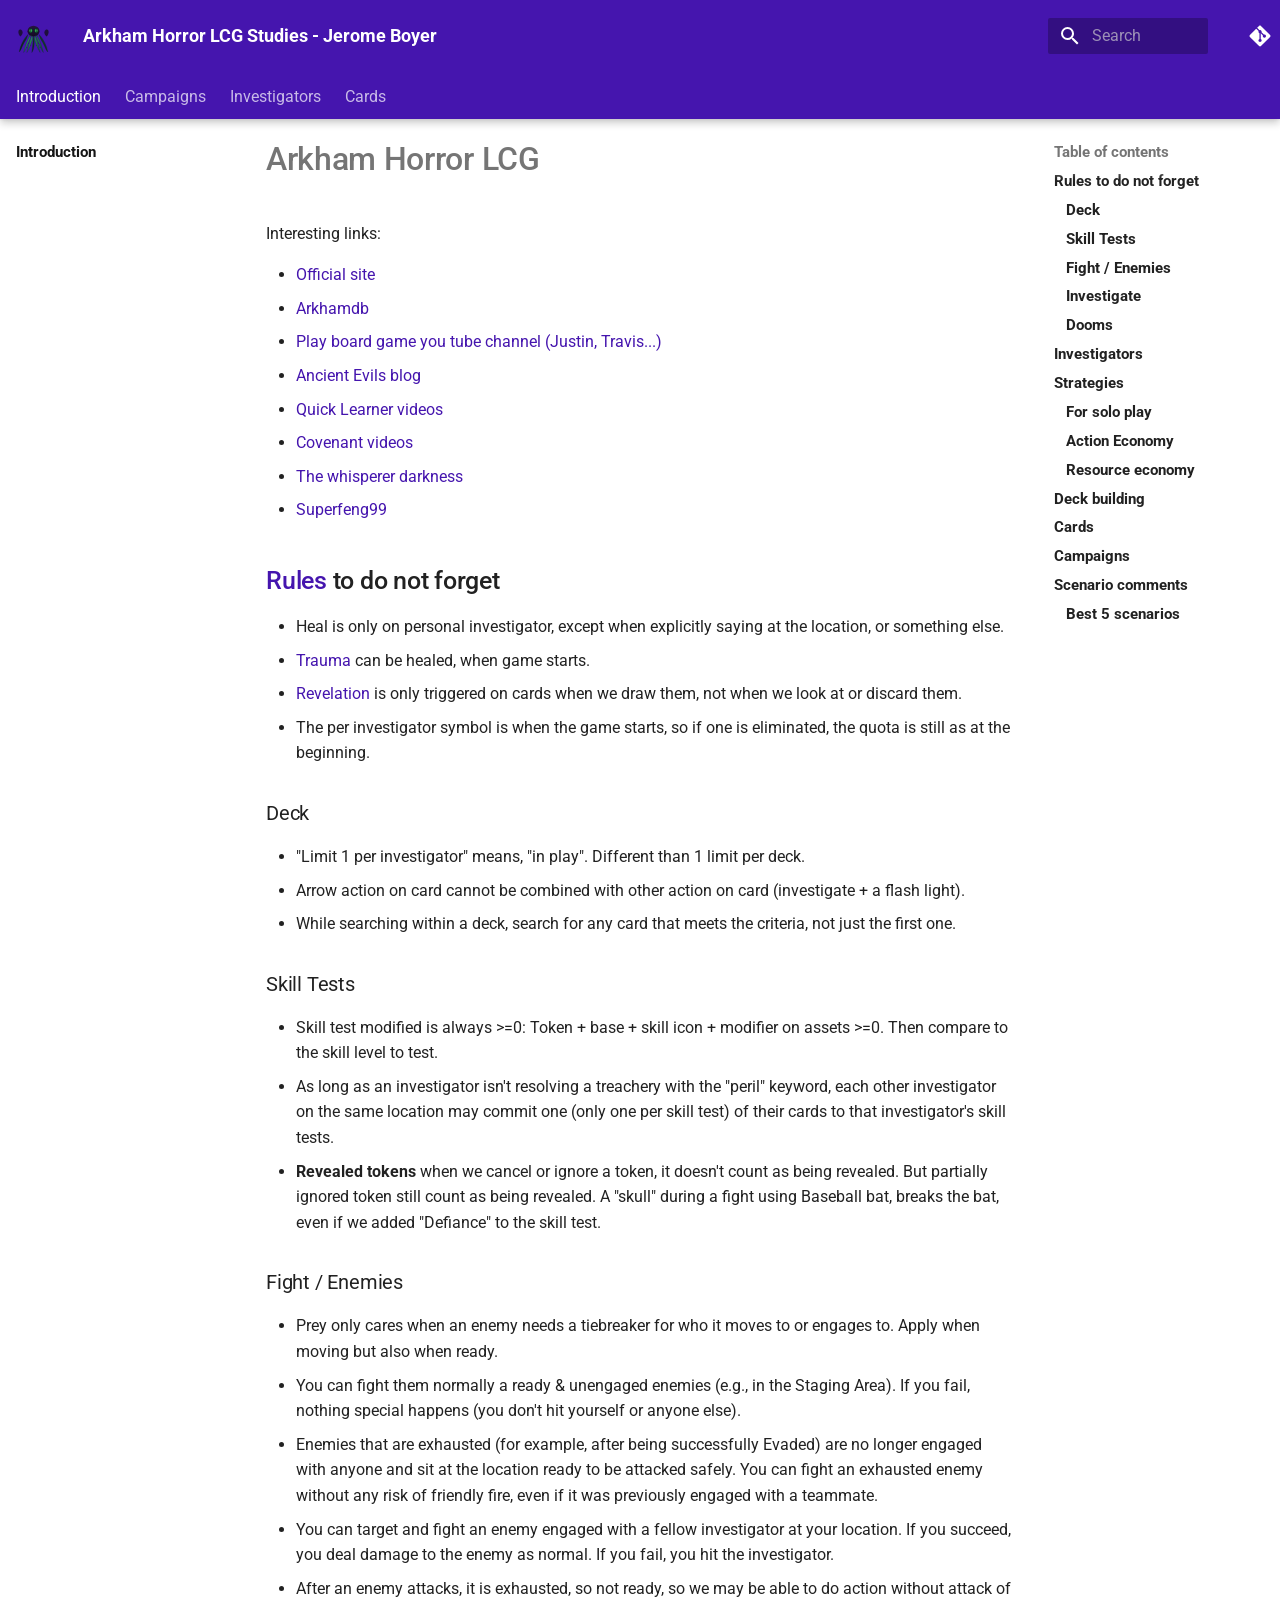
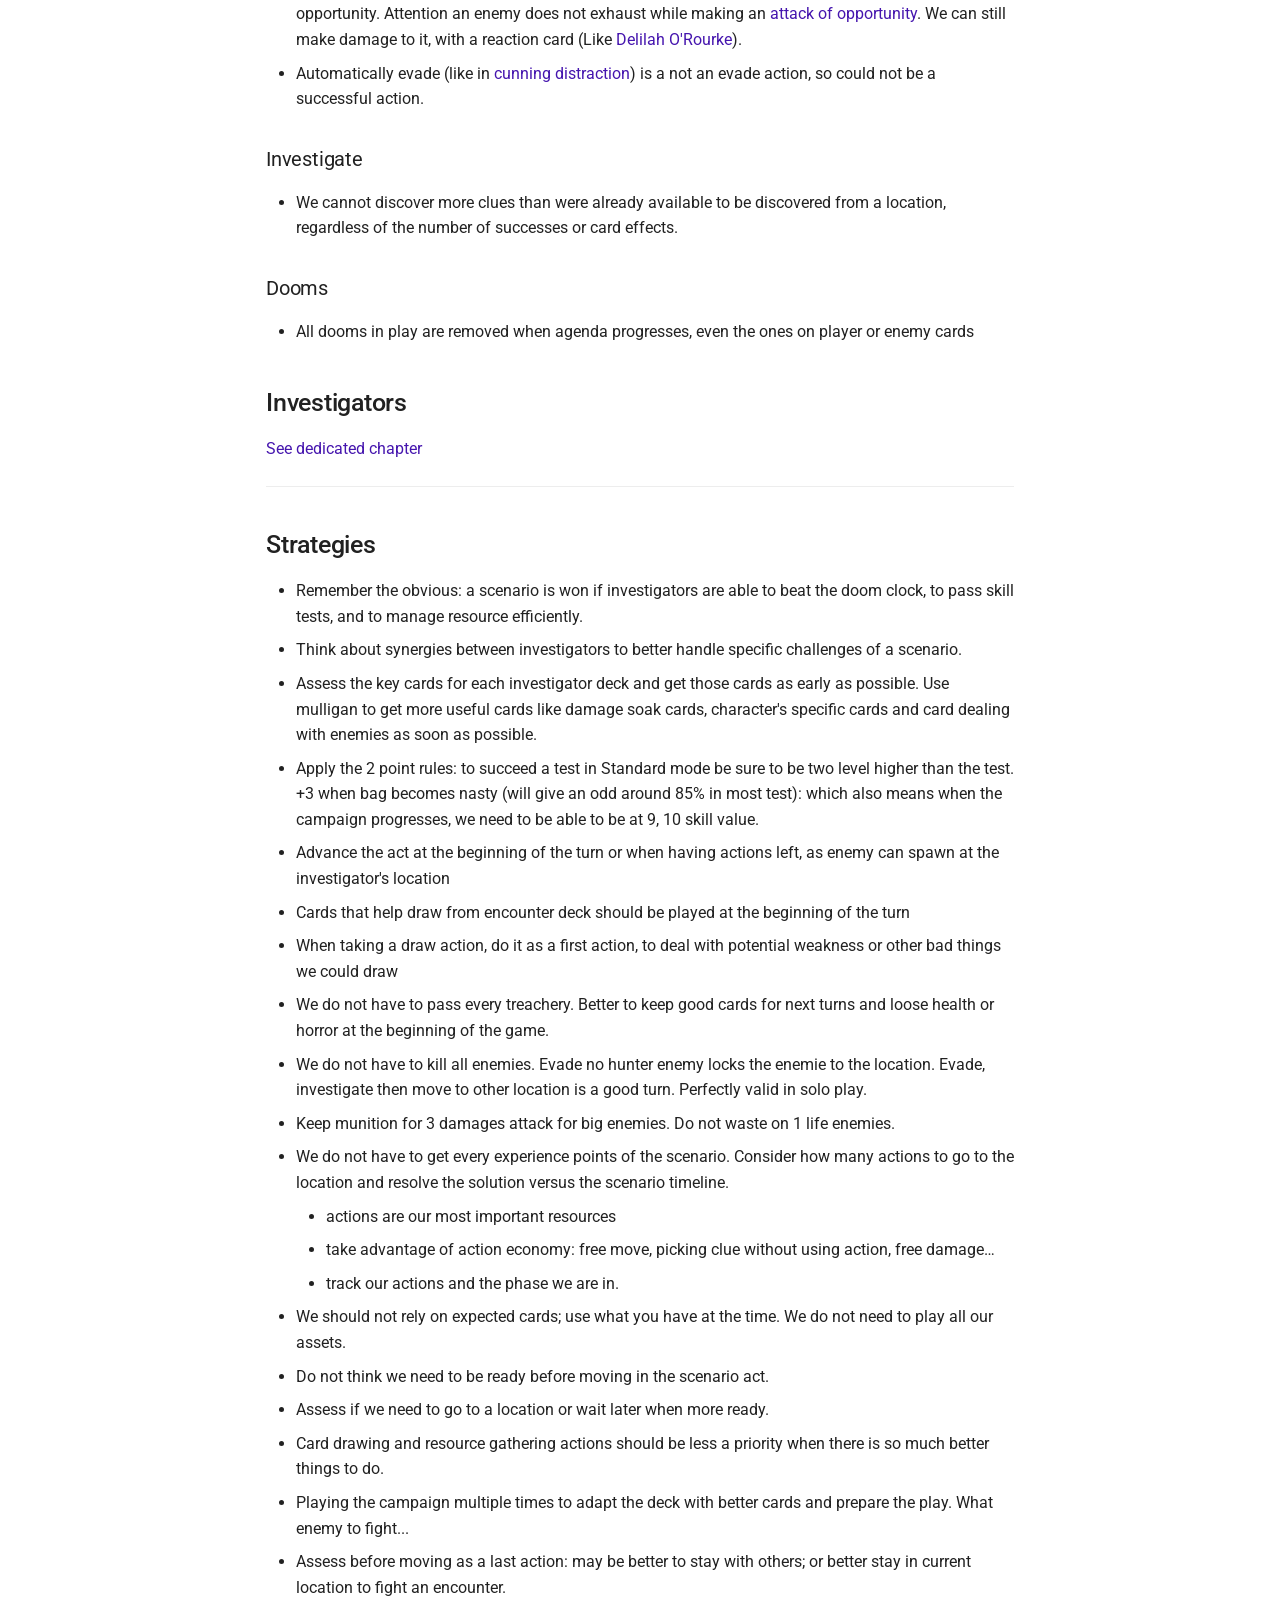
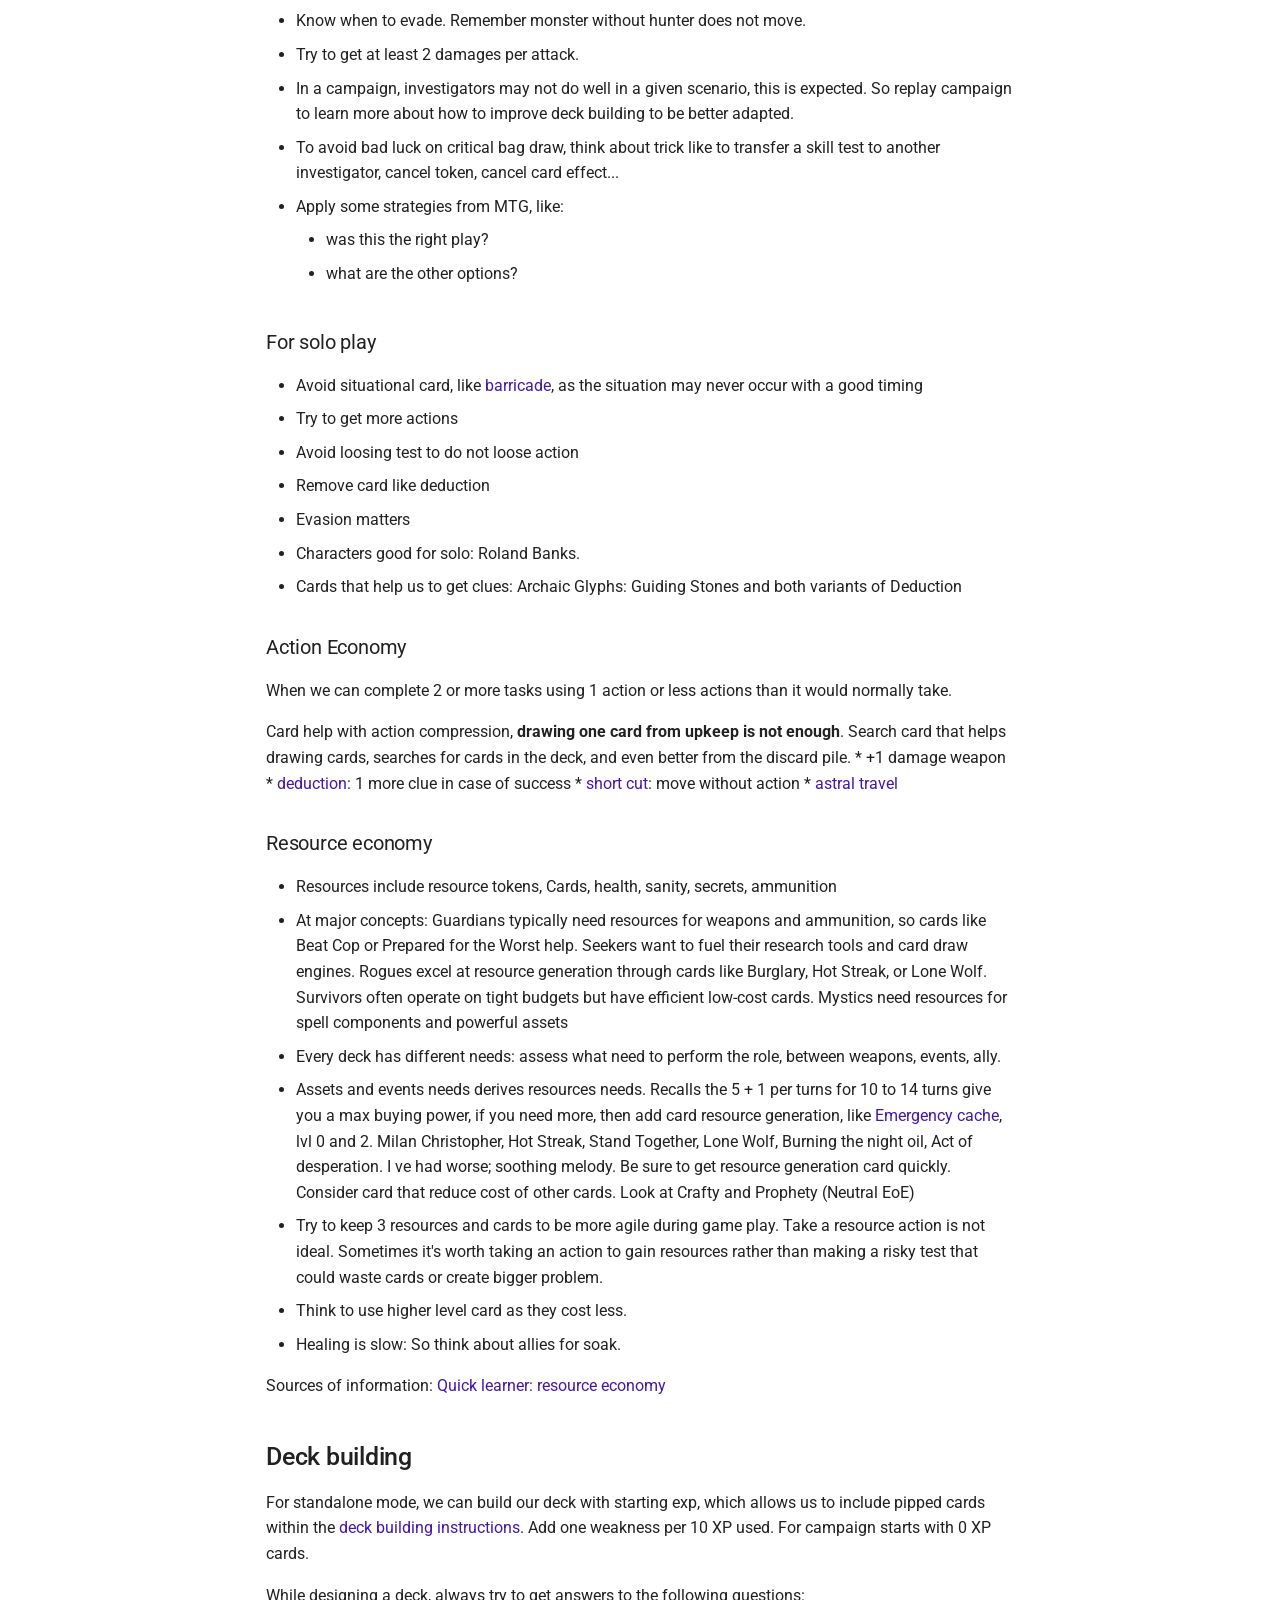
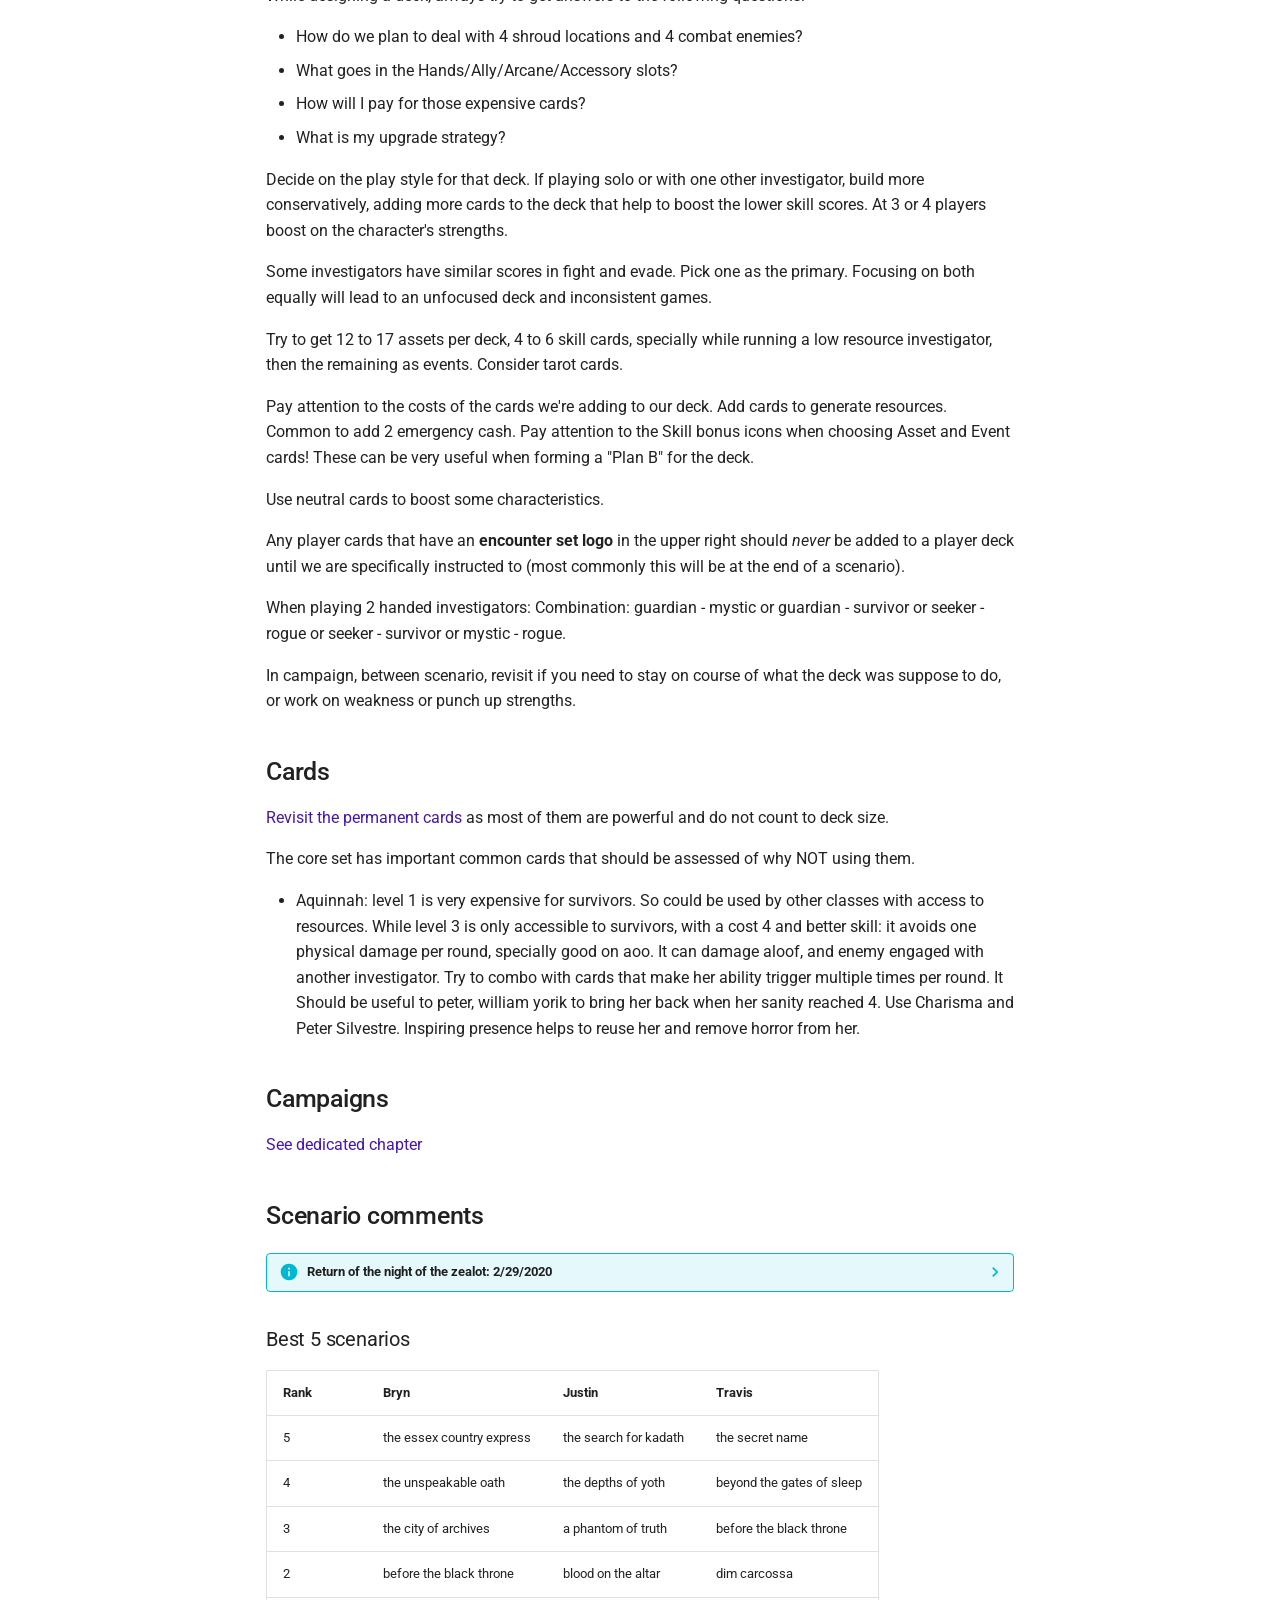
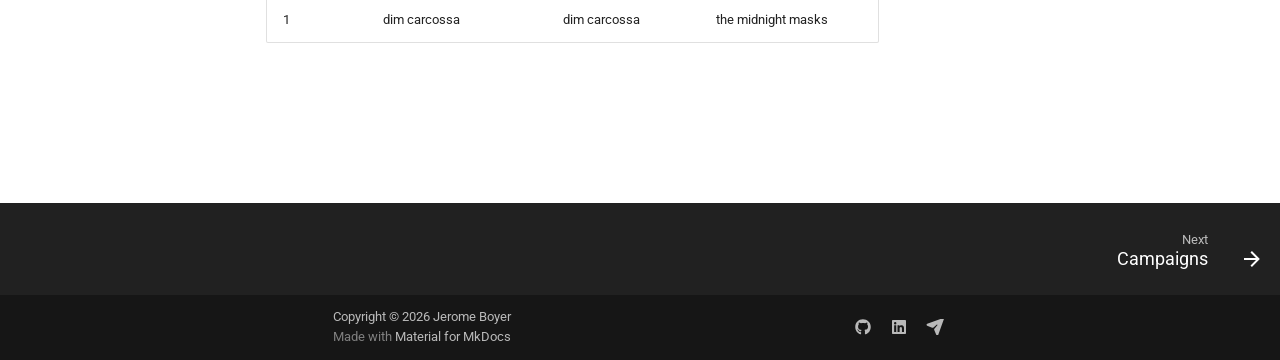
<file: index.html>
<!doctype html><html lang=en class=no-js> <head><meta charset=utf-8><meta name=viewport content="width=device-width,initial-scale=1"><link href=https://jbcodeforce.github.io/ah/ rel=canonical><link href=campaigns/ rel=next><link rel=icon href=assets/logo.svg><meta name=generator content="mkdocs-1.6.1, mkdocs-material-9.7.7"><title>Arkham Horror LCG - Arkham Horror LCG Studies - Jerome Boyer</title><link rel=stylesheet href=assets/stylesheets/main.ec1eaa64.min.css><link rel=stylesheet href=assets/stylesheets/palette.ab4e12ef.min.css><link rel=preconnect href=https://fonts.gstatic.com crossorigin><link rel=stylesheet href="https://fonts.googleapis.com/css?family=Roboto:300,300i,400,400i,700,700i%7CRoboto+Mono:400,400i,700,700i&display=fallback"><style>:root{--md-text-font:"Roboto";--md-code-font:"Roboto Mono"}</style><link rel=stylesheet href=extra.css><script>__md_scope=new URL(".",location),__md_hash=e=>[...e].reduce(((e,_)=>(e<<5)-e+_.charCodeAt(0)),0),__md_get=(e,_=localStorage,t=__md_scope)=>JSON.parse(_.getItem(t.pathname+"."+e)),__md_set=(e,_,t=localStorage,a=__md_scope)=>{try{t.setItem(a.pathname+"."+e,JSON.stringify(_))}catch(e){}}</script></head> <body dir=ltr data-md-color-scheme=default data-md-color-primary=indigo data-md-color-accent=indigo> <input class=md-toggle data-md-toggle=drawer type=checkbox id=__drawer autocomplete=off> <input class=md-toggle data-md-toggle=search type=checkbox id=__search autocomplete=off> <label class=md-overlay for=__drawer></label> <div data-md-component=skip> <a href=#arkham-horror-lcg class=md-skip> Skip to content </a> </div> <div data-md-component=announce> </div> <header class="md-header md-header--shadow md-header--lifted" data-md-component=header> <nav class="md-header__inner md-grid" aria-label=Header> <a href=. title="Arkham Horror LCG Studies - Jerome Boyer" class="md-header__button md-logo" aria-label="Arkham Horror LCG Studies - Jerome Boyer" data-md-component=logo> <img src=assets/logo.svg alt=logo> </a> <label class="md-header__button md-icon" for=__drawer> <svg xmlns=http://www.w3.org/2000/svg viewbox="0 0 24 24"><path d="M3 6h18v2H3zm0 5h18v2H3zm0 5h18v2H3z"/></svg> </label> <div class=md-header__title data-md-component=header-title> <div class=md-header__ellipsis> <div class=md-header__topic> <span class=md-ellipsis> Arkham Horror LCG Studies - Jerome Boyer </span> </div> <div class=md-header__topic data-md-component=header-topic> <span class=md-ellipsis> Arkham Horror LCG </span> </div> </div> </div> <label class="md-header__button md-icon" for=__search> <svg xmlns=http://www.w3.org/2000/svg viewbox="0 0 24 24"><path d="M9.5 3A6.5 6.5 0 0 1 16 9.5c0 1.61-.59 3.09-1.56 4.23l.27.27h.79l5 5-1.5 1.5-5-5v-.79l-.27-.27A6.52 6.52 0 0 1 9.5 16 6.5 6.5 0 0 1 3 9.5 6.5 6.5 0 0 1 9.5 3m0 2C7 5 5 7 5 9.5S7 14 9.5 14 14 12 14 9.5 12 5 9.5 5"/></svg> </label> <div class=md-search data-md-component=search role=dialog> <label class=md-search__overlay for=__search></label> <div class=md-search__inner role=search> <form class=md-search__form name=search> <input type=text class=md-search__input name=query aria-label=Search placeholder=Search autocapitalize=off autocorrect=off autocomplete=off spellcheck=false data-md-component=search-query required> <label class="md-search__icon md-icon" for=__search> <svg xmlns=http://www.w3.org/2000/svg viewbox="0 0 24 24"><path d="M9.5 3A6.5 6.5 0 0 1 16 9.5c0 1.61-.59 3.09-1.56 4.23l.27.27h.79l5 5-1.5 1.5-5-5v-.79l-.27-.27A6.52 6.52 0 0 1 9.5 16 6.5 6.5 0 0 1 3 9.5 6.5 6.5 0 0 1 9.5 3m0 2C7 5 5 7 5 9.5S7 14 9.5 14 14 12 14 9.5 12 5 9.5 5"/></svg> <svg xmlns=http://www.w3.org/2000/svg viewbox="0 0 24 24"><path d="M20 11v2H8l5.5 5.5-1.42 1.42L4.16 12l7.92-7.92L13.5 5.5 8 11z"/></svg> </label> <nav class=md-search__options aria-label=Search> <button type=reset class="md-search__icon md-icon" title=Clear aria-label=Clear tabindex=-1> <svg xmlns=http://www.w3.org/2000/svg viewbox="0 0 24 24"><path d="M19 6.41 17.59 5 12 10.59 6.41 5 5 6.41 10.59 12 5 17.59 6.41 19 12 13.41 17.59 19 19 17.59 13.41 12z"/></svg> </button> </nav> <div class=md-search__suggest data-md-component=search-suggest></div> </form> <div class=md-search__output> <div class=md-search__scrollwrap tabindex=0 data-md-scrollfix> <div class=md-search-result data-md-component=search-result> <div class=md-search-result__meta> Initializing search </div> <ol class=md-search-result__list role=presentation></ol> </div> </div> </div> </div> </div> <div class=md-header__source> <a href=https://github.com/jbcodeforce/ah title="Go to repository" class=md-source data-md-component=source> <div class="md-source__icon md-icon"> <svg xmlns=http://www.w3.org/2000/svg viewbox="0 0 448 512"><!-- Font Awesome Free 7.1.0 by @fontawesome - https://fontawesome.com License - https://fontawesome.com/license/free (Icons: CC BY 4.0, Fonts: SIL OFL 1.1, Code: MIT License) Copyright 2025 Fonticons, Inc.--><path d="M439.6 236.1 244 40.5c-5.4-5.5-12.8-8.5-20.4-8.5s-15 3-20.4 8.4L162.5 81l51.5 51.5c27.1-9.1 52.7 16.8 43.4 43.7l49.7 49.7c34.2-11.8 61.2 31 35.5 56.7-26.5 26.5-70.2-2.9-56-37.3L240.3 199v121.9c25.3 12.5 22.3 41.8 9.1 55-6.4 6.4-15.2 10.1-24.3 10.1s-17.8-3.6-24.3-10.1c-17.6-17.6-11.1-46.9 11.2-56v-123c-20.8-8.5-24.6-30.7-18.6-45L142.6 101 8.5 235.1C3 240.6 0 247.9 0 255.5s3 15 8.5 20.4l195.6 195.7c5.4 5.4 12.7 8.4 20.4 8.4s15-3 20.4-8.4l194.7-194.7c5.4-5.4 8.4-12.8 8.4-20.4s-3-15-8.4-20.4"/></svg> </div> <div class=md-source__repository> GitHub </div> </a> </div> </nav> <nav class=md-tabs aria-label=Tabs data-md-component=tabs> <div class=md-grid> <ul class=md-tabs__list> <li class="md-tabs__item md-tabs__item--active"> <a href=. class=md-tabs__link> Introduction </a> </li> <li class=md-tabs__item> <a href=campaigns/ class=md-tabs__link> Campaigns </a> </li> <li class=md-tabs__item> <a href=investigators/ class=md-tabs__link> Investigators </a> </li> <li class=md-tabs__item> <a href=cards/ class=md-tabs__link> Cards </a> </li> </ul> </div> </nav> </header> <div class=md-container data-md-component=container> <main class=md-main data-md-component=main> <div class="md-main__inner md-grid"> <div class="md-sidebar md-sidebar--primary" data-md-component=sidebar data-md-type=navigation> <div class=md-sidebar__scrollwrap> <div class=md-sidebar__inner> <nav class="md-nav md-nav--primary md-nav--lifted" aria-label=Navigation data-md-level=0> <label class=md-nav__title for=__drawer> <a href=. title="Arkham Horror LCG Studies - Jerome Boyer" class="md-nav__button md-logo" aria-label="Arkham Horror LCG Studies - Jerome Boyer" data-md-component=logo> <img src=assets/logo.svg alt=logo> </a> Arkham Horror LCG Studies - Jerome Boyer </label> <div class=md-nav__source> <a href=https://github.com/jbcodeforce/ah title="Go to repository" class=md-source data-md-component=source> <div class="md-source__icon md-icon"> <svg xmlns=http://www.w3.org/2000/svg viewbox="0 0 448 512"><!-- Font Awesome Free 7.1.0 by @fontawesome - https://fontawesome.com License - https://fontawesome.com/license/free (Icons: CC BY 4.0, Fonts: SIL OFL 1.1, Code: MIT License) Copyright 2025 Fonticons, Inc.--><path d="M439.6 236.1 244 40.5c-5.4-5.5-12.8-8.5-20.4-8.5s-15 3-20.4 8.4L162.5 81l51.5 51.5c27.1-9.1 52.7 16.8 43.4 43.7l49.7 49.7c34.2-11.8 61.2 31 35.5 56.7-26.5 26.5-70.2-2.9-56-37.3L240.3 199v121.9c25.3 12.5 22.3 41.8 9.1 55-6.4 6.4-15.2 10.1-24.3 10.1s-17.8-3.6-24.3-10.1c-17.6-17.6-11.1-46.9 11.2-56v-123c-20.8-8.5-24.6-30.7-18.6-45L142.6 101 8.5 235.1C3 240.6 0 247.9 0 255.5s3 15 8.5 20.4l195.6 195.7c5.4 5.4 12.7 8.4 20.4 8.4s15-3 20.4-8.4l194.7-194.7c5.4-5.4 8.4-12.8 8.4-20.4s-3-15-8.4-20.4"/></svg> </div> <div class=md-source__repository> GitHub </div> </a> </div> <ul class=md-nav__list data-md-scrollfix> <li class="md-nav__item md-nav__item--active"> <input class="md-nav__toggle md-toggle" type=checkbox id=__toc> <label class="md-nav__link md-nav__link--active" for=__toc> <span class=md-ellipsis> Introduction </span> <span class="md-nav__icon md-icon"></span> </label> <a href=. class="md-nav__link md-nav__link--active"> <span class=md-ellipsis> Introduction </span> </a> <nav class="md-nav md-nav--secondary" aria-label="Table of contents"> <label class=md-nav__title for=__toc> <span class="md-nav__icon md-icon"></span> Table of contents </label> <ul class=md-nav__list data-md-component=toc data-md-scrollfix> <li class=md-nav__item> <a href=#rules-to-do-not-forget class=md-nav__link> <span class=md-ellipsis> Rules to do not forget </span> </a> <nav class=md-nav aria-label="Rules to do not forget"> <ul class=md-nav__list> <li class=md-nav__item> <a href=#deck class=md-nav__link> <span class=md-ellipsis> Deck </span> </a> </li> <li class=md-nav__item> <a href=#skill-tests class=md-nav__link> <span class=md-ellipsis> Skill Tests </span> </a> </li> <li class=md-nav__item> <a href=#fight-enemies class=md-nav__link> <span class=md-ellipsis> Fight / Enemies </span> </a> </li> <li class=md-nav__item> <a href=#investigate class=md-nav__link> <span class=md-ellipsis> Investigate </span> </a> </li> <li class=md-nav__item> <a href=#dooms class=md-nav__link> <span class=md-ellipsis> Dooms </span> </a> </li> </ul> </nav> </li> <li class=md-nav__item> <a href=#investigators class=md-nav__link> <span class=md-ellipsis> Investigators </span> </a> </li> <li class=md-nav__item> <a href=#strategies class=md-nav__link> <span class=md-ellipsis> Strategies </span> </a> <nav class=md-nav aria-label=Strategies> <ul class=md-nav__list> <li class=md-nav__item> <a href=#for-solo-play class=md-nav__link> <span class=md-ellipsis> For solo play </span> </a> </li> <li class=md-nav__item> <a href=#action-economy class=md-nav__link> <span class=md-ellipsis> Action Economy </span> </a> </li> <li class=md-nav__item> <a href=#resource-economy class=md-nav__link> <span class=md-ellipsis> Resource economy </span> </a> </li> </ul> </nav> </li> <li class=md-nav__item> <a href=#deck-building class=md-nav__link> <span class=md-ellipsis> Deck building </span> </a> </li> <li class=md-nav__item> <a href=#cards class=md-nav__link> <span class=md-ellipsis> Cards </span> </a> </li> <li class=md-nav__item> <a href=#campaigns class=md-nav__link> <span class=md-ellipsis> Campaigns </span> </a> </li> <li class=md-nav__item> <a href=#scenario-comments class=md-nav__link> <span class=md-ellipsis> Scenario comments </span> </a> <nav class=md-nav aria-label="Scenario comments"> <ul class=md-nav__list> <li class=md-nav__item> <a href=#best-5-scenarios class=md-nav__link> <span class=md-ellipsis> Best 5 scenarios </span> </a> </li> </ul> </nav> </li> </ul> </nav> </li> <li class=md-nav__item> <a href=campaigns/ class=md-nav__link> <span class=md-ellipsis> Campaigns </span> </a> </li> <li class="md-nav__item md-nav__item--nested"> <input class="md-nav__toggle md-toggle " type=checkbox id=__nav_3> <label class=md-nav__link for=__nav_3 id=__nav_3_label tabindex=0> <span class=md-ellipsis> Investigators </span> <span class="md-nav__icon md-icon"></span> </label> <nav class=md-nav data-md-level=1 aria-labelledby=__nav_3_label aria-expanded=false> <label class=md-nav__title for=__nav_3> <span class="md-nav__icon md-icon"></span> Investigators </label> <ul class=md-nav__list data-md-scrollfix> <li class=md-nav__item> <a href=investigators/ class=md-nav__link> <span class=md-ellipsis> Investigator List </span> </a> </li> <li class=md-nav__item> <a href=investigators/a_zorzi/ class=md-nav__link> <span class=md-ellipsis> Alessandra Zori </span> </a> </li> <li class=md-nav__item> <a href=investigators/agatha_crane/ class=md-nav__link> <span class=md-ellipsis> Agatha Crane </span> </a> </li> <li class=md-nav__item> <a href=investigators/hans_samson/ class=md-nav__link> <span class=md-ellipsis> Hans Samson </span> </a> </li> <li class=md-nav__item> <a href=investigators/marion_tavares/ class=md-nav__link> <span class=md-ellipsis> Marion Tavares </span> </a> </li> </ul> </nav> </li> <li class=md-nav__item> <a href=cards/ class=md-nav__link> <span class=md-ellipsis> Cards </span> </a> </li> </ul> </nav> </div> </div> </div> <div class="md-sidebar md-sidebar--secondary" data-md-component=sidebar data-md-type=toc> <div class=md-sidebar__scrollwrap> <div class=md-sidebar__inner> <nav class="md-nav md-nav--secondary" aria-label="Table of contents"> <label class=md-nav__title for=__toc> <span class="md-nav__icon md-icon"></span> Table of contents </label> <ul class=md-nav__list data-md-component=toc data-md-scrollfix> <li class=md-nav__item> <a href=#rules-to-do-not-forget class=md-nav__link> <span class=md-ellipsis> Rules to do not forget </span> </a> <nav class=md-nav aria-label="Rules to do not forget"> <ul class=md-nav__list> <li class=md-nav__item> <a href=#deck class=md-nav__link> <span class=md-ellipsis> Deck </span> </a> </li> <li class=md-nav__item> <a href=#skill-tests class=md-nav__link> <span class=md-ellipsis> Skill Tests </span> </a> </li> <li class=md-nav__item> <a href=#fight-enemies class=md-nav__link> <span class=md-ellipsis> Fight / Enemies </span> </a> </li> <li class=md-nav__item> <a href=#investigate class=md-nav__link> <span class=md-ellipsis> Investigate </span> </a> </li> <li class=md-nav__item> <a href=#dooms class=md-nav__link> <span class=md-ellipsis> Dooms </span> </a> </li> </ul> </nav> </li> <li class=md-nav__item> <a href=#investigators class=md-nav__link> <span class=md-ellipsis> Investigators </span> </a> </li> <li class=md-nav__item> <a href=#strategies class=md-nav__link> <span class=md-ellipsis> Strategies </span> </a> <nav class=md-nav aria-label=Strategies> <ul class=md-nav__list> <li class=md-nav__item> <a href=#for-solo-play class=md-nav__link> <span class=md-ellipsis> For solo play </span> </a> </li> <li class=md-nav__item> <a href=#action-economy class=md-nav__link> <span class=md-ellipsis> Action Economy </span> </a> </li> <li class=md-nav__item> <a href=#resource-economy class=md-nav__link> <span class=md-ellipsis> Resource economy </span> </a> </li> </ul> </nav> </li> <li class=md-nav__item> <a href=#deck-building class=md-nav__link> <span class=md-ellipsis> Deck building </span> </a> </li> <li class=md-nav__item> <a href=#cards class=md-nav__link> <span class=md-ellipsis> Cards </span> </a> </li> <li class=md-nav__item> <a href=#campaigns class=md-nav__link> <span class=md-ellipsis> Campaigns </span> </a> </li> <li class=md-nav__item> <a href=#scenario-comments class=md-nav__link> <span class=md-ellipsis> Scenario comments </span> </a> <nav class=md-nav aria-label="Scenario comments"> <ul class=md-nav__list> <li class=md-nav__item> <a href=#best-5-scenarios class=md-nav__link> <span class=md-ellipsis> Best 5 scenarios </span> </a> </li> </ul> </nav> </li> </ul> </nav> </div> </div> </div> <div class=md-content data-md-component=content> <article class="md-content__inner md-typeset"> <h1 id=arkham-horror-lcg>Arkham Horror LCG<a class=headerlink href=#arkham-horror-lcg title="Permanent link">&para;</a></h1> <p>Interesting links:</p> <ul> <li><a href=https://www.fantasyflightgames.com/en/products/arkham-horror-the-card-game/ >Official site</a></li> <li><a href=https://arkhamdb.com>Arkhamdb</a></li> <li><a href=https://www.youtube.com/@PlayingBoardGames>Play board game you tube channel (Justin, Travis...)</a></li> <li><a href=https://derbk.com/ancientevils/ >Ancient Evils blog</a></li> <li><a href=https://www.youtube.com/@Quick_Learner/videos>Quick Learner videos</a></li> <li><a href="https://www.youtube.com/playlist?list=PLmHifZPFC_JsRF8Zrav13ESRNaEJ6i967">Covenant videos</a></li> <li><a href=https://www.youtube.com/@TheWhispererinDarkness>The whisperer darkness</a></li> <li><a href=https://www.youtube.com/@superfeng99/videos>Superfeng99</a></li> </ul> <h2 id=rules-to-do-not-forget><a href=https://arkhamdb.com/rules>Rules</a> to do not forget<a class=headerlink href=#rules-to-do-not-forget title="Permanent link">&para;</a></h2> <ul> <li>Heal is only on personal investigator, except when explicitly saying at the location, or something else.</li> <li><a href=https://arkhamdb.com/rules#Trauma>Trauma</a> can be healed, when game starts.</li> <li><a href=https://arkhamdb.com/rules#Revelation>Revelation</a> is only triggered on cards when we draw them, not when we look at or discard them.</li> <li>The per investigator symbol is when the game starts, so if one is eliminated, the quota is still as at the beginning.</li> </ul> <h3 id=deck>Deck<a class=headerlink href=#deck title="Permanent link">&para;</a></h3> <ul> <li>"Limit 1 per investigator" means, "in play". Different than 1 limit per deck.</li> <li>Arrow action on card cannot be combined with other action on card (investigate + a flash light).</li> <li>While searching within a deck, search for any card that meets the criteria, not just the first one.</li> </ul> <h3 id=skill-tests>Skill Tests<a class=headerlink href=#skill-tests title="Permanent link">&para;</a></h3> <ul> <li>Skill test modified is always &gt;=0: Token + base + skill icon + modifier on assets &gt;=0. Then compare to the skill level to test.</li> <li>As long as an investigator isn't resolving a treachery with the "peril" keyword, each other investigator on the same location may commit one (only one per skill test) of their cards to that investigator's skill tests.</li> <li><strong>Revealed tokens</strong> when we cancel or ignore a token, it doesn't count as being revealed. But partially ignored token still count as being revealed. A "skull" during a fight using Baseball bat, breaks the bat, even if we added "Defiance" to the skill test.</li> </ul> <h3 id=fight-enemies>Fight / Enemies<a class=headerlink href=#fight-enemies title="Permanent link">&para;</a></h3> <ul> <li>Prey only cares when an enemy needs a tiebreaker for who it moves to or engages to. Apply when moving but also when ready.</li> <li>You can fight them normally a ready &amp; unengaged enemies (e.g., in the Staging Area). If you fail, nothing special happens (you don't hit yourself or anyone else).</li> <li>Enemies that are exhausted (for example, after being successfully Evaded) are no longer engaged with anyone and sit at the location ready to be attacked safely. You can fight an exhausted enemy without any risk of friendly fire, even if it was previously engaged with a teammate. </li> <li>You can target and fight an enemy engaged with a fellow investigator at your location. If you succeed, you deal damage to the enemy as normal. If you fail, you hit the investigator.</li> <li>After an enemy attacks, it is exhausted, so not ready, so we may be able to do action without attack of opportunity. Attention an enemy does not exhaust while making an <a href=https://arkhamdb.com/rules#Attack_of_Opportunity>attack of opportunity</a>. We can still make damage to it, with a reaction card (Like <a href=https://arkhamdb.com/card/06281>Delilah O'Rourke</a>).</li> <li>Automatically evade (like in <a href=https://arkhamdb.com/card/01078>cunning distraction</a>) is a not an evade action, so could not be a successful action. </li> </ul> <h3 id=investigate>Investigate<a class=headerlink href=#investigate title="Permanent link">&para;</a></h3> <ul> <li>We cannot discover more clues than were already available to be discovered from a location, regardless of the number of successes or card effects.</li> </ul> <h3 id=dooms>Dooms<a class=headerlink href=#dooms title="Permanent link">&para;</a></h3> <ul> <li>All dooms in play are removed when agenda progresses, even the ones on player or enemy cards</li> </ul> <h2 id=investigators>Investigators<a class=headerlink href=#investigators title="Permanent link">&para;</a></h2> <p><a href=investigators/ >See dedicated chapter</a></p> <hr> <h2 id=strategies>Strategies<a class=headerlink href=#strategies title="Permanent link">&para;</a></h2> <ul> <li>Remember the obvious: a scenario is won if investigators are able to beat the doom clock, to pass skill tests, and to manage resource efficiently.</li> <li>Think about synergies between investigators to better handle specific challenges of a scenario.</li> <li>Assess the key cards for each investigator deck and get those cards as early as possible. Use mulligan to get more useful cards like damage soak cards, character's specific cards and card dealing with enemies as soon as possible. </li> <li>Apply the 2 point rules: to succeed a test in Standard mode be sure to be two level higher than the test. +3 when bag becomes nasty (will give an odd around 85% in most test): which also means when the campaign progresses, we need to be able to be at 9, 10 skill value.</li> <li>Advance the act at the beginning of the turn or when having actions left, as enemy can spawn at the investigator's location</li> <li>Cards that help draw from encounter deck should be played at the beginning of the turn</li> <li>When taking a draw action, do it as a first action, to deal with potential weakness or other bad things we could draw</li> <li>We do not have to pass every treachery. Better to keep good cards for next turns and loose health or horror at the beginning of the game.</li> <li>We do not have to kill all enemies. Evade no hunter enemy locks the enemie to the location. Evade, investigate then move to other location is a good turn. Perfectly valid in solo play.</li> <li>Keep munition for 3 damages attack for big enemies. Do not waste on 1 life enemies.</li> <li> <p>We do not have to get every experience points of the scenario. Consider how many actions to go to the location and resolve the solution versus the scenario timeline.</p> <ul> <li>actions are our most important resources</li> <li>take advantage of action economy: free move, picking clue without using action, free damage…</li> <li>track our actions and the phase we are in.</li> </ul> </li> <li> <p>We should not rely on expected cards; use what you have at the time. We do not need to play all our assets.</p> </li> <li>Do not think we need to be ready before moving in the scenario act.</li> <li>Assess if we need to go to a location or wait later when more ready.</li> <li>Card drawing and resource gathering actions should be less a priority when there is so much better things to do.</li> <li>Playing the campaign multiple times to adapt the deck with better cards and prepare the play. What enemy to fight...</li> <li>Assess before moving as a last action: may be better to stay with others; or better stay in current location to fight an encounter.</li> <li>Know when to evade. Remember monster without hunter does not move. </li> <li>Try to get at least 2 damages per attack.</li> <li>In a campaign, investigators may not do well in a given scenario, this is expected. So replay campaign to learn more about how to improve deck building to be better adapted.</li> <li>To avoid bad luck on critical bag draw, think about trick like to transfer a skill test to another investigator, cancel token, cancel card effect...</li> <li> <p>Apply some strategies from MTG, like: </p> <ul> <li>was this the right play?</li> <li>what are the other options?</li> </ul> </li> </ul> <h3 id=for-solo-play>For solo play<a class=headerlink href=#for-solo-play title="Permanent link">&para;</a></h3> <ul> <li>Avoid situational card, like <a href=https://arkhamdb.com/card/01038>barricade</a>, as the situation may never occur with a good timing</li> <li>Try to get more actions</li> <li>Avoid loosing test to do not loose action</li> <li>Remove card like deduction</li> <li>Evasion matters</li> <li>Characters good for solo: Roland Banks. </li> <li>Cards that help us to get clues: Archaic Glyphs: Guiding Stones and both variants of Deduction</li> </ul> <h3 id=action-economy>Action Economy<a class=headerlink href=#action-economy title="Permanent link">&para;</a></h3> <p>When we can complete 2 or more tasks using 1 action or less actions than it would normally take.</p> <p>Card help with action compression, <strong>drawing one card from upkeep is not enough</strong>. Search card that helps drawing cards, searches for cards in the deck, and even better from the discard pile. * +1 damage weapon * <a href=https://arkhamdb.com/card/02150>deduction</a>: 1 more clue in case of success * <a href="https://arkhamdb.com/find?q=short+cut&sort=set&view=card&decks=all&spoilers=hide">short cut</a>: move without action * <a href=https://arkhamdb.com/card/03034>astral travel</a> </p> <h3 id=resource-economy>Resource economy<a class=headerlink href=#resource-economy title="Permanent link">&para;</a></h3> <ul> <li>Resources include resource tokens, Cards, health, sanity, secrets, ammunition </li> <li>At major concepts: Guardians typically need resources for weapons and ammunition, so cards like Beat Cop or Prepared for the Worst help. Seekers want to fuel their research tools and card draw engines. Rogues excel at resource generation through cards like Burglary, Hot Streak, or Lone Wolf. Survivors often operate on tight budgets but have efficient low-cost cards. Mystics need resources for spell components and powerful assets</li> <li>Every deck has different needs: assess what need to perform the role, between weapons, events, ally. </li> <li>Assets and events needs derives resources needs. Recalls the 5 + 1 per turns for 10 to 14 turns give you a max buying power, if you need more, then add card resource generation, like <a href>Emergency cache</a>, lvl 0 and 2. Milan Christopher, Hot Streak, Stand Together, Lone Wolf, Burning the night oil, Act of desperation. I ve had worse; soothing melody. Be sure to get resource generation card quickly. Consider card that reduce cost of other cards. Look at Crafty and Prophety (Neutral EoE)</li> <li>Try to keep 3 resources and cards to be more agile during game play. Take a resource action is not ideal. Sometimes it's worth taking an action to gain resources rather than making a risky test that could waste cards or create bigger problem.</li> <li>Think to use higher level card as they cost less.</li> <li>Healing is slow: So think about allies for soak. </li> </ul> <p>Sources of information: <a href="https://www.youtube.com/watch?v=AVLicWnVVxM">Quick learner: resource economy</a></p> <h2 id=deck-building>Deck building<a class=headerlink href=#deck-building title="Permanent link">&para;</a></h2> <p>For standalone mode, we can build our deck with starting exp, which allows us to include pipped cards within the <a href=https://arkhamdb.com/rules#Experience>deck building instructions</a>. Add one weakness per 10 XP used. For campaign starts with 0 XP cards.</p> <p>While designing a deck, always try to get answers to the following questions:</p> <ul> <li>How do we plan to deal with 4 shroud locations and 4 combat enemies?</li> <li>What goes in the Hands/Ally/Arcane/Accessory slots?</li> <li>How will I pay for those expensive cards?</li> <li>What is my upgrade strategy?</li> </ul> <p>Decide on the play style for that deck. If playing solo or with one other investigator, build more conservatively, adding more cards to the deck that help to boost the lower skill scores. At 3 or 4 players boost on the character's strengths.</p> <p>Some investigators have similar scores in fight and evade. Pick one as the primary. Focusing on both equally will lead to an unfocused deck and inconsistent games.</p> <p>Try to get 12 to 17 assets per deck, 4 to 6 skill cards, specially while running a low resource investigator, then the remaining as events. Consider tarot cards.</p> <p>Pay attention to the costs of the cards we're adding to our deck. Add cards to generate resources. Common to add 2 emergency cash. Pay attention to the Skill bonus icons when choosing Asset and Event cards! These can be very useful when forming a "Plan B" for the deck.</p> <p>Use neutral cards to boost some characteristics.</p> <p>Any player cards that have an <strong>encounter set logo</strong> in the upper right should <em>never</em> be added to a player deck until we are specifically instructed to (most commonly this will be at the end of a scenario).</p> <p>When playing 2 handed investigators: Combination: guardian - mystic or guardian - survivor or seeker - rogue or seeker - survivor or mystic - rogue.</p> <p>In campaign, between scenario, revisit if you need to stay on course of what the deck was suppose to do, or work on weakness or punch up strengths. </p> <h2 id=cards>Cards<a class=headerlink href=#cards title="Permanent link">&para;</a></h2> <p><a href="https://arkhamdb.com/find?q=x%3Apermanent&decks=player">Revisit the permanent cards</a> as most of them are powerful and do not count to deck size.</p> <p>The core set has important common cards that should be assessed of why NOT using them.</p> <ul> <li>Aquinnah: level 1 is very expensive for survivors. So could be used by other classes with access to resources. While level 3 is only accessible to survivors, with a cost 4 and better skill: it avoids one physical damage per round, specially good on aoo. It can damage aloof, and enemy engaged with another investigator. Try to combo with cards that make her ability trigger multiple times per round. It Should be useful to peter, william yorik to bring her back when her sanity reached 4. Use Charisma and Peter Silvestre. Inspiring presence helps to reuse her and remove horror from her.</li> </ul> <h2 id=campaigns>Campaigns<a class=headerlink href=#campaigns title="Permanent link">&para;</a></h2> <p><a href=campaigns/ >See dedicated chapter</a></p> <h2 id=scenario-comments>Scenario comments<a class=headerlink href=#scenario-comments title="Permanent link">&para;</a></h2> <details class="- info"> <summary>Return of the night of the zealot: 2/29/2020</summary> <p>with <a href=https://arkhamdb.com/deck/view/627017>Daisy Walker</a> and <a href=https://arkhamdb.com/deck/view/611917>Skid O’Toole</a>.</p> <ul> <li>Daisy and Skid get rid of the ghouls priest at the last turn.</li> <li>Lita Chantler burns the house to the ground. and joins Daisy to work on enemies</li> <li>Daisy has 2 traumas after the gathering</li> <li>The team gets insight into the hidden world of the Mythos: total victory: 6 VP for gouls 2 VP location + 2 = 10 VPs</li> <li>Daisy spent 6 xp and skids 10 xp</li> <li>The midnight masks: R2. </li> <li>Cultists we interrogated: ruth turner, peter warren</li> <li>Cultists who got away: bill cooper, herman collins, victoria devereux, jeremiah pierce</li> <li>It is past midnight</li> <li>5xp but skids has his hospital debts so only 3xps for him</li> <li>Ghoul priest is still alive.</li> <li>The cult worships Umordhoth a monstrous entity from another realm. But we discovered that lita sets this event in motion. From a journal possessed by the cultist, there is a dark ritual to be performed in the wood of south Arkham to bring umordhoth back.</li> </ul> </details> <h3 id=best-5-scenarios>Best 5 scenarios<a class=headerlink href=#best-5-scenarios title="Permanent link">&para;</a></h3> <table> <thead> <tr> <th>Rank</th> <th>Bryn</th> <th>Justin</th> <th>Travis</th> </tr> </thead> <tbody> <tr> <td>5</td> <td>the essex country express</td> <td>the search for kadath</td> <td>the secret name</td> </tr> <tr> <td>4</td> <td>the unspeakable oath</td> <td>the depths of yoth</td> <td>beyond the gates of sleep</td> </tr> <tr> <td>3</td> <td>the city of archives</td> <td>a phantom of truth</td> <td>before the black throne</td> </tr> <tr> <td>2</td> <td>before the black throne</td> <td>blood on the altar</td> <td>dim carcossa</td> </tr> <tr> <td>1</td> <td>dim carcossa</td> <td>dim carcossa</td> <td>the midnight masks</td> </tr> </tbody> </table> </article> </div> <script>var tabs=__md_get("__tabs");if(Array.isArray(tabs))e:for(var set of document.querySelectorAll(".tabbed-set")){var labels=set.querySelector(".tabbed-labels");for(var tab of tabs)for(var label of labels.getElementsByTagName("label"))if(label.innerText.trim()===tab){var input=document.getElementById(label.htmlFor);input.checked=!0;continue e}}</script> <script>var target=document.getElementById(location.hash.slice(1));target&&target.name&&(target.checked=target.name.startsWith("__tabbed_"))</script> </div> <button type=button class="md-top md-icon" data-md-component=top hidden> <svg xmlns=http://www.w3.org/2000/svg viewbox="0 0 24 24"><path d="M13 20h-2V8l-5.5 5.5-1.42-1.42L12 4.16l7.92 7.92-1.42 1.42L13 8z"/></svg> Back to top </button> </main> <footer class=md-footer> <nav class="md-footer__inner md-grid" aria-label=Footer> <a href=campaigns/ class="md-footer__link md-footer__link--next" aria-label="Next: Campaigns"> <div class=md-footer__title> <span class=md-footer__direction> Next </span> <div class=md-ellipsis> Campaigns </div> </div> <div class="md-footer__button md-icon"> <svg xmlns=http://www.w3.org/2000/svg viewbox="0 0 24 24"><path d="M4 11v2h12l-5.5 5.5 1.42 1.42L19.84 12l-7.92-7.92L10.5 5.5 16 11z"/></svg> </div> </a> </nav> <div class="md-footer-meta md-typeset"> <div class="md-footer-meta__inner md-grid"> <div class=md-copyright> <div class=md-copyright__highlight> Copyright &copy; 2026 Jerome Boyer </div> Made with <a href=https://squidfunk.github.io/mkdocs-material/ target=_blank rel=noopener> Material for MkDocs </a> </div> <div class=md-social> <a href=https://github.com/jbcodeforce target=_blank rel=noopener title=github.com class=md-social__link> <svg xmlns=http://www.w3.org/2000/svg viewbox="0 0 512 512"><!-- Font Awesome Free 7.1.0 by @fontawesome - https://fontawesome.com License - https://fontawesome.com/license/free (Icons: CC BY 4.0, Fonts: SIL OFL 1.1, Code: MIT License) Copyright 2025 Fonticons, Inc.--><path d="M173.9 397.4c0 2-2.3 3.6-5.2 3.6-3.3.3-5.6-1.3-5.6-3.6 0-2 2.3-3.6 5.2-3.6 3-.3 5.6 1.3 5.6 3.6m-31.1-4.5c-.7 2 1.3 4.3 4.3 4.9 2.6 1 5.6 0 6.2-2s-1.3-4.3-4.3-5.2c-2.6-.7-5.5.3-6.2 2.3m44.2-1.7c-2.9.7-4.9 2.6-4.6 4.9.3 2 2.9 3.3 5.9 2.6 2.9-.7 4.9-2.6 4.6-4.6-.3-1.9-3-3.2-5.9-2.9M252.8 8C114.1 8 8 113.3 8 252c0 110.9 69.8 205.8 169.5 239.2 12.8 2.3 17.3-5.6 17.3-12.1 0-6.2-.3-40.4-.3-61.4 0 0-70 15-84.7-29.8 0 0-11.4-29.1-27.8-36.6 0 0-22.9-15.7 1.6-15.4 0 0 24.9 2 38.6 25.8 21.9 38.6 58.6 27.5 72.9 20.9 2.3-16 8.8-27.1 16-33.7-55.9-6.2-112.3-14.3-112.3-110.5 0-27.5 7.6-41.3 23.6-58.9-2.6-6.5-11.1-33.3 2.6-67.9 20.9-6.5 69 27 69 27 20-5.6 41.5-8.5 62.8-8.5s42.8 2.9 62.8 8.5c0 0 48.1-33.6 69-27 13.7 34.7 5.2 61.4 2.6 67.9 16 17.7 25.8 31.5 25.8 58.9 0 96.5-58.9 104.2-114.8 110.5 9.2 7.9 17 22.9 17 46.4 0 33.7-.3 75.4-.3 83.6 0 6.5 4.6 14.4 17.3 12.1C436.2 457.8 504 362.9 504 252 504 113.3 391.5 8 252.8 8M105.2 352.9c-1.3 1-1 3.3.7 5.2 1.6 1.6 3.9 2.3 5.2 1 1.3-1 1-3.3-.7-5.2-1.6-1.6-3.9-2.3-5.2-1m-10.8-8.1c-.7 1.3.3 2.9 2.3 3.9 1.6 1 3.6.7 4.3-.7.7-1.3-.3-2.9-2.3-3.9-2-.6-3.6-.3-4.3.7m32.4 35.6c-1.6 1.3-1 4.3 1.3 6.2 2.3 2.3 5.2 2.6 6.5 1 1.3-1.3.7-4.3-1.3-6.2-2.2-2.3-5.2-2.6-6.5-1m-11.4-14.7c-1.6 1-1.6 3.6 0 5.9s4.3 3.3 5.6 2.3c1.6-1.3 1.6-3.9 0-6.2-1.4-2.3-4-3.3-5.6-2"/></svg> </a> <a href=https://linkedin.com/in/jeromeboyer target=_blank rel=noopener title=linkedin.com class=md-social__link> <svg xmlns=http://www.w3.org/2000/svg viewbox="0 0 448 512"><!-- Font Awesome Free 7.1.0 by @fontawesome - https://fontawesome.com License - https://fontawesome.com/license/free (Icons: CC BY 4.0, Fonts: SIL OFL 1.1, Code: MIT License) Copyright 2025 Fonticons, Inc.--><path d="M416 32H31.9C14.3 32 0 46.5 0 64.3v383.4C0 465.5 14.3 480 31.9 480H416c17.6 0 32-14.5 32-32.3V64.3c0-17.8-14.4-32.3-32-32.3M135.4 416H69V202.2h66.5V416zM102.2 96a38.5 38.5 0 1 1 0 77 38.5 38.5 0 1 1 0-77m282.1 320h-66.4V312c0-24.8-.5-56.7-34.5-56.7-34.6 0-39.9 27-39.9 54.9V416h-66.4V202.2h63.7v29.2h.9c8.9-16.8 30.6-34.5 62.9-34.5 67.2 0 79.7 44.3 79.7 101.9z"/></svg> </a> <a href target=_blank rel=noopener title class=md-social__link> <svg xmlns=http://www.w3.org/2000/svg viewbox="0 0 576 512"><!-- Font Awesome Free 7.1.0 by @fontawesome - https://fontawesome.com License - https://fontawesome.com/license/free (Icons: CC BY 4.0, Fonts: SIL OFL 1.1, Code: MIT License) Copyright 2025 Fonticons, Inc.--><path d="M536.4-26.3c9.8-3.5 20.6-1 28 6.3s9.8 18.2 6.3 28l-178 496.9c-5 13.9-18.1 23.1-32.8 23.1-14.2 0-27-8.6-32.3-21.7l-64.2-158c-4.5-11-2.5-23.6 5.2-32.6l94.5-112.4c5.1-6.1 4.7-15-.9-20.6s-14.6-6-20.6-.9l-112.4 94.3c-9.1 7.6-21.6 9.6-32.6 5.2L38.1 216.8c-13.1-5.3-21.7-18.1-21.7-32.3 0-14.7 9.2-27.8 23.1-32.8z"/></svg> </a> </div> </div> </div> </footer> </div> <div class=md-dialog data-md-component=dialog> <div class="md-dialog__inner md-typeset"></div> </div> <div class=md-progress data-md-component=progress role=progressbar></div> <script id=__config type=application/json>{"annotate": null, "base": ".", "features": ["content.code.annotate", "content.code.copy", "content.tooltips", "content.tabs.link", "search.suggest", "search.highlight", "navigation.instant", "navigation.instant.progress", "navigation.tabs", "navigation.tabs.sticky", "navigation.tracking", "navigation.top", "navigation.footer"], "search": "assets/javascripts/workers/search.2c215733.min.js", "tags": null, "translations": {"clipboard.copied": "Copied to clipboard", "clipboard.copy": "Copy to clipboard", "search.result.more.one": "1 more on this page", "search.result.more.other": "# more on this page", "search.result.none": "No matching documents", "search.result.one": "1 matching document", "search.result.other": "# matching documents", "search.result.placeholder": "Type to start searching", "search.result.term.missing": "Missing", "select.version": "Select version"}, "version": null}</script> <script src=assets/javascripts/bundle.d7400e89.min.js></script> </body> </html>
</file>
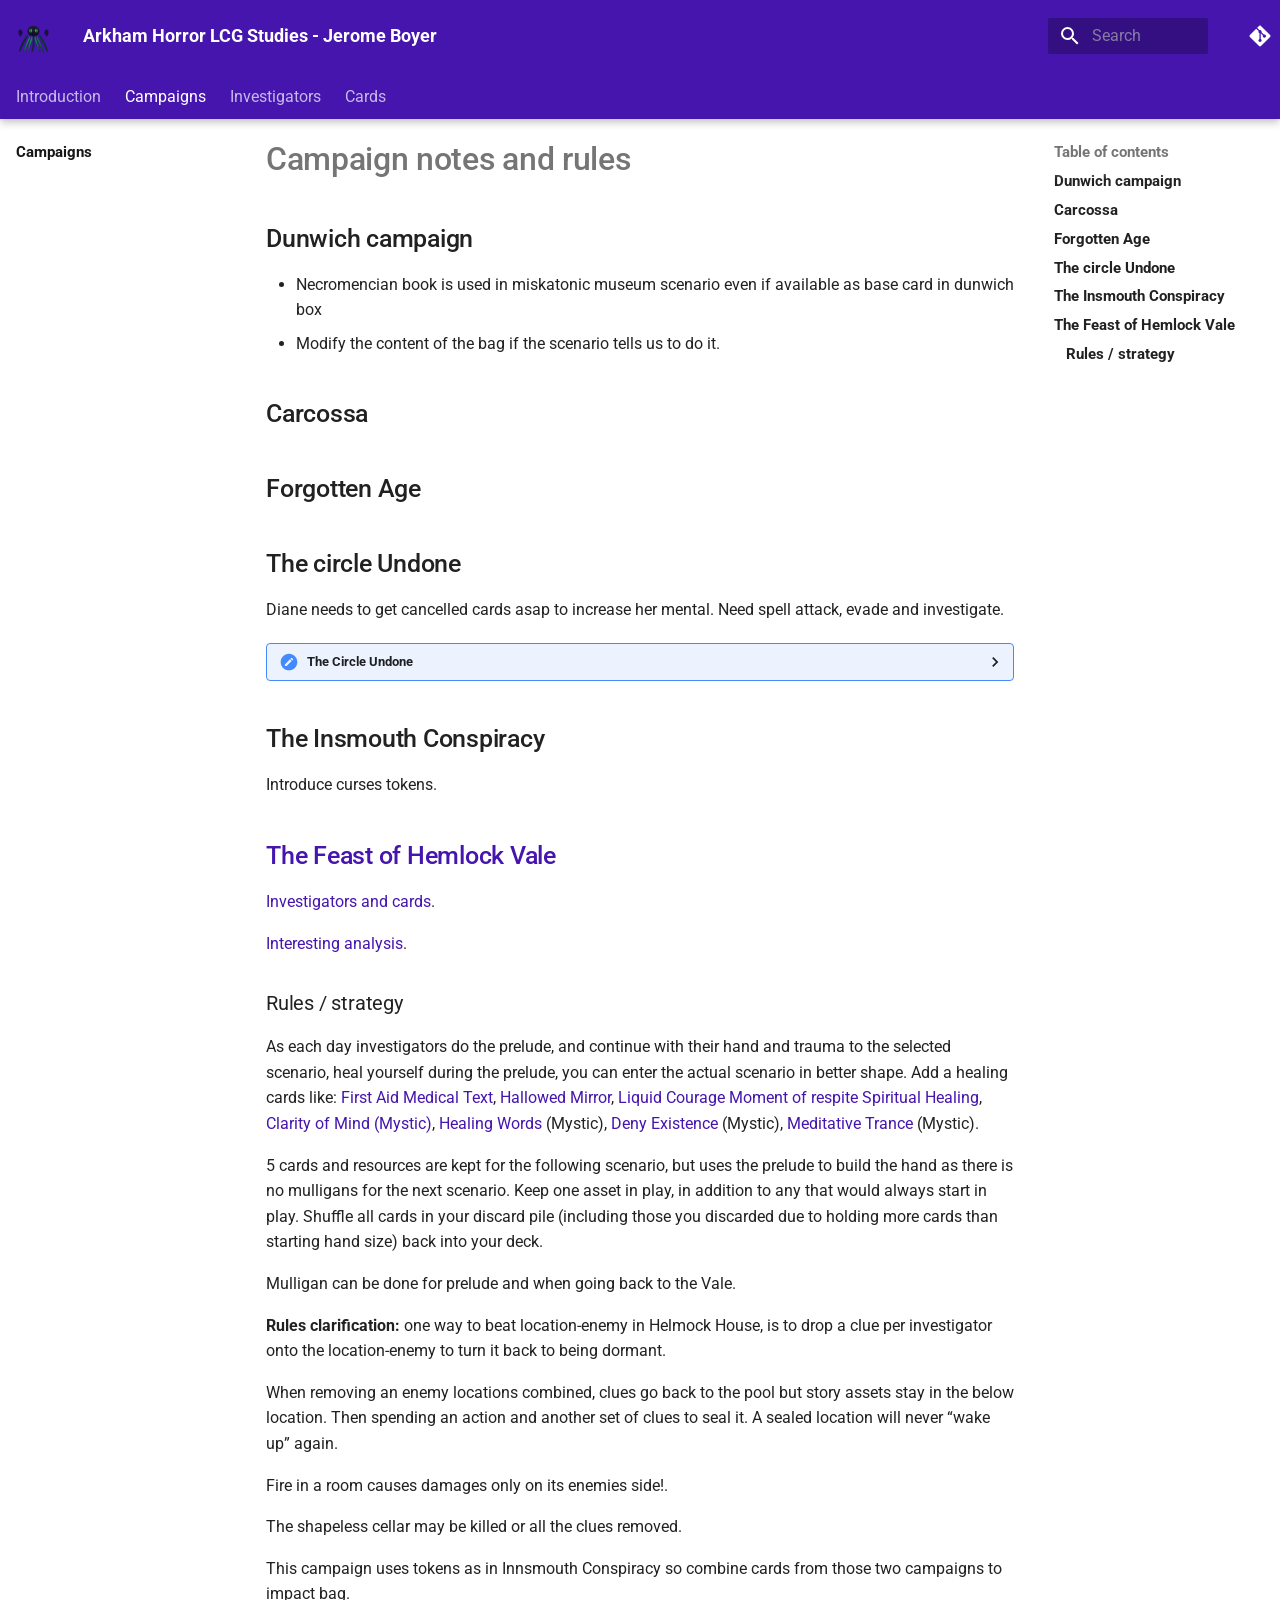
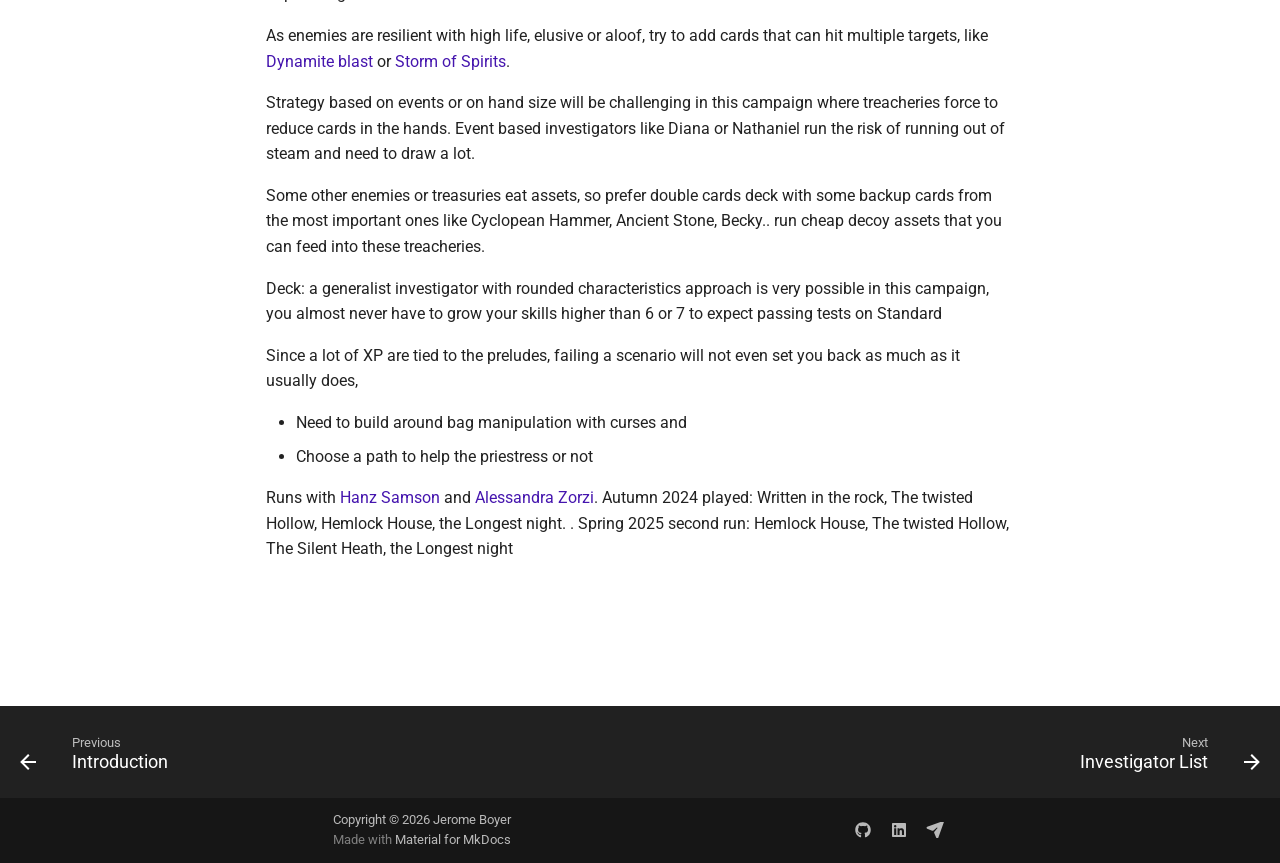
<file: campaigns/index.html>
<!doctype html><html lang=en class=no-js> <head><meta charset=utf-8><meta name=viewport content="width=device-width,initial-scale=1"><link href=https://jbcodeforce.github.io/ah/campaigns/ rel=canonical><link rel=prev href=..><link href=../investigators/ rel=next><link rel=icon href=../assets/logo.svg><meta name=generator content="mkdocs-1.6.1, mkdocs-material-9.7.7"><title>Campaign notes and rules - Arkham Horror LCG Studies - Jerome Boyer</title><link rel=stylesheet href=../assets/stylesheets/main.ec1eaa64.min.css><link rel=stylesheet href=../assets/stylesheets/palette.ab4e12ef.min.css><link rel=preconnect href=https://fonts.gstatic.com crossorigin><link rel=stylesheet href="https://fonts.googleapis.com/css?family=Roboto:300,300i,400,400i,700,700i%7CRoboto+Mono:400,400i,700,700i&display=fallback"><style>:root{--md-text-font:"Roboto";--md-code-font:"Roboto Mono"}</style><link rel=stylesheet href=../extra.css><script>__md_scope=new URL("..",location),__md_hash=e=>[...e].reduce(((e,_)=>(e<<5)-e+_.charCodeAt(0)),0),__md_get=(e,_=localStorage,t=__md_scope)=>JSON.parse(_.getItem(t.pathname+"."+e)),__md_set=(e,_,t=localStorage,a=__md_scope)=>{try{t.setItem(a.pathname+"."+e,JSON.stringify(_))}catch(e){}}</script></head> <body dir=ltr data-md-color-scheme=default data-md-color-primary=indigo data-md-color-accent=indigo> <input class=md-toggle data-md-toggle=drawer type=checkbox id=__drawer autocomplete=off> <input class=md-toggle data-md-toggle=search type=checkbox id=__search autocomplete=off> <label class=md-overlay for=__drawer></label> <div data-md-component=skip> <a href=#campaign-notes-and-rules class=md-skip> Skip to content </a> </div> <div data-md-component=announce> </div> <header class="md-header md-header--shadow md-header--lifted" data-md-component=header> <nav class="md-header__inner md-grid" aria-label=Header> <a href=.. title="Arkham Horror LCG Studies - Jerome Boyer" class="md-header__button md-logo" aria-label="Arkham Horror LCG Studies - Jerome Boyer" data-md-component=logo> <img src=../assets/logo.svg alt=logo> </a> <label class="md-header__button md-icon" for=__drawer> <svg xmlns=http://www.w3.org/2000/svg viewbox="0 0 24 24"><path d="M3 6h18v2H3zm0 5h18v2H3zm0 5h18v2H3z"/></svg> </label> <div class=md-header__title data-md-component=header-title> <div class=md-header__ellipsis> <div class=md-header__topic> <span class=md-ellipsis> Arkham Horror LCG Studies - Jerome Boyer </span> </div> <div class=md-header__topic data-md-component=header-topic> <span class=md-ellipsis> Campaign notes and rules </span> </div> </div> </div> <label class="md-header__button md-icon" for=__search> <svg xmlns=http://www.w3.org/2000/svg viewbox="0 0 24 24"><path d="M9.5 3A6.5 6.5 0 0 1 16 9.5c0 1.61-.59 3.09-1.56 4.23l.27.27h.79l5 5-1.5 1.5-5-5v-.79l-.27-.27A6.52 6.52 0 0 1 9.5 16 6.5 6.5 0 0 1 3 9.5 6.5 6.5 0 0 1 9.5 3m0 2C7 5 5 7 5 9.5S7 14 9.5 14 14 12 14 9.5 12 5 9.5 5"/></svg> </label> <div class=md-search data-md-component=search role=dialog> <label class=md-search__overlay for=__search></label> <div class=md-search__inner role=search> <form class=md-search__form name=search> <input type=text class=md-search__input name=query aria-label=Search placeholder=Search autocapitalize=off autocorrect=off autocomplete=off spellcheck=false data-md-component=search-query required> <label class="md-search__icon md-icon" for=__search> <svg xmlns=http://www.w3.org/2000/svg viewbox="0 0 24 24"><path d="M9.5 3A6.5 6.5 0 0 1 16 9.5c0 1.61-.59 3.09-1.56 4.23l.27.27h.79l5 5-1.5 1.5-5-5v-.79l-.27-.27A6.52 6.52 0 0 1 9.5 16 6.5 6.5 0 0 1 3 9.5 6.5 6.5 0 0 1 9.5 3m0 2C7 5 5 7 5 9.5S7 14 9.5 14 14 12 14 9.5 12 5 9.5 5"/></svg> <svg xmlns=http://www.w3.org/2000/svg viewbox="0 0 24 24"><path d="M20 11v2H8l5.5 5.5-1.42 1.42L4.16 12l7.92-7.92L13.5 5.5 8 11z"/></svg> </label> <nav class=md-search__options aria-label=Search> <button type=reset class="md-search__icon md-icon" title=Clear aria-label=Clear tabindex=-1> <svg xmlns=http://www.w3.org/2000/svg viewbox="0 0 24 24"><path d="M19 6.41 17.59 5 12 10.59 6.41 5 5 6.41 10.59 12 5 17.59 6.41 19 12 13.41 17.59 19 19 17.59 13.41 12z"/></svg> </button> </nav> <div class=md-search__suggest data-md-component=search-suggest></div> </form> <div class=md-search__output> <div class=md-search__scrollwrap tabindex=0 data-md-scrollfix> <div class=md-search-result data-md-component=search-result> <div class=md-search-result__meta> Initializing search </div> <ol class=md-search-result__list role=presentation></ol> </div> </div> </div> </div> </div> <div class=md-header__source> <a href=https://github.com/jbcodeforce/ah title="Go to repository" class=md-source data-md-component=source> <div class="md-source__icon md-icon"> <svg xmlns=http://www.w3.org/2000/svg viewbox="0 0 448 512"><!-- Font Awesome Free 7.1.0 by @fontawesome - https://fontawesome.com License - https://fontawesome.com/license/free (Icons: CC BY 4.0, Fonts: SIL OFL 1.1, Code: MIT License) Copyright 2025 Fonticons, Inc.--><path d="M439.6 236.1 244 40.5c-5.4-5.5-12.8-8.5-20.4-8.5s-15 3-20.4 8.4L162.5 81l51.5 51.5c27.1-9.1 52.7 16.8 43.4 43.7l49.7 49.7c34.2-11.8 61.2 31 35.5 56.7-26.5 26.5-70.2-2.9-56-37.3L240.3 199v121.9c25.3 12.5 22.3 41.8 9.1 55-6.4 6.4-15.2 10.1-24.3 10.1s-17.8-3.6-24.3-10.1c-17.6-17.6-11.1-46.9 11.2-56v-123c-20.8-8.5-24.6-30.7-18.6-45L142.6 101 8.5 235.1C3 240.6 0 247.9 0 255.5s3 15 8.5 20.4l195.6 195.7c5.4 5.4 12.7 8.4 20.4 8.4s15-3 20.4-8.4l194.7-194.7c5.4-5.4 8.4-12.8 8.4-20.4s-3-15-8.4-20.4"/></svg> </div> <div class=md-source__repository> GitHub </div> </a> </div> </nav> <nav class=md-tabs aria-label=Tabs data-md-component=tabs> <div class=md-grid> <ul class=md-tabs__list> <li class=md-tabs__item> <a href=.. class=md-tabs__link> Introduction </a> </li> <li class="md-tabs__item md-tabs__item--active"> <a href=./ class=md-tabs__link> Campaigns </a> </li> <li class=md-tabs__item> <a href=../investigators/ class=md-tabs__link> Investigators </a> </li> <li class=md-tabs__item> <a href=../cards/ class=md-tabs__link> Cards </a> </li> </ul> </div> </nav> </header> <div class=md-container data-md-component=container> <main class=md-main data-md-component=main> <div class="md-main__inner md-grid"> <div class="md-sidebar md-sidebar--primary" data-md-component=sidebar data-md-type=navigation> <div class=md-sidebar__scrollwrap> <div class=md-sidebar__inner> <nav class="md-nav md-nav--primary md-nav--lifted" aria-label=Navigation data-md-level=0> <label class=md-nav__title for=__drawer> <a href=.. title="Arkham Horror LCG Studies - Jerome Boyer" class="md-nav__button md-logo" aria-label="Arkham Horror LCG Studies - Jerome Boyer" data-md-component=logo> <img src=../assets/logo.svg alt=logo> </a> Arkham Horror LCG Studies - Jerome Boyer </label> <div class=md-nav__source> <a href=https://github.com/jbcodeforce/ah title="Go to repository" class=md-source data-md-component=source> <div class="md-source__icon md-icon"> <svg xmlns=http://www.w3.org/2000/svg viewbox="0 0 448 512"><!-- Font Awesome Free 7.1.0 by @fontawesome - https://fontawesome.com License - https://fontawesome.com/license/free (Icons: CC BY 4.0, Fonts: SIL OFL 1.1, Code: MIT License) Copyright 2025 Fonticons, Inc.--><path d="M439.6 236.1 244 40.5c-5.4-5.5-12.8-8.5-20.4-8.5s-15 3-20.4 8.4L162.5 81l51.5 51.5c27.1-9.1 52.7 16.8 43.4 43.7l49.7 49.7c34.2-11.8 61.2 31 35.5 56.7-26.5 26.5-70.2-2.9-56-37.3L240.3 199v121.9c25.3 12.5 22.3 41.8 9.1 55-6.4 6.4-15.2 10.1-24.3 10.1s-17.8-3.6-24.3-10.1c-17.6-17.6-11.1-46.9 11.2-56v-123c-20.8-8.5-24.6-30.7-18.6-45L142.6 101 8.5 235.1C3 240.6 0 247.9 0 255.5s3 15 8.5 20.4l195.6 195.7c5.4 5.4 12.7 8.4 20.4 8.4s15-3 20.4-8.4l194.7-194.7c5.4-5.4 8.4-12.8 8.4-20.4s-3-15-8.4-20.4"/></svg> </div> <div class=md-source__repository> GitHub </div> </a> </div> <ul class=md-nav__list data-md-scrollfix> <li class=md-nav__item> <a href=.. class=md-nav__link> <span class=md-ellipsis> Introduction </span> </a> </li> <li class="md-nav__item md-nav__item--active"> <input class="md-nav__toggle md-toggle" type=checkbox id=__toc> <label class="md-nav__link md-nav__link--active" for=__toc> <span class=md-ellipsis> Campaigns </span> <span class="md-nav__icon md-icon"></span> </label> <a href=./ class="md-nav__link md-nav__link--active"> <span class=md-ellipsis> Campaigns </span> </a> <nav class="md-nav md-nav--secondary" aria-label="Table of contents"> <label class=md-nav__title for=__toc> <span class="md-nav__icon md-icon"></span> Table of contents </label> <ul class=md-nav__list data-md-component=toc data-md-scrollfix> <li class=md-nav__item> <a href=#dunwich-campaign class=md-nav__link> <span class=md-ellipsis> Dunwich campaign </span> </a> </li> <li class=md-nav__item> <a href=#carcossa class=md-nav__link> <span class=md-ellipsis> Carcossa </span> </a> </li> <li class=md-nav__item> <a href=#forgotten-age class=md-nav__link> <span class=md-ellipsis> Forgotten Age </span> </a> </li> <li class=md-nav__item> <a href=#the-circle-undone class=md-nav__link> <span class=md-ellipsis> The circle Undone </span> </a> </li> <li class=md-nav__item> <a href=#the-insmouth-conspiracy class=md-nav__link> <span class=md-ellipsis> The Insmouth Conspiracy </span> </a> </li> <li class=md-nav__item> <a href=#the-feast-of-hemlock-vale class=md-nav__link> <span class=md-ellipsis> The Feast of Hemlock Vale </span> </a> <nav class=md-nav aria-label="The Feast of Hemlock Vale"> <ul class=md-nav__list> <li class=md-nav__item> <a href=#rules-strategy class=md-nav__link> <span class=md-ellipsis> Rules / strategy </span> </a> </li> </ul> </nav> </li> </ul> </nav> </li> <li class="md-nav__item md-nav__item--nested"> <input class="md-nav__toggle md-toggle " type=checkbox id=__nav_3> <label class=md-nav__link for=__nav_3 id=__nav_3_label tabindex=0> <span class=md-ellipsis> Investigators </span> <span class="md-nav__icon md-icon"></span> </label> <nav class=md-nav data-md-level=1 aria-labelledby=__nav_3_label aria-expanded=false> <label class=md-nav__title for=__nav_3> <span class="md-nav__icon md-icon"></span> Investigators </label> <ul class=md-nav__list data-md-scrollfix> <li class=md-nav__item> <a href=../investigators/ class=md-nav__link> <span class=md-ellipsis> Investigator List </span> </a> </li> <li class=md-nav__item> <a href=../investigators/a_zorzi/ class=md-nav__link> <span class=md-ellipsis> Alessandra Zori </span> </a> </li> <li class=md-nav__item> <a href=../investigators/agatha_crane/ class=md-nav__link> <span class=md-ellipsis> Agatha Crane </span> </a> </li> <li class=md-nav__item> <a href=../investigators/hans_samson/ class=md-nav__link> <span class=md-ellipsis> Hans Samson </span> </a> </li> <li class=md-nav__item> <a href=../investigators/marion_tavares/ class=md-nav__link> <span class=md-ellipsis> Marion Tavares </span> </a> </li> </ul> </nav> </li> <li class=md-nav__item> <a href=../cards/ class=md-nav__link> <span class=md-ellipsis> Cards </span> </a> </li> </ul> </nav> </div> </div> </div> <div class="md-sidebar md-sidebar--secondary" data-md-component=sidebar data-md-type=toc> <div class=md-sidebar__scrollwrap> <div class=md-sidebar__inner> <nav class="md-nav md-nav--secondary" aria-label="Table of contents"> <label class=md-nav__title for=__toc> <span class="md-nav__icon md-icon"></span> Table of contents </label> <ul class=md-nav__list data-md-component=toc data-md-scrollfix> <li class=md-nav__item> <a href=#dunwich-campaign class=md-nav__link> <span class=md-ellipsis> Dunwich campaign </span> </a> </li> <li class=md-nav__item> <a href=#carcossa class=md-nav__link> <span class=md-ellipsis> Carcossa </span> </a> </li> <li class=md-nav__item> <a href=#forgotten-age class=md-nav__link> <span class=md-ellipsis> Forgotten Age </span> </a> </li> <li class=md-nav__item> <a href=#the-circle-undone class=md-nav__link> <span class=md-ellipsis> The circle Undone </span> </a> </li> <li class=md-nav__item> <a href=#the-insmouth-conspiracy class=md-nav__link> <span class=md-ellipsis> The Insmouth Conspiracy </span> </a> </li> <li class=md-nav__item> <a href=#the-feast-of-hemlock-vale class=md-nav__link> <span class=md-ellipsis> The Feast of Hemlock Vale </span> </a> <nav class=md-nav aria-label="The Feast of Hemlock Vale"> <ul class=md-nav__list> <li class=md-nav__item> <a href=#rules-strategy class=md-nav__link> <span class=md-ellipsis> Rules / strategy </span> </a> </li> </ul> </nav> </li> </ul> </nav> </div> </div> </div> <div class=md-content data-md-component=content> <article class="md-content__inner md-typeset"> <h1 id=campaign-notes-and-rules>Campaign notes and rules<a class=headerlink href=#campaign-notes-and-rules title="Permanent link">&para;</a></h1> <h2 id=dunwich-campaign>Dunwich campaign<a class=headerlink href=#dunwich-campaign title="Permanent link">&para;</a></h2> <ul> <li>Necromencian book is used in miskatonic museum scenario even if available as base card in dunwich box</li> <li>Modify the content of the bag if the scenario tells us to do it.</li> </ul> <h2 id=carcossa>Carcossa<a class=headerlink href=#carcossa title="Permanent link">&para;</a></h2> <h2 id=forgotten-age>Forgotten Age<a class=headerlink href=#forgotten-age title="Permanent link">&para;</a></h2> <h2 id=the-circle-undone>The circle Undone<a class=headerlink href=#the-circle-undone title="Permanent link">&para;</a></h2> <p>Diane needs to get cancelled cards asap to increase her mental. Need spell attack, evade and investigate.</p> <details class=-> <summary>The Circle Undone</summary> <p>2023 with Nathaniel Cho and Preston Frairmont. Select the choice to be against the Twillight Circle. Not easy campaign. Evade can be a good strategy, at least for the Watcher. </p> </details> <h2 id=the-insmouth-conspiracy>The Insmouth Conspiracy<a class=headerlink href=#the-insmouth-conspiracy title="Permanent link">&para;</a></h2> <p>Introduce curses tokens.</p> <h2 id=the-feast-of-hemlock-vale><a href=https://arkhamdb.com/set/fhvc>The Feast of Hemlock Vale</a><a class=headerlink href=#the-feast-of-hemlock-vale title="Permanent link">&para;</a></h2> <p><a href=https://arkhamdb.com/set/fhvp>Investigators and cards</a>.</p> <p><a href=https://derbk.com/ancientevils/best-laid-plans-the-feast-of-hemlock-vale/ >Interesting analysis</a>.</p> <h3 id=rules-strategy>Rules / strategy<a class=headerlink href=#rules-strategy title="Permanent link">&para;</a></h3> <p>As each day investigators do the prelude, and continue with their hand and trauma to the selected scenario, heal yourself during the prelude, you can enter the actual scenario in better shape. Add a healing cards like: <a href=https://arkhamdb.com/card/01019>First Aid</a> <a href=https://arkhamdb.com/card/01035>Medical Text</a>, <a href=https://arkhamdb.com/card/05313>Hallowed Mirror</a>, <a href=https://arkhamdb.com/card/02024>Liquid Courage</a> <a href=https://arkhamdb.com/card/02273>Moment of respite</a> <a href=https://arkhamdb.com/card/11098>Spiritual Healing</a>, <a href=https://arkhamdb.com/card/02030>Clarity of Mind (Mystic)</a>, <a href=https://arkhamdb.com/card/06163>Healing Words</a> (Mystic), <a href=https://arkhamdb.com/card/05032>Deny Existence</a> (Mystic), <a href=https://arkhamdb.com/card/08061>Meditative Trance</a> (Mystic).</p> <p>5 cards and resources are kept for the following scenario, but uses the prelude to build the hand as there is no mulligans for the next scenario. Keep one asset in play, in addition to any that would always start in play. Shuffle all cards in your discard pile (including those you discarded due to holding more cards than starting hand size) back into your deck.</p> <p>Mulligan can be done for prelude and when going back to the Vale.</p> <p><strong>Rules clarification:</strong> one way to beat location-enemy in Helmock House, is to drop a clue per investigator onto the location-enemy to turn it back to being dormant.</p> <p>When removing an enemy locations combined, clues go back to the pool but story assets stay in the below location. Then spending an action and another set of clues to seal it. A sealed location will never “wake up” again.</p> <p>Fire in a room causes damages only on its enemies side!. </p> <p>The shapeless cellar may be killed or all the clues removed.</p> <p>This campaign uses tokens as in Innsmouth Conspiracy so combine cards from those two campaigns to impact bag.</p> <p>As enemies are resilient with high life, elusive or aloof, try to add cards that can hit multiple targets, like <a href=https://arkhamdb.com/card/01024>Dynamite blast</a> or <a href=https://arkhamdb.com/card/03153>Storm of Spirits</a>.</p> <p>Strategy based on events or on hand size will be challenging in this campaign where treacheries force to reduce cards in the hands. Event based investigators like Diana or Nathaniel run the risk of running out of steam and need to draw a lot.</p> <p>Some other enemies or treasuries eat assets, so prefer double cards deck with some backup cards from the most important ones like Cyclopean Hammer, Ancient Stone, Becky.. run cheap decoy assets that you can feed into these treacheries.</p> <p>Deck: a generalist investigator with rounded characteristics approach is very possible in this campaign, you almost never have to grow your skills higher than 6 or 7 to expect passing tests on Standard</p> <p>Since a lot of XP are tied to the preludes, failing a scenario will not even set you back as much as it usually does,</p> <ul> <li>Need to build around bag manipulation with curses and </li> <li>Choose a path to help the priestress or not</li> </ul> <p>Runs with <a href=https://arkhamdb.com/deck/view/4254493>Hanz Samson</a> and <a href=https://arkhamdb.com/deck/view/4479599>Alessandra Zorzi</a>. Autumn 2024 played: Written in the rock, The twisted Hollow, Hemlock House, the Longest night. . Spring 2025 second run: Hemlock House, The twisted Hollow, The Silent Heath, the Longest night</p> </article> </div> <script>var tabs=__md_get("__tabs");if(Array.isArray(tabs))e:for(var set of document.querySelectorAll(".tabbed-set")){var labels=set.querySelector(".tabbed-labels");for(var tab of tabs)for(var label of labels.getElementsByTagName("label"))if(label.innerText.trim()===tab){var input=document.getElementById(label.htmlFor);input.checked=!0;continue e}}</script> <script>var target=document.getElementById(location.hash.slice(1));target&&target.name&&(target.checked=target.name.startsWith("__tabbed_"))</script> </div> <button type=button class="md-top md-icon" data-md-component=top hidden> <svg xmlns=http://www.w3.org/2000/svg viewbox="0 0 24 24"><path d="M13 20h-2V8l-5.5 5.5-1.42-1.42L12 4.16l7.92 7.92-1.42 1.42L13 8z"/></svg> Back to top </button> </main> <footer class=md-footer> <nav class="md-footer__inner md-grid" aria-label=Footer> <a href=.. class="md-footer__link md-footer__link--prev" aria-label="Previous: Introduction"> <div class="md-footer__button md-icon"> <svg xmlns=http://www.w3.org/2000/svg viewbox="0 0 24 24"><path d="M20 11v2H8l5.5 5.5-1.42 1.42L4.16 12l7.92-7.92L13.5 5.5 8 11z"/></svg> </div> <div class=md-footer__title> <span class=md-footer__direction> Previous </span> <div class=md-ellipsis> Introduction </div> </div> </a> <a href=../investigators/ class="md-footer__link md-footer__link--next" aria-label="Next: Investigator List"> <div class=md-footer__title> <span class=md-footer__direction> Next </span> <div class=md-ellipsis> Investigator List </div> </div> <div class="md-footer__button md-icon"> <svg xmlns=http://www.w3.org/2000/svg viewbox="0 0 24 24"><path d="M4 11v2h12l-5.5 5.5 1.42 1.42L19.84 12l-7.92-7.92L10.5 5.5 16 11z"/></svg> </div> </a> </nav> <div class="md-footer-meta md-typeset"> <div class="md-footer-meta__inner md-grid"> <div class=md-copyright> <div class=md-copyright__highlight> Copyright &copy; 2026 Jerome Boyer </div> Made with <a href=https://squidfunk.github.io/mkdocs-material/ target=_blank rel=noopener> Material for MkDocs </a> </div> <div class=md-social> <a href=https://github.com/jbcodeforce target=_blank rel=noopener title=github.com class=md-social__link> <svg xmlns=http://www.w3.org/2000/svg viewbox="0 0 512 512"><!-- Font Awesome Free 7.1.0 by @fontawesome - https://fontawesome.com License - https://fontawesome.com/license/free (Icons: CC BY 4.0, Fonts: SIL OFL 1.1, Code: MIT License) Copyright 2025 Fonticons, Inc.--><path d="M173.9 397.4c0 2-2.3 3.6-5.2 3.6-3.3.3-5.6-1.3-5.6-3.6 0-2 2.3-3.6 5.2-3.6 3-.3 5.6 1.3 5.6 3.6m-31.1-4.5c-.7 2 1.3 4.3 4.3 4.9 2.6 1 5.6 0 6.2-2s-1.3-4.3-4.3-5.2c-2.6-.7-5.5.3-6.2 2.3m44.2-1.7c-2.9.7-4.9 2.6-4.6 4.9.3 2 2.9 3.3 5.9 2.6 2.9-.7 4.9-2.6 4.6-4.6-.3-1.9-3-3.2-5.9-2.9M252.8 8C114.1 8 8 113.3 8 252c0 110.9 69.8 205.8 169.5 239.2 12.8 2.3 17.3-5.6 17.3-12.1 0-6.2-.3-40.4-.3-61.4 0 0-70 15-84.7-29.8 0 0-11.4-29.1-27.8-36.6 0 0-22.9-15.7 1.6-15.4 0 0 24.9 2 38.6 25.8 21.9 38.6 58.6 27.5 72.9 20.9 2.3-16 8.8-27.1 16-33.7-55.9-6.2-112.3-14.3-112.3-110.5 0-27.5 7.6-41.3 23.6-58.9-2.6-6.5-11.1-33.3 2.6-67.9 20.9-6.5 69 27 69 27 20-5.6 41.5-8.5 62.8-8.5s42.8 2.9 62.8 8.5c0 0 48.1-33.6 69-27 13.7 34.7 5.2 61.4 2.6 67.9 16 17.7 25.8 31.5 25.8 58.9 0 96.5-58.9 104.2-114.8 110.5 9.2 7.9 17 22.9 17 46.4 0 33.7-.3 75.4-.3 83.6 0 6.5 4.6 14.4 17.3 12.1C436.2 457.8 504 362.9 504 252 504 113.3 391.5 8 252.8 8M105.2 352.9c-1.3 1-1 3.3.7 5.2 1.6 1.6 3.9 2.3 5.2 1 1.3-1 1-3.3-.7-5.2-1.6-1.6-3.9-2.3-5.2-1m-10.8-8.1c-.7 1.3.3 2.9 2.3 3.9 1.6 1 3.6.7 4.3-.7.7-1.3-.3-2.9-2.3-3.9-2-.6-3.6-.3-4.3.7m32.4 35.6c-1.6 1.3-1 4.3 1.3 6.2 2.3 2.3 5.2 2.6 6.5 1 1.3-1.3.7-4.3-1.3-6.2-2.2-2.3-5.2-2.6-6.5-1m-11.4-14.7c-1.6 1-1.6 3.6 0 5.9s4.3 3.3 5.6 2.3c1.6-1.3 1.6-3.9 0-6.2-1.4-2.3-4-3.3-5.6-2"/></svg> </a> <a href=https://linkedin.com/in/jeromeboyer target=_blank rel=noopener title=linkedin.com class=md-social__link> <svg xmlns=http://www.w3.org/2000/svg viewbox="0 0 448 512"><!-- Font Awesome Free 7.1.0 by @fontawesome - https://fontawesome.com License - https://fontawesome.com/license/free (Icons: CC BY 4.0, Fonts: SIL OFL 1.1, Code: MIT License) Copyright 2025 Fonticons, Inc.--><path d="M416 32H31.9C14.3 32 0 46.5 0 64.3v383.4C0 465.5 14.3 480 31.9 480H416c17.6 0 32-14.5 32-32.3V64.3c0-17.8-14.4-32.3-32-32.3M135.4 416H69V202.2h66.5V416zM102.2 96a38.5 38.5 0 1 1 0 77 38.5 38.5 0 1 1 0-77m282.1 320h-66.4V312c0-24.8-.5-56.7-34.5-56.7-34.6 0-39.9 27-39.9 54.9V416h-66.4V202.2h63.7v29.2h.9c8.9-16.8 30.6-34.5 62.9-34.5 67.2 0 79.7 44.3 79.7 101.9z"/></svg> </a> <a href target=_blank rel=noopener title class=md-social__link> <svg xmlns=http://www.w3.org/2000/svg viewbox="0 0 576 512"><!-- Font Awesome Free 7.1.0 by @fontawesome - https://fontawesome.com License - https://fontawesome.com/license/free (Icons: CC BY 4.0, Fonts: SIL OFL 1.1, Code: MIT License) Copyright 2025 Fonticons, Inc.--><path d="M536.4-26.3c9.8-3.5 20.6-1 28 6.3s9.8 18.2 6.3 28l-178 496.9c-5 13.9-18.1 23.1-32.8 23.1-14.2 0-27-8.6-32.3-21.7l-64.2-158c-4.5-11-2.5-23.6 5.2-32.6l94.5-112.4c5.1-6.1 4.7-15-.9-20.6s-14.6-6-20.6-.9l-112.4 94.3c-9.1 7.6-21.6 9.6-32.6 5.2L38.1 216.8c-13.1-5.3-21.7-18.1-21.7-32.3 0-14.7 9.2-27.8 23.1-32.8z"/></svg> </a> </div> </div> </div> </footer> </div> <div class=md-dialog data-md-component=dialog> <div class="md-dialog__inner md-typeset"></div> </div> <div class=md-progress data-md-component=progress role=progressbar></div> <script id=__config type=application/json>{"annotate": null, "base": "..", "features": ["content.code.annotate", "content.code.copy", "content.tooltips", "content.tabs.link", "search.suggest", "search.highlight", "navigation.instant", "navigation.instant.progress", "navigation.tabs", "navigation.tabs.sticky", "navigation.tracking", "navigation.top", "navigation.footer"], "search": "../assets/javascripts/workers/search.2c215733.min.js", "tags": null, "translations": {"clipboard.copied": "Copied to clipboard", "clipboard.copy": "Copy to clipboard", "search.result.more.one": "1 more on this page", "search.result.more.other": "# more on this page", "search.result.none": "No matching documents", "search.result.one": "1 matching document", "search.result.other": "# matching documents", "search.result.placeholder": "Type to start searching", "search.result.term.missing": "Missing", "select.version": "Select version"}, "version": null}</script> <script src=../assets/javascripts/bundle.d7400e89.min.js></script> </body> </html>
</file>
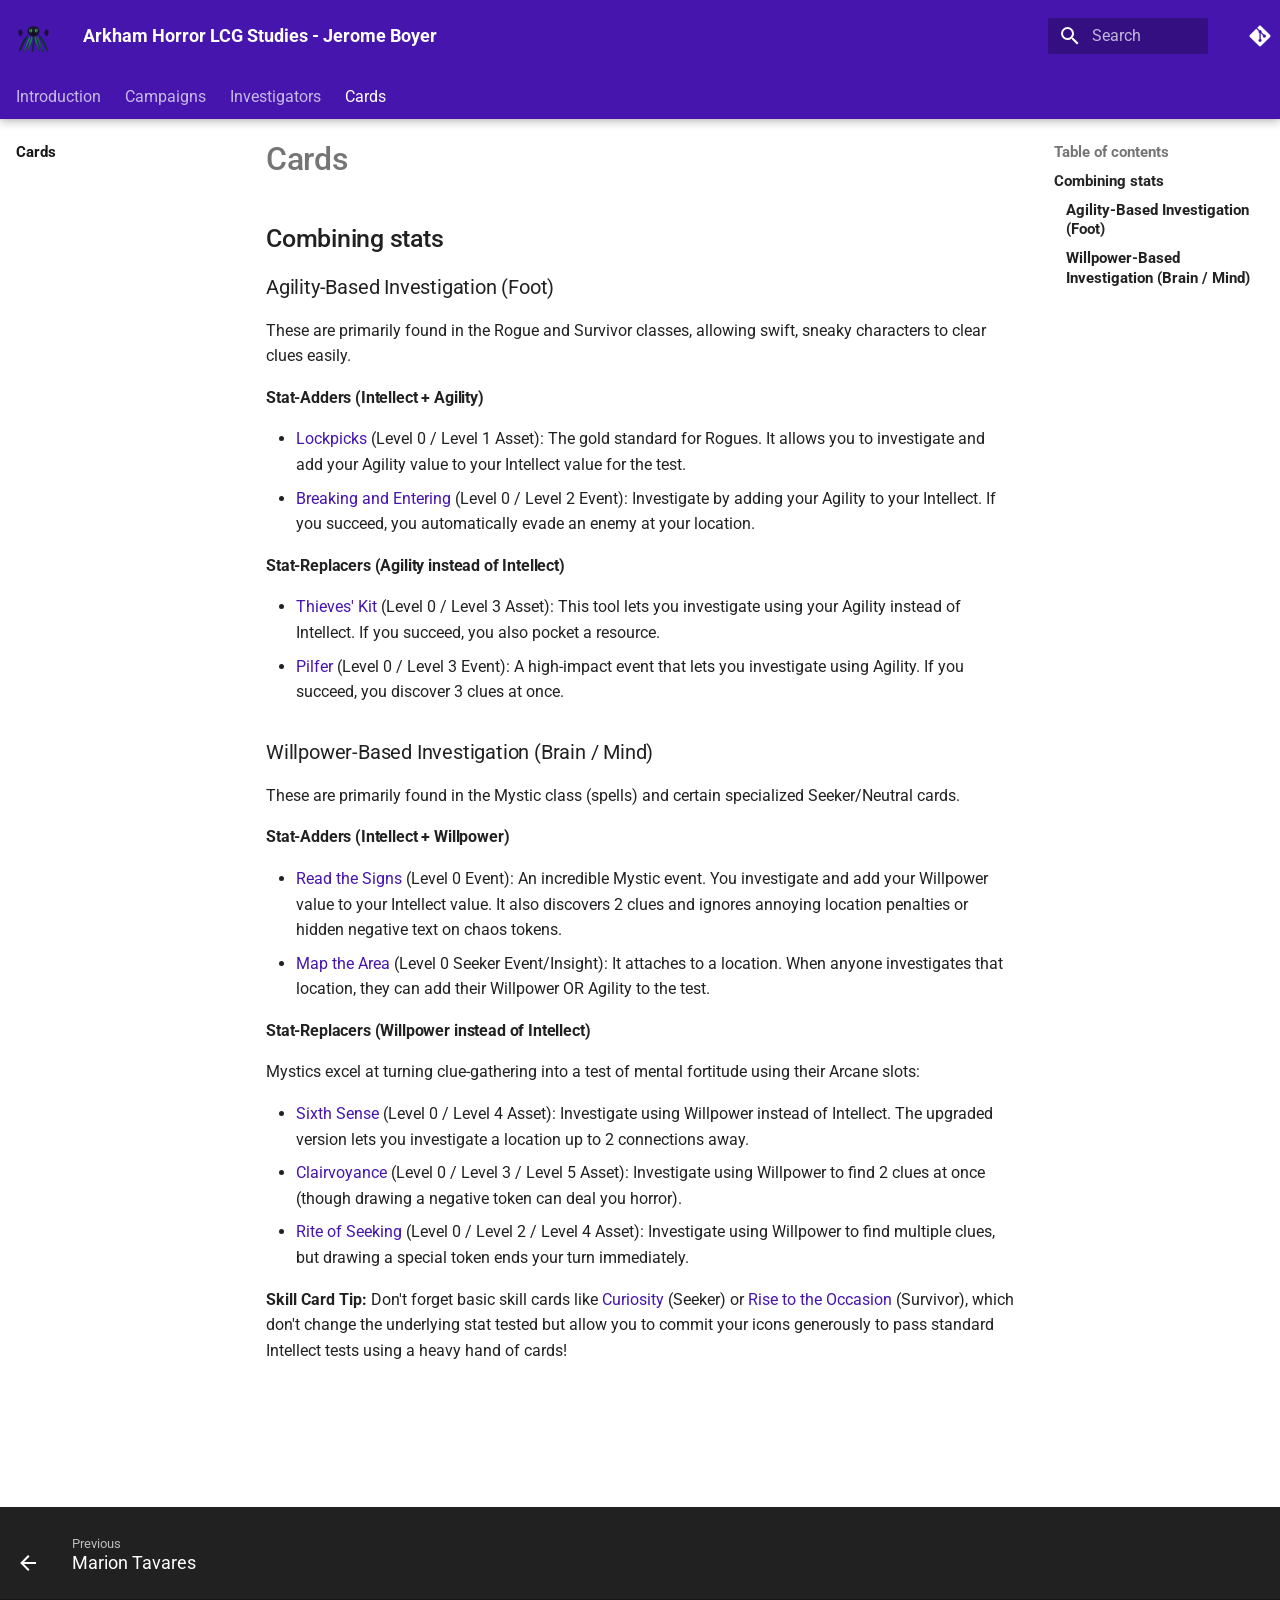
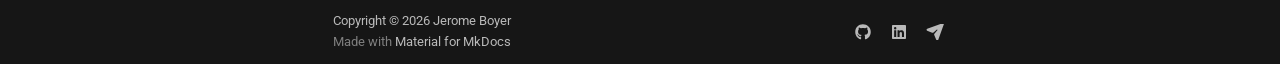
<file: cards/index.html>
<!doctype html><html lang=en class=no-js> <head><meta charset=utf-8><meta name=viewport content="width=device-width,initial-scale=1"><link href=https://jbcodeforce.github.io/ah/cards/ rel=canonical><link href=../investigators/marion_tavares/ rel=prev><link rel=icon href=../assets/logo.svg><meta name=generator content="mkdocs-1.6.1, mkdocs-material-9.7.7"><title>Cards - Arkham Horror LCG Studies - Jerome Boyer</title><link rel=stylesheet href=../assets/stylesheets/main.ec1eaa64.min.css><link rel=stylesheet href=../assets/stylesheets/palette.ab4e12ef.min.css><link rel=preconnect href=https://fonts.gstatic.com crossorigin><link rel=stylesheet href="https://fonts.googleapis.com/css?family=Roboto:300,300i,400,400i,700,700i%7CRoboto+Mono:400,400i,700,700i&display=fallback"><style>:root{--md-text-font:"Roboto";--md-code-font:"Roboto Mono"}</style><link rel=stylesheet href=../extra.css><script>__md_scope=new URL("..",location),__md_hash=e=>[...e].reduce(((e,_)=>(e<<5)-e+_.charCodeAt(0)),0),__md_get=(e,_=localStorage,t=__md_scope)=>JSON.parse(_.getItem(t.pathname+"."+e)),__md_set=(e,_,t=localStorage,a=__md_scope)=>{try{t.setItem(a.pathname+"."+e,JSON.stringify(_))}catch(e){}}</script></head> <body dir=ltr data-md-color-scheme=default data-md-color-primary=indigo data-md-color-accent=indigo> <input class=md-toggle data-md-toggle=drawer type=checkbox id=__drawer autocomplete=off> <input class=md-toggle data-md-toggle=search type=checkbox id=__search autocomplete=off> <label class=md-overlay for=__drawer></label> <div data-md-component=skip> <a href=#cards class=md-skip> Skip to content </a> </div> <div data-md-component=announce> </div> <header class="md-header md-header--shadow md-header--lifted" data-md-component=header> <nav class="md-header__inner md-grid" aria-label=Header> <a href=.. title="Arkham Horror LCG Studies - Jerome Boyer" class="md-header__button md-logo" aria-label="Arkham Horror LCG Studies - Jerome Boyer" data-md-component=logo> <img src=../assets/logo.svg alt=logo> </a> <label class="md-header__button md-icon" for=__drawer> <svg xmlns=http://www.w3.org/2000/svg viewbox="0 0 24 24"><path d="M3 6h18v2H3zm0 5h18v2H3zm0 5h18v2H3z"/></svg> </label> <div class=md-header__title data-md-component=header-title> <div class=md-header__ellipsis> <div class=md-header__topic> <span class=md-ellipsis> Arkham Horror LCG Studies - Jerome Boyer </span> </div> <div class=md-header__topic data-md-component=header-topic> <span class=md-ellipsis> Cards </span> </div> </div> </div> <label class="md-header__button md-icon" for=__search> <svg xmlns=http://www.w3.org/2000/svg viewbox="0 0 24 24"><path d="M9.5 3A6.5 6.5 0 0 1 16 9.5c0 1.61-.59 3.09-1.56 4.23l.27.27h.79l5 5-1.5 1.5-5-5v-.79l-.27-.27A6.52 6.52 0 0 1 9.5 16 6.5 6.5 0 0 1 3 9.5 6.5 6.5 0 0 1 9.5 3m0 2C7 5 5 7 5 9.5S7 14 9.5 14 14 12 14 9.5 12 5 9.5 5"/></svg> </label> <div class=md-search data-md-component=search role=dialog> <label class=md-search__overlay for=__search></label> <div class=md-search__inner role=search> <form class=md-search__form name=search> <input type=text class=md-search__input name=query aria-label=Search placeholder=Search autocapitalize=off autocorrect=off autocomplete=off spellcheck=false data-md-component=search-query required> <label class="md-search__icon md-icon" for=__search> <svg xmlns=http://www.w3.org/2000/svg viewbox="0 0 24 24"><path d="M9.5 3A6.5 6.5 0 0 1 16 9.5c0 1.61-.59 3.09-1.56 4.23l.27.27h.79l5 5-1.5 1.5-5-5v-.79l-.27-.27A6.52 6.52 0 0 1 9.5 16 6.5 6.5 0 0 1 3 9.5 6.5 6.5 0 0 1 9.5 3m0 2C7 5 5 7 5 9.5S7 14 9.5 14 14 12 14 9.5 12 5 9.5 5"/></svg> <svg xmlns=http://www.w3.org/2000/svg viewbox="0 0 24 24"><path d="M20 11v2H8l5.5 5.5-1.42 1.42L4.16 12l7.92-7.92L13.5 5.5 8 11z"/></svg> </label> <nav class=md-search__options aria-label=Search> <button type=reset class="md-search__icon md-icon" title=Clear aria-label=Clear tabindex=-1> <svg xmlns=http://www.w3.org/2000/svg viewbox="0 0 24 24"><path d="M19 6.41 17.59 5 12 10.59 6.41 5 5 6.41 10.59 12 5 17.59 6.41 19 12 13.41 17.59 19 19 17.59 13.41 12z"/></svg> </button> </nav> <div class=md-search__suggest data-md-component=search-suggest></div> </form> <div class=md-search__output> <div class=md-search__scrollwrap tabindex=0 data-md-scrollfix> <div class=md-search-result data-md-component=search-result> <div class=md-search-result__meta> Initializing search </div> <ol class=md-search-result__list role=presentation></ol> </div> </div> </div> </div> </div> <div class=md-header__source> <a href=https://github.com/jbcodeforce/ah title="Go to repository" class=md-source data-md-component=source> <div class="md-source__icon md-icon"> <svg xmlns=http://www.w3.org/2000/svg viewbox="0 0 448 512"><!-- Font Awesome Free 7.1.0 by @fontawesome - https://fontawesome.com License - https://fontawesome.com/license/free (Icons: CC BY 4.0, Fonts: SIL OFL 1.1, Code: MIT License) Copyright 2025 Fonticons, Inc.--><path d="M439.6 236.1 244 40.5c-5.4-5.5-12.8-8.5-20.4-8.5s-15 3-20.4 8.4L162.5 81l51.5 51.5c27.1-9.1 52.7 16.8 43.4 43.7l49.7 49.7c34.2-11.8 61.2 31 35.5 56.7-26.5 26.5-70.2-2.9-56-37.3L240.3 199v121.9c25.3 12.5 22.3 41.8 9.1 55-6.4 6.4-15.2 10.1-24.3 10.1s-17.8-3.6-24.3-10.1c-17.6-17.6-11.1-46.9 11.2-56v-123c-20.8-8.5-24.6-30.7-18.6-45L142.6 101 8.5 235.1C3 240.6 0 247.9 0 255.5s3 15 8.5 20.4l195.6 195.7c5.4 5.4 12.7 8.4 20.4 8.4s15-3 20.4-8.4l194.7-194.7c5.4-5.4 8.4-12.8 8.4-20.4s-3-15-8.4-20.4"/></svg> </div> <div class=md-source__repository> GitHub </div> </a> </div> </nav> <nav class=md-tabs aria-label=Tabs data-md-component=tabs> <div class=md-grid> <ul class=md-tabs__list> <li class=md-tabs__item> <a href=.. class=md-tabs__link> Introduction </a> </li> <li class=md-tabs__item> <a href=../campaigns/ class=md-tabs__link> Campaigns </a> </li> <li class=md-tabs__item> <a href=../investigators/ class=md-tabs__link> Investigators </a> </li> <li class="md-tabs__item md-tabs__item--active"> <a href=./ class=md-tabs__link> Cards </a> </li> </ul> </div> </nav> </header> <div class=md-container data-md-component=container> <main class=md-main data-md-component=main> <div class="md-main__inner md-grid"> <div class="md-sidebar md-sidebar--primary" data-md-component=sidebar data-md-type=navigation> <div class=md-sidebar__scrollwrap> <div class=md-sidebar__inner> <nav class="md-nav md-nav--primary md-nav--lifted" aria-label=Navigation data-md-level=0> <label class=md-nav__title for=__drawer> <a href=.. title="Arkham Horror LCG Studies - Jerome Boyer" class="md-nav__button md-logo" aria-label="Arkham Horror LCG Studies - Jerome Boyer" data-md-component=logo> <img src=../assets/logo.svg alt=logo> </a> Arkham Horror LCG Studies - Jerome Boyer </label> <div class=md-nav__source> <a href=https://github.com/jbcodeforce/ah title="Go to repository" class=md-source data-md-component=source> <div class="md-source__icon md-icon"> <svg xmlns=http://www.w3.org/2000/svg viewbox="0 0 448 512"><!-- Font Awesome Free 7.1.0 by @fontawesome - https://fontawesome.com License - https://fontawesome.com/license/free (Icons: CC BY 4.0, Fonts: SIL OFL 1.1, Code: MIT License) Copyright 2025 Fonticons, Inc.--><path d="M439.6 236.1 244 40.5c-5.4-5.5-12.8-8.5-20.4-8.5s-15 3-20.4 8.4L162.5 81l51.5 51.5c27.1-9.1 52.7 16.8 43.4 43.7l49.7 49.7c34.2-11.8 61.2 31 35.5 56.7-26.5 26.5-70.2-2.9-56-37.3L240.3 199v121.9c25.3 12.5 22.3 41.8 9.1 55-6.4 6.4-15.2 10.1-24.3 10.1s-17.8-3.6-24.3-10.1c-17.6-17.6-11.1-46.9 11.2-56v-123c-20.8-8.5-24.6-30.7-18.6-45L142.6 101 8.5 235.1C3 240.6 0 247.9 0 255.5s3 15 8.5 20.4l195.6 195.7c5.4 5.4 12.7 8.4 20.4 8.4s15-3 20.4-8.4l194.7-194.7c5.4-5.4 8.4-12.8 8.4-20.4s-3-15-8.4-20.4"/></svg> </div> <div class=md-source__repository> GitHub </div> </a> </div> <ul class=md-nav__list data-md-scrollfix> <li class=md-nav__item> <a href=.. class=md-nav__link> <span class=md-ellipsis> Introduction </span> </a> </li> <li class=md-nav__item> <a href=../campaigns/ class=md-nav__link> <span class=md-ellipsis> Campaigns </span> </a> </li> <li class="md-nav__item md-nav__item--nested"> <input class="md-nav__toggle md-toggle " type=checkbox id=__nav_3> <label class=md-nav__link for=__nav_3 id=__nav_3_label tabindex=0> <span class=md-ellipsis> Investigators </span> <span class="md-nav__icon md-icon"></span> </label> <nav class=md-nav data-md-level=1 aria-labelledby=__nav_3_label aria-expanded=false> <label class=md-nav__title for=__nav_3> <span class="md-nav__icon md-icon"></span> Investigators </label> <ul class=md-nav__list data-md-scrollfix> <li class=md-nav__item> <a href=../investigators/ class=md-nav__link> <span class=md-ellipsis> Investigator List </span> </a> </li> <li class=md-nav__item> <a href=../investigators/a_zorzi/ class=md-nav__link> <span class=md-ellipsis> Alessandra Zori </span> </a> </li> <li class=md-nav__item> <a href=../investigators/agatha_crane/ class=md-nav__link> <span class=md-ellipsis> Agatha Crane </span> </a> </li> <li class=md-nav__item> <a href=../investigators/hans_samson/ class=md-nav__link> <span class=md-ellipsis> Hans Samson </span> </a> </li> <li class=md-nav__item> <a href=../investigators/marion_tavares/ class=md-nav__link> <span class=md-ellipsis> Marion Tavares </span> </a> </li> </ul> </nav> </li> <li class="md-nav__item md-nav__item--active"> <input class="md-nav__toggle md-toggle" type=checkbox id=__toc> <label class="md-nav__link md-nav__link--active" for=__toc> <span class=md-ellipsis> Cards </span> <span class="md-nav__icon md-icon"></span> </label> <a href=./ class="md-nav__link md-nav__link--active"> <span class=md-ellipsis> Cards </span> </a> <nav class="md-nav md-nav--secondary" aria-label="Table of contents"> <label class=md-nav__title for=__toc> <span class="md-nav__icon md-icon"></span> Table of contents </label> <ul class=md-nav__list data-md-component=toc data-md-scrollfix> <li class=md-nav__item> <a href=#combining-stats class=md-nav__link> <span class=md-ellipsis> Combining stats </span> </a> <nav class=md-nav aria-label="Combining stats"> <ul class=md-nav__list> <li class=md-nav__item> <a href=#agility-based-investigation-foot class=md-nav__link> <span class=md-ellipsis> Agility-Based Investigation (Foot) </span> </a> </li> <li class=md-nav__item> <a href=#willpower-based-investigation-brain-mind class=md-nav__link> <span class=md-ellipsis> Willpower-Based Investigation (Brain / Mind) </span> </a> </li> </ul> </nav> </li> </ul> </nav> </li> </ul> </nav> </div> </div> </div> <div class="md-sidebar md-sidebar--secondary" data-md-component=sidebar data-md-type=toc> <div class=md-sidebar__scrollwrap> <div class=md-sidebar__inner> <nav class="md-nav md-nav--secondary" aria-label="Table of contents"> <label class=md-nav__title for=__toc> <span class="md-nav__icon md-icon"></span> Table of contents </label> <ul class=md-nav__list data-md-component=toc data-md-scrollfix> <li class=md-nav__item> <a href=#combining-stats class=md-nav__link> <span class=md-ellipsis> Combining stats </span> </a> <nav class=md-nav aria-label="Combining stats"> <ul class=md-nav__list> <li class=md-nav__item> <a href=#agility-based-investigation-foot class=md-nav__link> <span class=md-ellipsis> Agility-Based Investigation (Foot) </span> </a> </li> <li class=md-nav__item> <a href=#willpower-based-investigation-brain-mind class=md-nav__link> <span class=md-ellipsis> Willpower-Based Investigation (Brain / Mind) </span> </a> </li> </ul> </nav> </li> </ul> </nav> </div> </div> </div> <div class=md-content data-md-component=content> <article class="md-content__inner md-typeset"> <h1 id=cards>Cards<a class=headerlink href=#cards title="Permanent link">&para;</a></h1> <h2 id=combining-stats>Combining stats<a class=headerlink href=#combining-stats title="Permanent link">&para;</a></h2> <h3 id=agility-based-investigation-foot>Agility-Based Investigation (Foot)<a class=headerlink href=#agility-based-investigation-foot title="Permanent link">&para;</a></h3> <p>These are primarily found in the Rogue and Survivor classes, allowing swift, sneaky characters to clear clues easily.</p> <h4 id=stat-adders-intellect-agility>Stat-Adders (Intellect + Agility)<a class=headerlink href=#stat-adders-intellect-agility title="Permanent link">&para;</a></h4> <ul> <li><a href=https://arkhamdb.com/card/60305>Lockpicks</a> (Level 0 / Level 1 Asset): The gold standard for Rogues. It allows you to investigate and add your Agility value to your Intellect value for the test.</li> <li><a href=https://arkhamdb.com/card/07114>Breaking and Entering</a> (Level 0 / Level 2 Event): Investigate by adding your Agility to your Intellect. If you succeed, you automatically evade an enemy at your location.</li> </ul> <h4 id=stat-replacers-agility-instead-of-intellect>Stat-Replacers (Agility instead of Intellect)<a class=headerlink href=#stat-replacers-agility-instead-of-intellect title="Permanent link">&para;</a></h4> <ul> <li><a href=https://arkhamdb.com/card/09064>Thieves' Kit</a> (Level 0 / Level 3 Asset): This tool lets you investigate using your Agility instead of Intellect. If you succeed, you also pocket a resource. </li> <li><a href=https://arkhamdb.com/card/60315>Pilfer</a> (Level 0 / Level 3 Event): A high-impact event that lets you investigate using Agility. If you succeed, you discover 3 clues at once.</li> </ul> <h3 id=willpower-based-investigation-brain-mind>Willpower-Based Investigation (Brain / Mind)<a class=headerlink href=#willpower-based-investigation-brain-mind title="Permanent link">&para;</a></h3> <p>These are primarily found in the Mystic class (spells) and certain specialized Seeker/Neutral cards. </p> <h4 id=stat-adders-intellect-willpower>Stat-Adders (Intellect + Willpower)<a class=headerlink href=#stat-adders-intellect-willpower title="Permanent link">&para;</a></h4> <ul> <li><a href=https://arkhamdb.com/card/06117>Read the Signs</a> (Level 0 Event): An incredible Mystic event. You investigate and add your Willpower value to your Intellect value. It also discovers 2 clues and ignores annoying location penalties or hidden negative text on chaos tokens.</li> <li><a href=https://arkhamdb.com/card/09048>Map the Area</a> (Level 0 Seeker Event/Insight): It attaches to a location. When anyone investigates that location, they can add their Willpower OR Agility to the test.</li> </ul> <h4 id=stat-replacers-willpower-instead-of-intellect>Stat-Replacers (Willpower instead of Intellect)<a class=headerlink href=#stat-replacers-willpower-instead-of-intellect title="Permanent link">&para;</a></h4> <p>Mystics excel at turning clue-gathering into a test of mental fortitude using their Arcane slots:</p> <ul> <li><a href=https://arkhamdb.com/card/05158>Sixth Sense</a> (Level 0 / Level 4 Asset): Investigate using Willpower instead of Intellect. The upgraded version lets you investigate a location up to 2 connections away.</li> <li><a href=https://arkhamdb.com/card/60408>Clairvoyance</a> (Level 0 / Level 3 / Level 5 Asset): Investigate using Willpower to find 2 clues at once (though drawing a negative token can deal you horror).</li> <li><a href=https://arkhamdb.com/card/02028>Rite of Seeking</a> (Level 0 / Level 2 / Level 4 Asset): Investigate using Willpower to find multiple clues, but drawing a special token ends your turn immediately.</li> </ul> <p><strong>Skill Card Tip:</strong> Don't forget basic skill cards like <a href=https://arkhamdb.com/card/05026>Curiosity</a> (Seeker) or <a href=https://arkhamdb.com/card/02192>Rise to the Occasion</a> (Survivor), which don't change the underlying stat tested but allow you to commit your icons generously to pass standard Intellect tests using a heavy hand of cards!</p> </article> </div> <script>var tabs=__md_get("__tabs");if(Array.isArray(tabs))e:for(var set of document.querySelectorAll(".tabbed-set")){var labels=set.querySelector(".tabbed-labels");for(var tab of tabs)for(var label of labels.getElementsByTagName("label"))if(label.innerText.trim()===tab){var input=document.getElementById(label.htmlFor);input.checked=!0;continue e}}</script> <script>var target=document.getElementById(location.hash.slice(1));target&&target.name&&(target.checked=target.name.startsWith("__tabbed_"))</script> </div> <button type=button class="md-top md-icon" data-md-component=top hidden> <svg xmlns=http://www.w3.org/2000/svg viewbox="0 0 24 24"><path d="M13 20h-2V8l-5.5 5.5-1.42-1.42L12 4.16l7.92 7.92-1.42 1.42L13 8z"/></svg> Back to top </button> </main> <footer class=md-footer> <nav class="md-footer__inner md-grid" aria-label=Footer> <a href=../investigators/marion_tavares/ class="md-footer__link md-footer__link--prev" aria-label="Previous: Marion Tavares"> <div class="md-footer__button md-icon"> <svg xmlns=http://www.w3.org/2000/svg viewbox="0 0 24 24"><path d="M20 11v2H8l5.5 5.5-1.42 1.42L4.16 12l7.92-7.92L13.5 5.5 8 11z"/></svg> </div> <div class=md-footer__title> <span class=md-footer__direction> Previous </span> <div class=md-ellipsis> Marion Tavares </div> </div> </a> </nav> <div class="md-footer-meta md-typeset"> <div class="md-footer-meta__inner md-grid"> <div class=md-copyright> <div class=md-copyright__highlight> Copyright &copy; 2026 Jerome Boyer </div> Made with <a href=https://squidfunk.github.io/mkdocs-material/ target=_blank rel=noopener> Material for MkDocs </a> </div> <div class=md-social> <a href=https://github.com/jbcodeforce target=_blank rel=noopener title=github.com class=md-social__link> <svg xmlns=http://www.w3.org/2000/svg viewbox="0 0 512 512"><!-- Font Awesome Free 7.1.0 by @fontawesome - https://fontawesome.com License - https://fontawesome.com/license/free (Icons: CC BY 4.0, Fonts: SIL OFL 1.1, Code: MIT License) Copyright 2025 Fonticons, Inc.--><path d="M173.9 397.4c0 2-2.3 3.6-5.2 3.6-3.3.3-5.6-1.3-5.6-3.6 0-2 2.3-3.6 5.2-3.6 3-.3 5.6 1.3 5.6 3.6m-31.1-4.5c-.7 2 1.3 4.3 4.3 4.9 2.6 1 5.6 0 6.2-2s-1.3-4.3-4.3-5.2c-2.6-.7-5.5.3-6.2 2.3m44.2-1.7c-2.9.7-4.9 2.6-4.6 4.9.3 2 2.9 3.3 5.9 2.6 2.9-.7 4.9-2.6 4.6-4.6-.3-1.9-3-3.2-5.9-2.9M252.8 8C114.1 8 8 113.3 8 252c0 110.9 69.8 205.8 169.5 239.2 12.8 2.3 17.3-5.6 17.3-12.1 0-6.2-.3-40.4-.3-61.4 0 0-70 15-84.7-29.8 0 0-11.4-29.1-27.8-36.6 0 0-22.9-15.7 1.6-15.4 0 0 24.9 2 38.6 25.8 21.9 38.6 58.6 27.5 72.9 20.9 2.3-16 8.8-27.1 16-33.7-55.9-6.2-112.3-14.3-112.3-110.5 0-27.5 7.6-41.3 23.6-58.9-2.6-6.5-11.1-33.3 2.6-67.9 20.9-6.5 69 27 69 27 20-5.6 41.5-8.5 62.8-8.5s42.8 2.9 62.8 8.5c0 0 48.1-33.6 69-27 13.7 34.7 5.2 61.4 2.6 67.9 16 17.7 25.8 31.5 25.8 58.9 0 96.5-58.9 104.2-114.8 110.5 9.2 7.9 17 22.9 17 46.4 0 33.7-.3 75.4-.3 83.6 0 6.5 4.6 14.4 17.3 12.1C436.2 457.8 504 362.9 504 252 504 113.3 391.5 8 252.8 8M105.2 352.9c-1.3 1-1 3.3.7 5.2 1.6 1.6 3.9 2.3 5.2 1 1.3-1 1-3.3-.7-5.2-1.6-1.6-3.9-2.3-5.2-1m-10.8-8.1c-.7 1.3.3 2.9 2.3 3.9 1.6 1 3.6.7 4.3-.7.7-1.3-.3-2.9-2.3-3.9-2-.6-3.6-.3-4.3.7m32.4 35.6c-1.6 1.3-1 4.3 1.3 6.2 2.3 2.3 5.2 2.6 6.5 1 1.3-1.3.7-4.3-1.3-6.2-2.2-2.3-5.2-2.6-6.5-1m-11.4-14.7c-1.6 1-1.6 3.6 0 5.9s4.3 3.3 5.6 2.3c1.6-1.3 1.6-3.9 0-6.2-1.4-2.3-4-3.3-5.6-2"/></svg> </a> <a href=https://linkedin.com/in/jeromeboyer target=_blank rel=noopener title=linkedin.com class=md-social__link> <svg xmlns=http://www.w3.org/2000/svg viewbox="0 0 448 512"><!-- Font Awesome Free 7.1.0 by @fontawesome - https://fontawesome.com License - https://fontawesome.com/license/free (Icons: CC BY 4.0, Fonts: SIL OFL 1.1, Code: MIT License) Copyright 2025 Fonticons, Inc.--><path d="M416 32H31.9C14.3 32 0 46.5 0 64.3v383.4C0 465.5 14.3 480 31.9 480H416c17.6 0 32-14.5 32-32.3V64.3c0-17.8-14.4-32.3-32-32.3M135.4 416H69V202.2h66.5V416zM102.2 96a38.5 38.5 0 1 1 0 77 38.5 38.5 0 1 1 0-77m282.1 320h-66.4V312c0-24.8-.5-56.7-34.5-56.7-34.6 0-39.9 27-39.9 54.9V416h-66.4V202.2h63.7v29.2h.9c8.9-16.8 30.6-34.5 62.9-34.5 67.2 0 79.7 44.3 79.7 101.9z"/></svg> </a> <a href target=_blank rel=noopener title class=md-social__link> <svg xmlns=http://www.w3.org/2000/svg viewbox="0 0 576 512"><!-- Font Awesome Free 7.1.0 by @fontawesome - https://fontawesome.com License - https://fontawesome.com/license/free (Icons: CC BY 4.0, Fonts: SIL OFL 1.1, Code: MIT License) Copyright 2025 Fonticons, Inc.--><path d="M536.4-26.3c9.8-3.5 20.6-1 28 6.3s9.8 18.2 6.3 28l-178 496.9c-5 13.9-18.1 23.1-32.8 23.1-14.2 0-27-8.6-32.3-21.7l-64.2-158c-4.5-11-2.5-23.6 5.2-32.6l94.5-112.4c5.1-6.1 4.7-15-.9-20.6s-14.6-6-20.6-.9l-112.4 94.3c-9.1 7.6-21.6 9.6-32.6 5.2L38.1 216.8c-13.1-5.3-21.7-18.1-21.7-32.3 0-14.7 9.2-27.8 23.1-32.8z"/></svg> </a> </div> </div> </div> </footer> </div> <div class=md-dialog data-md-component=dialog> <div class="md-dialog__inner md-typeset"></div> </div> <div class=md-progress data-md-component=progress role=progressbar></div> <script id=__config type=application/json>{"annotate": null, "base": "..", "features": ["content.code.annotate", "content.code.copy", "content.tooltips", "content.tabs.link", "search.suggest", "search.highlight", "navigation.instant", "navigation.instant.progress", "navigation.tabs", "navigation.tabs.sticky", "navigation.tracking", "navigation.top", "navigation.footer"], "search": "../assets/javascripts/workers/search.2c215733.min.js", "tags": null, "translations": {"clipboard.copied": "Copied to clipboard", "clipboard.copy": "Copy to clipboard", "search.result.more.one": "1 more on this page", "search.result.more.other": "# more on this page", "search.result.none": "No matching documents", "search.result.one": "1 matching document", "search.result.other": "# matching documents", "search.result.placeholder": "Type to start searching", "search.result.term.missing": "Missing", "select.version": "Select version"}, "version": null}</script> <script src=../assets/javascripts/bundle.d7400e89.min.js></script> </body> </html>
</file>
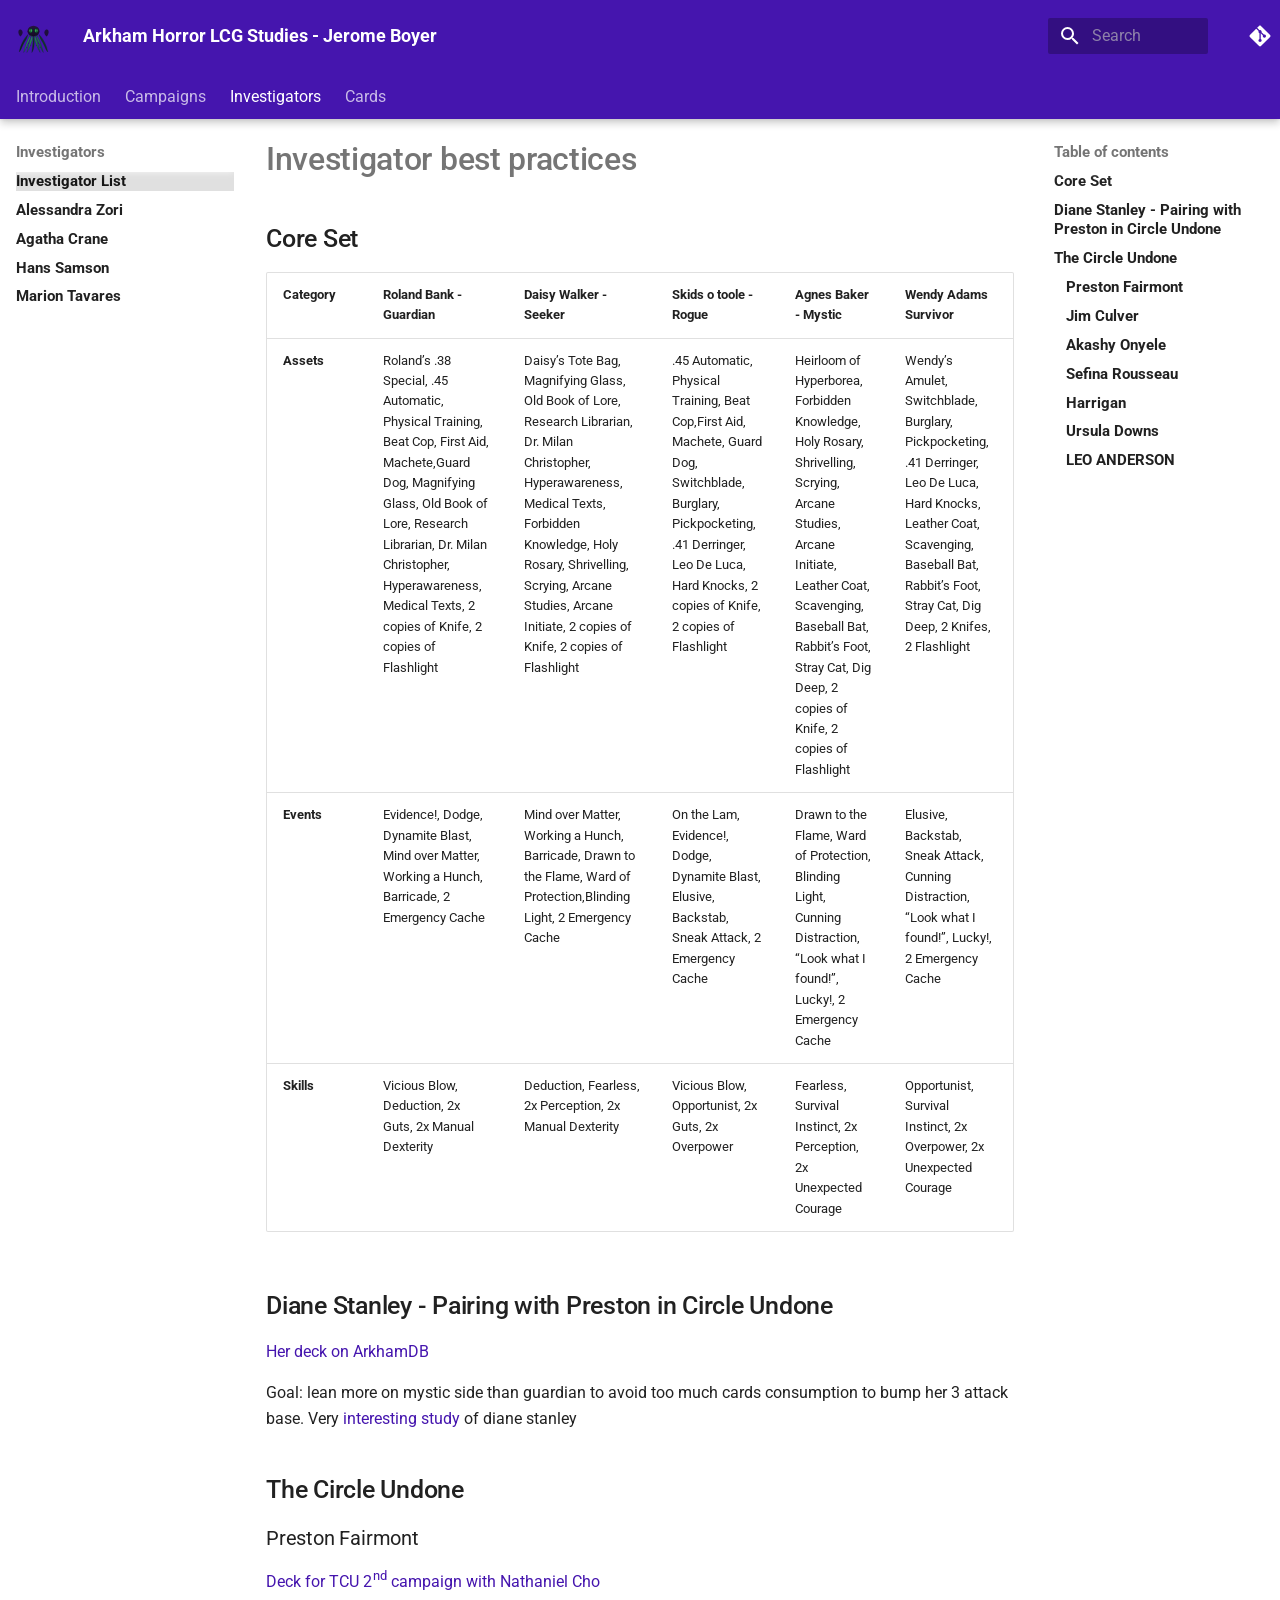
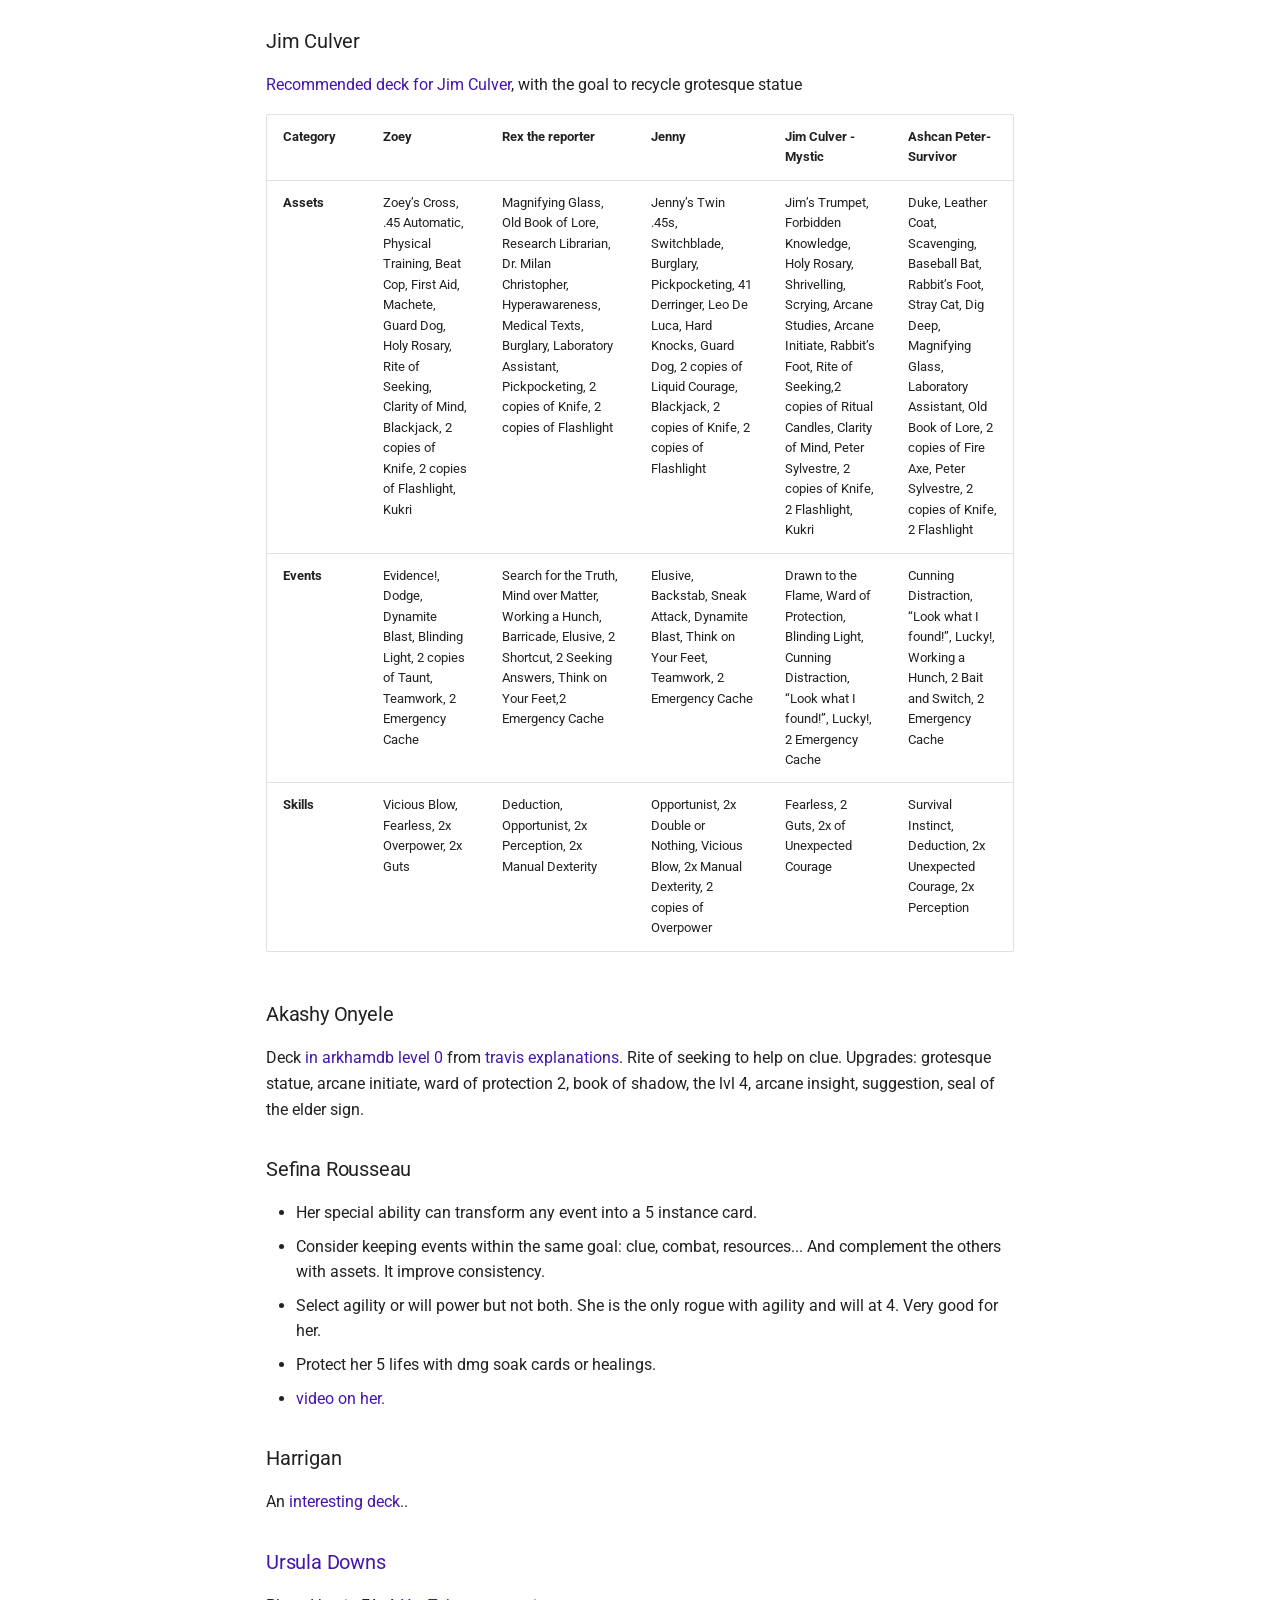
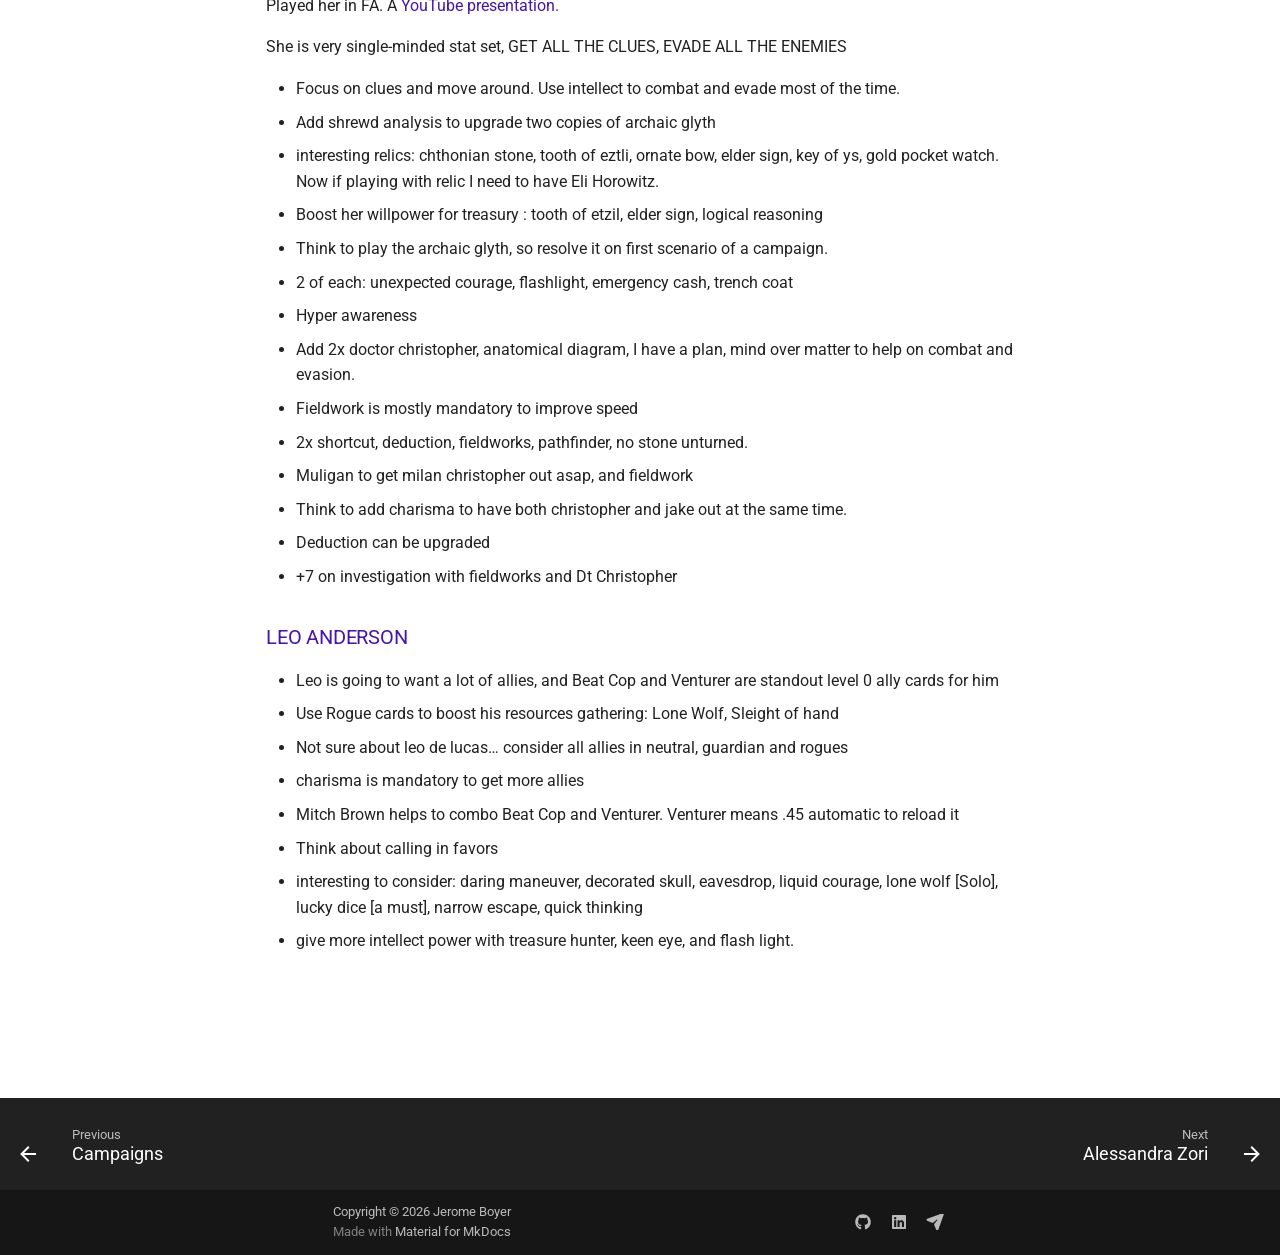
<file: investigators/index.html>
<!doctype html><html lang=en class=no-js> <head><meta charset=utf-8><meta name=viewport content="width=device-width,initial-scale=1"><link href=https://jbcodeforce.github.io/ah/investigators/ rel=canonical><link href=../campaigns/ rel=prev><link href=a_zorzi/ rel=next><link rel=icon href=../assets/logo.svg><meta name=generator content="mkdocs-1.6.1, mkdocs-material-9.7.7"><title>Investigator best practices - Arkham Horror LCG Studies - Jerome Boyer</title><link rel=stylesheet href=../assets/stylesheets/main.ec1eaa64.min.css><link rel=stylesheet href=../assets/stylesheets/palette.ab4e12ef.min.css><link rel=preconnect href=https://fonts.gstatic.com crossorigin><link rel=stylesheet href="https://fonts.googleapis.com/css?family=Roboto:300,300i,400,400i,700,700i%7CRoboto+Mono:400,400i,700,700i&display=fallback"><style>:root{--md-text-font:"Roboto";--md-code-font:"Roboto Mono"}</style><link rel=stylesheet href=../extra.css><script>__md_scope=new URL("..",location),__md_hash=e=>[...e].reduce(((e,_)=>(e<<5)-e+_.charCodeAt(0)),0),__md_get=(e,_=localStorage,t=__md_scope)=>JSON.parse(_.getItem(t.pathname+"."+e)),__md_set=(e,_,t=localStorage,a=__md_scope)=>{try{t.setItem(a.pathname+"."+e,JSON.stringify(_))}catch(e){}}</script></head> <body dir=ltr data-md-color-scheme=default data-md-color-primary=indigo data-md-color-accent=indigo> <input class=md-toggle data-md-toggle=drawer type=checkbox id=__drawer autocomplete=off> <input class=md-toggle data-md-toggle=search type=checkbox id=__search autocomplete=off> <label class=md-overlay for=__drawer></label> <div data-md-component=skip> <a href=#investigator-best-practices class=md-skip> Skip to content </a> </div> <div data-md-component=announce> </div> <header class="md-header md-header--shadow md-header--lifted" data-md-component=header> <nav class="md-header__inner md-grid" aria-label=Header> <a href=.. title="Arkham Horror LCG Studies - Jerome Boyer" class="md-header__button md-logo" aria-label="Arkham Horror LCG Studies - Jerome Boyer" data-md-component=logo> <img src=../assets/logo.svg alt=logo> </a> <label class="md-header__button md-icon" for=__drawer> <svg xmlns=http://www.w3.org/2000/svg viewbox="0 0 24 24"><path d="M3 6h18v2H3zm0 5h18v2H3zm0 5h18v2H3z"/></svg> </label> <div class=md-header__title data-md-component=header-title> <div class=md-header__ellipsis> <div class=md-header__topic> <span class=md-ellipsis> Arkham Horror LCG Studies - Jerome Boyer </span> </div> <div class=md-header__topic data-md-component=header-topic> <span class=md-ellipsis> Investigator best practices </span> </div> </div> </div> <label class="md-header__button md-icon" for=__search> <svg xmlns=http://www.w3.org/2000/svg viewbox="0 0 24 24"><path d="M9.5 3A6.5 6.5 0 0 1 16 9.5c0 1.61-.59 3.09-1.56 4.23l.27.27h.79l5 5-1.5 1.5-5-5v-.79l-.27-.27A6.52 6.52 0 0 1 9.5 16 6.5 6.5 0 0 1 3 9.5 6.5 6.5 0 0 1 9.5 3m0 2C7 5 5 7 5 9.5S7 14 9.5 14 14 12 14 9.5 12 5 9.5 5"/></svg> </label> <div class=md-search data-md-component=search role=dialog> <label class=md-search__overlay for=__search></label> <div class=md-search__inner role=search> <form class=md-search__form name=search> <input type=text class=md-search__input name=query aria-label=Search placeholder=Search autocapitalize=off autocorrect=off autocomplete=off spellcheck=false data-md-component=search-query required> <label class="md-search__icon md-icon" for=__search> <svg xmlns=http://www.w3.org/2000/svg viewbox="0 0 24 24"><path d="M9.5 3A6.5 6.5 0 0 1 16 9.5c0 1.61-.59 3.09-1.56 4.23l.27.27h.79l5 5-1.5 1.5-5-5v-.79l-.27-.27A6.52 6.52 0 0 1 9.5 16 6.5 6.5 0 0 1 3 9.5 6.5 6.5 0 0 1 9.5 3m0 2C7 5 5 7 5 9.5S7 14 9.5 14 14 12 14 9.5 12 5 9.5 5"/></svg> <svg xmlns=http://www.w3.org/2000/svg viewbox="0 0 24 24"><path d="M20 11v2H8l5.5 5.5-1.42 1.42L4.16 12l7.92-7.92L13.5 5.5 8 11z"/></svg> </label> <nav class=md-search__options aria-label=Search> <button type=reset class="md-search__icon md-icon" title=Clear aria-label=Clear tabindex=-1> <svg xmlns=http://www.w3.org/2000/svg viewbox="0 0 24 24"><path d="M19 6.41 17.59 5 12 10.59 6.41 5 5 6.41 10.59 12 5 17.59 6.41 19 12 13.41 17.59 19 19 17.59 13.41 12z"/></svg> </button> </nav> <div class=md-search__suggest data-md-component=search-suggest></div> </form> <div class=md-search__output> <div class=md-search__scrollwrap tabindex=0 data-md-scrollfix> <div class=md-search-result data-md-component=search-result> <div class=md-search-result__meta> Initializing search </div> <ol class=md-search-result__list role=presentation></ol> </div> </div> </div> </div> </div> <div class=md-header__source> <a href=https://github.com/jbcodeforce/ah title="Go to repository" class=md-source data-md-component=source> <div class="md-source__icon md-icon"> <svg xmlns=http://www.w3.org/2000/svg viewbox="0 0 448 512"><!-- Font Awesome Free 7.1.0 by @fontawesome - https://fontawesome.com License - https://fontawesome.com/license/free (Icons: CC BY 4.0, Fonts: SIL OFL 1.1, Code: MIT License) Copyright 2025 Fonticons, Inc.--><path d="M439.6 236.1 244 40.5c-5.4-5.5-12.8-8.5-20.4-8.5s-15 3-20.4 8.4L162.5 81l51.5 51.5c27.1-9.1 52.7 16.8 43.4 43.7l49.7 49.7c34.2-11.8 61.2 31 35.5 56.7-26.5 26.5-70.2-2.9-56-37.3L240.3 199v121.9c25.3 12.5 22.3 41.8 9.1 55-6.4 6.4-15.2 10.1-24.3 10.1s-17.8-3.6-24.3-10.1c-17.6-17.6-11.1-46.9 11.2-56v-123c-20.8-8.5-24.6-30.7-18.6-45L142.6 101 8.5 235.1C3 240.6 0 247.9 0 255.5s3 15 8.5 20.4l195.6 195.7c5.4 5.4 12.7 8.4 20.4 8.4s15-3 20.4-8.4l194.7-194.7c5.4-5.4 8.4-12.8 8.4-20.4s-3-15-8.4-20.4"/></svg> </div> <div class=md-source__repository> GitHub </div> </a> </div> </nav> <nav class=md-tabs aria-label=Tabs data-md-component=tabs> <div class=md-grid> <ul class=md-tabs__list> <li class=md-tabs__item> <a href=.. class=md-tabs__link> Introduction </a> </li> <li class=md-tabs__item> <a href=../campaigns/ class=md-tabs__link> Campaigns </a> </li> <li class="md-tabs__item md-tabs__item--active"> <a href=./ class=md-tabs__link> Investigators </a> </li> <li class=md-tabs__item> <a href=../cards/ class=md-tabs__link> Cards </a> </li> </ul> </div> </nav> </header> <div class=md-container data-md-component=container> <main class=md-main data-md-component=main> <div class="md-main__inner md-grid"> <div class="md-sidebar md-sidebar--primary" data-md-component=sidebar data-md-type=navigation> <div class=md-sidebar__scrollwrap> <div class=md-sidebar__inner> <nav class="md-nav md-nav--primary md-nav--lifted" aria-label=Navigation data-md-level=0> <label class=md-nav__title for=__drawer> <a href=.. title="Arkham Horror LCG Studies - Jerome Boyer" class="md-nav__button md-logo" aria-label="Arkham Horror LCG Studies - Jerome Boyer" data-md-component=logo> <img src=../assets/logo.svg alt=logo> </a> Arkham Horror LCG Studies - Jerome Boyer </label> <div class=md-nav__source> <a href=https://github.com/jbcodeforce/ah title="Go to repository" class=md-source data-md-component=source> <div class="md-source__icon md-icon"> <svg xmlns=http://www.w3.org/2000/svg viewbox="0 0 448 512"><!-- Font Awesome Free 7.1.0 by @fontawesome - https://fontawesome.com License - https://fontawesome.com/license/free (Icons: CC BY 4.0, Fonts: SIL OFL 1.1, Code: MIT License) Copyright 2025 Fonticons, Inc.--><path d="M439.6 236.1 244 40.5c-5.4-5.5-12.8-8.5-20.4-8.5s-15 3-20.4 8.4L162.5 81l51.5 51.5c27.1-9.1 52.7 16.8 43.4 43.7l49.7 49.7c34.2-11.8 61.2 31 35.5 56.7-26.5 26.5-70.2-2.9-56-37.3L240.3 199v121.9c25.3 12.5 22.3 41.8 9.1 55-6.4 6.4-15.2 10.1-24.3 10.1s-17.8-3.6-24.3-10.1c-17.6-17.6-11.1-46.9 11.2-56v-123c-20.8-8.5-24.6-30.7-18.6-45L142.6 101 8.5 235.1C3 240.6 0 247.9 0 255.5s3 15 8.5 20.4l195.6 195.7c5.4 5.4 12.7 8.4 20.4 8.4s15-3 20.4-8.4l194.7-194.7c5.4-5.4 8.4-12.8 8.4-20.4s-3-15-8.4-20.4"/></svg> </div> <div class=md-source__repository> GitHub </div> </a> </div> <ul class=md-nav__list data-md-scrollfix> <li class=md-nav__item> <a href=.. class=md-nav__link> <span class=md-ellipsis> Introduction </span> </a> </li> <li class=md-nav__item> <a href=../campaigns/ class=md-nav__link> <span class=md-ellipsis> Campaigns </span> </a> </li> <li class="md-nav__item md-nav__item--active md-nav__item--section md-nav__item--nested"> <input class="md-nav__toggle md-toggle " type=checkbox id=__nav_3 checked> <label class=md-nav__link for=__nav_3 id=__nav_3_label tabindex> <span class=md-ellipsis> Investigators </span> <span class="md-nav__icon md-icon"></span> </label> <nav class=md-nav data-md-level=1 aria-labelledby=__nav_3_label aria-expanded=true> <label class=md-nav__title for=__nav_3> <span class="md-nav__icon md-icon"></span> Investigators </label> <ul class=md-nav__list data-md-scrollfix> <li class="md-nav__item md-nav__item--active"> <input class="md-nav__toggle md-toggle" type=checkbox id=__toc> <label class="md-nav__link md-nav__link--active" for=__toc> <span class=md-ellipsis> Investigator List </span> <span class="md-nav__icon md-icon"></span> </label> <a href=./ class="md-nav__link md-nav__link--active"> <span class=md-ellipsis> Investigator List </span> </a> <nav class="md-nav md-nav--secondary" aria-label="Table of contents"> <label class=md-nav__title for=__toc> <span class="md-nav__icon md-icon"></span> Table of contents </label> <ul class=md-nav__list data-md-component=toc data-md-scrollfix> <li class=md-nav__item> <a href=#core-set class=md-nav__link> <span class=md-ellipsis> Core Set </span> </a> </li> <li class=md-nav__item> <a href=#diane-stanley-pairing-with-preston-in-circle-undone class=md-nav__link> <span class=md-ellipsis> Diane Stanley - Pairing with Preston in Circle Undone </span> </a> </li> <li class=md-nav__item> <a href=#the-circle-undone class=md-nav__link> <span class=md-ellipsis> The Circle Undone </span> </a> <nav class=md-nav aria-label="The Circle Undone"> <ul class=md-nav__list> <li class=md-nav__item> <a href=#preston-fairmont class=md-nav__link> <span class=md-ellipsis> Preston Fairmont </span> </a> </li> <li class=md-nav__item> <a href=#jim-culver class=md-nav__link> <span class=md-ellipsis> Jim Culver </span> </a> </li> <li class=md-nav__item> <a href=#akashy-onyele class=md-nav__link> <span class=md-ellipsis> Akashy Onyele </span> </a> </li> <li class=md-nav__item> <a href=#sefina-rousseau class=md-nav__link> <span class=md-ellipsis> Sefina Rousseau </span> </a> </li> <li class=md-nav__item> <a href=#harrigan class=md-nav__link> <span class=md-ellipsis> Harrigan </span> </a> </li> <li class=md-nav__item> <a href=#ursula-downs class=md-nav__link> <span class=md-ellipsis> Ursula Downs </span> </a> </li> <li class=md-nav__item> <a href=#leo-anderson class=md-nav__link> <span class=md-ellipsis> LEO ANDERSON </span> </a> </li> </ul> </nav> </li> </ul> </nav> </li> <li class=md-nav__item> <a href=a_zorzi/ class=md-nav__link> <span class=md-ellipsis> Alessandra Zori </span> </a> </li> <li class=md-nav__item> <a href=agatha_crane/ class=md-nav__link> <span class=md-ellipsis> Agatha Crane </span> </a> </li> <li class=md-nav__item> <a href=hans_samson/ class=md-nav__link> <span class=md-ellipsis> Hans Samson </span> </a> </li> <li class=md-nav__item> <a href=marion_tavares/ class=md-nav__link> <span class=md-ellipsis> Marion Tavares </span> </a> </li> </ul> </nav> </li> <li class=md-nav__item> <a href=../cards/ class=md-nav__link> <span class=md-ellipsis> Cards </span> </a> </li> </ul> </nav> </div> </div> </div> <div class="md-sidebar md-sidebar--secondary" data-md-component=sidebar data-md-type=toc> <div class=md-sidebar__scrollwrap> <div class=md-sidebar__inner> <nav class="md-nav md-nav--secondary" aria-label="Table of contents"> <label class=md-nav__title for=__toc> <span class="md-nav__icon md-icon"></span> Table of contents </label> <ul class=md-nav__list data-md-component=toc data-md-scrollfix> <li class=md-nav__item> <a href=#core-set class=md-nav__link> <span class=md-ellipsis> Core Set </span> </a> </li> <li class=md-nav__item> <a href=#diane-stanley-pairing-with-preston-in-circle-undone class=md-nav__link> <span class=md-ellipsis> Diane Stanley - Pairing with Preston in Circle Undone </span> </a> </li> <li class=md-nav__item> <a href=#the-circle-undone class=md-nav__link> <span class=md-ellipsis> The Circle Undone </span> </a> <nav class=md-nav aria-label="The Circle Undone"> <ul class=md-nav__list> <li class=md-nav__item> <a href=#preston-fairmont class=md-nav__link> <span class=md-ellipsis> Preston Fairmont </span> </a> </li> <li class=md-nav__item> <a href=#jim-culver class=md-nav__link> <span class=md-ellipsis> Jim Culver </span> </a> </li> <li class=md-nav__item> <a href=#akashy-onyele class=md-nav__link> <span class=md-ellipsis> Akashy Onyele </span> </a> </li> <li class=md-nav__item> <a href=#sefina-rousseau class=md-nav__link> <span class=md-ellipsis> Sefina Rousseau </span> </a> </li> <li class=md-nav__item> <a href=#harrigan class=md-nav__link> <span class=md-ellipsis> Harrigan </span> </a> </li> <li class=md-nav__item> <a href=#ursula-downs class=md-nav__link> <span class=md-ellipsis> Ursula Downs </span> </a> </li> <li class=md-nav__item> <a href=#leo-anderson class=md-nav__link> <span class=md-ellipsis> LEO ANDERSON </span> </a> </li> </ul> </nav> </li> </ul> </nav> </div> </div> </div> <div class=md-content data-md-component=content> <article class="md-content__inner md-typeset"> <h1 id=investigator-best-practices>Investigator best practices<a class=headerlink href=#investigator-best-practices title="Permanent link">&para;</a></h1> <h2 id=core-set>Core Set<a class=headerlink href=#core-set title="Permanent link">&para;</a></h2> <table> <thead> <tr> <th>Category</th> <th>Roland Bank - Guardian</th> <th>Daisy Walker - Seeker</th> <th>Skids o toole - Rogue</th> <th>Agnes Baker - Mystic</th> <th>Wendy Adams Survivor</th> </tr> </thead> <tbody> <tr> <td><strong>Assets</strong></td> <td>Roland’s .38 Special, .45 Automatic, Physical Training, Beat Cop, First Aid, Machete,Guard Dog, Magnifying Glass, Old Book of Lore, Research Librarian, Dr. Milan Christopher, Hyperawareness, Medical Texts, 2 copies of Knife, 2 copies of Flashlight</td> <td>Daisy’s Tote Bag, Magnifying Glass, Old Book of Lore, Research Librarian, Dr. Milan Christopher, Hyperawareness, Medical Texts, Forbidden Knowledge, Holy Rosary, Shrivelling, Scrying, Arcane Studies, Arcane Initiate, 2 copies of Knife, 2 copies of Flashlight</td> <td>.45 Automatic, Physical Training, Beat Cop,First Aid, Machete, Guard Dog, Switchblade, Burglary, Pickpocketing, .41 Derringer, Leo De Luca, Hard Knocks, 2 copies of Knife, 2 copies of Flashlight</td> <td>Heirloom of Hyperborea, Forbidden Knowledge, Holy Rosary, Shrivelling, Scrying, Arcane Studies, Arcane Initiate, Leather Coat, Scavenging, Baseball Bat, Rabbit’s Foot, Stray Cat, Dig Deep, 2 copies of Knife, 2 copies of Flashlight</td> <td>Wendy’s Amulet, Switchblade, Burglary, Pickpocketing, .41 Derringer, Leo De Luca, Hard Knocks, Leather Coat, Scavenging, Baseball Bat, Rabbit’s Foot, Stray Cat, Dig Deep, 2 Knifes, 2 Flashlight</td> </tr> <tr> <td><strong>Events</strong></td> <td>Evidence!, Dodge, Dynamite Blast, Mind over Matter, Working a Hunch, Barricade, 2 Emergency Cache</td> <td>Mind over Matter, Working a Hunch, Barricade, Drawn to the Flame, Ward of Protection,Blinding Light, 2 Emergency Cache</td> <td>On the Lam, Evidence!, Dodge, Dynamite Blast, Elusive, Backstab, Sneak Attack, 2 Emergency Cache</td> <td>Drawn to the Flame, Ward of Protection, Blinding Light, Cunning Distraction, “Look what I found!”, Lucky!, 2 Emergency Cache</td> <td>Elusive, Backstab, Sneak Attack, Cunning Distraction, “Look what I found!”, Lucky!, 2 Emergency Cache</td> </tr> <tr> <td><strong>Skills</strong></td> <td>Vicious Blow, Deduction, 2x Guts, 2x Manual Dexterity</td> <td>Deduction, Fearless, 2x Perception, 2x Manual Dexterity</td> <td>Vicious Blow, Opportunist, 2x Guts, 2x Overpower</td> <td>Fearless, Survival Instinct, 2x Perception, 2x Unexpected Courage</td> <td>Opportunist, Survival Instinct, 2x Overpower, 2x Unexpected Courage</td> </tr> </tbody> </table> <h2 id=diane-stanley-pairing-with-preston-in-circle-undone>Diane Stanley - Pairing with Preston in Circle Undone<a class=headerlink href=#diane-stanley-pairing-with-preston-in-circle-undone title="Permanent link">&para;</a></h2> <p><a href=https://arkhamdb.com/deck/view/512879>Her deck on ArkhamDB</a></p> <p>Goal: lean more on mystic side than guardian to avoid too much cards consumption to bump her 3 attack base. Very <a href=https://arkhamdb.com/decklist/view/14103/diana-stanley-practicing-safe-hex-hard-mode-1.0>interesting study</a> of diane stanley</p> <h2 id=the-circle-undone>The Circle Undone<a class=headerlink href=#the-circle-undone title="Permanent link">&para;</a></h2> <h3 id=preston-fairmont>Preston Fairmont<a class=headerlink href=#preston-fairmont title="Permanent link">&para;</a></h3> <p><a href=https://arkhamdb.com/deck/view/2849589>Deck for TCU 2<sup>nd</sup> campaign with Nathaniel Cho</a></p> <h3 id=jim-culver>Jim Culver<a class=headerlink href=#jim-culver title="Permanent link">&para;</a></h3> <p><a href=https://arkhamdb.com/decklist/view/1948/invincible-jim-recycling-grotesque-statue-deck-1.0>Recommended deck for Jim Culver</a>, with the goal to recycle grotesque statue</p> <table> <thead> <tr> <th>Category</th> <th>Zoey</th> <th>Rex the reporter</th> <th>Jenny</th> <th>Jim Culver - Mystic</th> <th>Ashcan Peter- Survivor</th> </tr> </thead> <tbody> <tr> <td><strong>Assets</strong></td> <td>Zoey’s Cross, .45 Automatic, Physical Training, Beat Cop, First Aid, Machete, Guard Dog, Holy Rosary, Rite of Seeking, Clarity of Mind, Blackjack, 2 copies of Knife, 2 copies of Flashlight, Kukri</td> <td>Magnifying Glass, Old Book of Lore, Research Librarian, Dr. Milan Christopher, Hyperawareness, Medical Texts, Burglary, Laboratory Assistant, Pickpocketing, 2 copies of Knife, 2 copies of Flashlight</td> <td>Jenny’s Twin .45s, Switchblade, Burglary, Pickpocketing, 41 Derringer, Leo De Luca, Hard Knocks, Guard Dog, 2 copies of Liquid Courage, Blackjack, 2 copies of Knife, 2 copies of Flashlight</td> <td>Jim’s Trumpet, Forbidden Knowledge, Holy Rosary, Shrivelling, Scrying, Arcane Studies, Arcane Initiate, Rabbit’s Foot, Rite of Seeking,2 copies of Ritual Candles, Clarity of Mind, Peter Sylvestre, 2 copies of Knife, 2 Flashlight, Kukri</td> <td>Duke, Leather Coat, Scavenging, Baseball Bat, Rabbit’s Foot, Stray Cat, Dig Deep, Magnifying Glass, Laboratory Assistant, Old Book of Lore, 2 copies of Fire Axe, Peter Sylvestre, 2 copies of Knife, 2 Flashlight</td> </tr> <tr> <td><strong>Events</strong></td> <td>Evidence!, Dodge, Dynamite Blast, Blinding Light, 2 copies of Taunt, Teamwork, 2 Emergency Cache</td> <td>Search for the Truth, Mind over Matter, Working a Hunch, Barricade, Elusive, 2 Shortcut, 2 Seeking Answers, Think on Your Feet,2 Emergency Cache</td> <td>Elusive, Backstab, Sneak Attack, Dynamite Blast, Think on Your Feet, Teamwork, 2 Emergency Cache</td> <td>Drawn to the Flame, Ward of Protection, Blinding Light, Cunning Distraction, “Look what I found!”, Lucky!, 2 Emergency Cache</td> <td>Cunning Distraction, “Look what I found!”, Lucky!, Working a Hunch, 2 Bait and Switch, 2 Emergency Cache</td> </tr> <tr> <td><strong>Skills</strong></td> <td>Vicious Blow, Fearless, 2x Overpower, 2x Guts</td> <td>Deduction, Opportunist, 2x Perception, 2x Manual Dexterity</td> <td>Opportunist, 2x Double or Nothing, Vicious Blow, 2x Manual Dexterity, 2 copies of Overpower</td> <td>Fearless, 2 Guts, 2x of Unexpected Courage</td> <td>Survival Instinct, Deduction, 2x Unexpected Courage, 2x Perception</td> </tr> </tbody> </table> <h3 id=akashy-onyele>Akashy Onyele<a class=headerlink href=#akashy-onyele title="Permanent link">&para;</a></h3> <p>Deck <a href=https://arkhamdb.com/deck/view/752314>in arkhamdb level 0</a> from <a href=https://youtu.be/EDllmGqLTbE>travis explanations</a>. Rite of seeking to help on clue. Upgrades: grotesque statue, arcane initiate, ward of protection 2, book of shadow, the lvl 4, arcane insight, suggestion, seal of the elder sign.</p> <h3 id=sefina-rousseau>Sefina Rousseau<a class=headerlink href=#sefina-rousseau title="Permanent link">&para;</a></h3> <ul> <li>Her special ability can transform any event into a 5 instance card.</li> <li>Consider keeping events within the same goal: clue, combat, resources... And complement the others with assets. It improve consistency.</li> <li>Select agility or will power but not both. She is the only rogue with agility and will at 4. Very good for her.</li> <li>Protect her 5 lifes with dmg soak cards or healings.</li> <li><a href=https://youtu.be/s1iwSS-kViA>video on her.</a> </li> </ul> <h3 id=harrigan>Harrigan<a class=headerlink href=#harrigan title="Permanent link">&para;</a></h3> <p>An <a href=https://arkhamdb.com/decklist/view/2932/sophie-harrigan-s-guide-to-playing-the-soldier-1.0>interesting deck.</a>.</p> <h3 id=ursula-downs><a href=https://arkhamdb.com/card/04002>Ursula Downs</a><a class=headerlink href=#ursula-downs title="Permanent link">&para;</a></h3> <p>Played her in FA. A <a href=https://youtu.be/__QgRbymv1k>YouTube presentation.</a></p> <p>She is very single-minded stat set, GET ALL THE CLUES, EVADE ALL THE ENEMIES</p> <ul> <li>Focus on clues and move around. Use intellect to combat and evade most of the time.</li> <li>Add shrewd analysis to upgrade two copies of archaic glyth</li> <li>interesting relics: chthonian stone, tooth of eztli, ornate bow, elder sign, key of ys, gold pocket watch. Now if playing with relic I need to have Eli Horowitz. </li> <li>Boost her willpower for treasury : tooth of etzil, elder sign, logical reasoning</li> <li>Think to play the archaic glyth, so resolve it on first scenario of a campaign.</li> <li>2 of each: unexpected courage, flashlight, emergency cash, trench coat</li> <li>Hyper awareness</li> <li>Add 2x doctor christopher, anatomical diagram, I have a plan, mind over matter to help on combat and evasion.</li> <li>Fieldwork is mostly mandatory to improve speed</li> <li>2x shortcut, deduction, fieldworks, pathfinder, no stone unturned.</li> <li>Muligan to get milan christopher out asap, and fieldwork</li> <li>Think to add charisma to have both christopher and jake out at the same time.</li> <li>Deduction can be upgraded</li> <li>+7 on investigation with fieldworks and Dt Christopher</li> </ul> <h3 id=leo-anderson><a href=https://arkhamdb.com/card/04001>LEO ANDERSON</a><a class=headerlink href=#leo-anderson title="Permanent link">&para;</a></h3> <ul> <li>Leo is going to want a lot of allies, and Beat Cop and Venturer are standout level 0 ally cards for him</li> <li>Use Rogue cards to boost his resources gathering: Lone Wolf, Sleight of hand</li> <li>Not sure about leo de lucas… consider all allies in neutral, guardian and rogues</li> <li>charisma is mandatory to get more allies</li> <li>Mitch Brown helps to combo Beat Cop and Venturer. Venturer means .45 automatic to reload it</li> <li>Think about calling in favors</li> <li>interesting to consider: daring maneuver, decorated skull, eavesdrop, liquid courage, lone wolf [Solo], lucky dice [a must], narrow escape, quick thinking</li> <li>give more intellect power with treasure hunter, keen eye, and flash light. </li> </ul> </article> </div> <script>var tabs=__md_get("__tabs");if(Array.isArray(tabs))e:for(var set of document.querySelectorAll(".tabbed-set")){var labels=set.querySelector(".tabbed-labels");for(var tab of tabs)for(var label of labels.getElementsByTagName("label"))if(label.innerText.trim()===tab){var input=document.getElementById(label.htmlFor);input.checked=!0;continue e}}</script> <script>var target=document.getElementById(location.hash.slice(1));target&&target.name&&(target.checked=target.name.startsWith("__tabbed_"))</script> </div> <button type=button class="md-top md-icon" data-md-component=top hidden> <svg xmlns=http://www.w3.org/2000/svg viewbox="0 0 24 24"><path d="M13 20h-2V8l-5.5 5.5-1.42-1.42L12 4.16l7.92 7.92-1.42 1.42L13 8z"/></svg> Back to top </button> </main> <footer class=md-footer> <nav class="md-footer__inner md-grid" aria-label=Footer> <a href=../campaigns/ class="md-footer__link md-footer__link--prev" aria-label="Previous: Campaigns"> <div class="md-footer__button md-icon"> <svg xmlns=http://www.w3.org/2000/svg viewbox="0 0 24 24"><path d="M20 11v2H8l5.5 5.5-1.42 1.42L4.16 12l7.92-7.92L13.5 5.5 8 11z"/></svg> </div> <div class=md-footer__title> <span class=md-footer__direction> Previous </span> <div class=md-ellipsis> Campaigns </div> </div> </a> <a href=a_zorzi/ class="md-footer__link md-footer__link--next" aria-label="Next: Alessandra Zori"> <div class=md-footer__title> <span class=md-footer__direction> Next </span> <div class=md-ellipsis> Alessandra Zori </div> </div> <div class="md-footer__button md-icon"> <svg xmlns=http://www.w3.org/2000/svg viewbox="0 0 24 24"><path d="M4 11v2h12l-5.5 5.5 1.42 1.42L19.84 12l-7.92-7.92L10.5 5.5 16 11z"/></svg> </div> </a> </nav> <div class="md-footer-meta md-typeset"> <div class="md-footer-meta__inner md-grid"> <div class=md-copyright> <div class=md-copyright__highlight> Copyright &copy; 2026 Jerome Boyer </div> Made with <a href=https://squidfunk.github.io/mkdocs-material/ target=_blank rel=noopener> Material for MkDocs </a> </div> <div class=md-social> <a href=https://github.com/jbcodeforce target=_blank rel=noopener title=github.com class=md-social__link> <svg xmlns=http://www.w3.org/2000/svg viewbox="0 0 512 512"><!-- Font Awesome Free 7.1.0 by @fontawesome - https://fontawesome.com License - https://fontawesome.com/license/free (Icons: CC BY 4.0, Fonts: SIL OFL 1.1, Code: MIT License) Copyright 2025 Fonticons, Inc.--><path d="M173.9 397.4c0 2-2.3 3.6-5.2 3.6-3.3.3-5.6-1.3-5.6-3.6 0-2 2.3-3.6 5.2-3.6 3-.3 5.6 1.3 5.6 3.6m-31.1-4.5c-.7 2 1.3 4.3 4.3 4.9 2.6 1 5.6 0 6.2-2s-1.3-4.3-4.3-5.2c-2.6-.7-5.5.3-6.2 2.3m44.2-1.7c-2.9.7-4.9 2.6-4.6 4.9.3 2 2.9 3.3 5.9 2.6 2.9-.7 4.9-2.6 4.6-4.6-.3-1.9-3-3.2-5.9-2.9M252.8 8C114.1 8 8 113.3 8 252c0 110.9 69.8 205.8 169.5 239.2 12.8 2.3 17.3-5.6 17.3-12.1 0-6.2-.3-40.4-.3-61.4 0 0-70 15-84.7-29.8 0 0-11.4-29.1-27.8-36.6 0 0-22.9-15.7 1.6-15.4 0 0 24.9 2 38.6 25.8 21.9 38.6 58.6 27.5 72.9 20.9 2.3-16 8.8-27.1 16-33.7-55.9-6.2-112.3-14.3-112.3-110.5 0-27.5 7.6-41.3 23.6-58.9-2.6-6.5-11.1-33.3 2.6-67.9 20.9-6.5 69 27 69 27 20-5.6 41.5-8.5 62.8-8.5s42.8 2.9 62.8 8.5c0 0 48.1-33.6 69-27 13.7 34.7 5.2 61.4 2.6 67.9 16 17.7 25.8 31.5 25.8 58.9 0 96.5-58.9 104.2-114.8 110.5 9.2 7.9 17 22.9 17 46.4 0 33.7-.3 75.4-.3 83.6 0 6.5 4.6 14.4 17.3 12.1C436.2 457.8 504 362.9 504 252 504 113.3 391.5 8 252.8 8M105.2 352.9c-1.3 1-1 3.3.7 5.2 1.6 1.6 3.9 2.3 5.2 1 1.3-1 1-3.3-.7-5.2-1.6-1.6-3.9-2.3-5.2-1m-10.8-8.1c-.7 1.3.3 2.9 2.3 3.9 1.6 1 3.6.7 4.3-.7.7-1.3-.3-2.9-2.3-3.9-2-.6-3.6-.3-4.3.7m32.4 35.6c-1.6 1.3-1 4.3 1.3 6.2 2.3 2.3 5.2 2.6 6.5 1 1.3-1.3.7-4.3-1.3-6.2-2.2-2.3-5.2-2.6-6.5-1m-11.4-14.7c-1.6 1-1.6 3.6 0 5.9s4.3 3.3 5.6 2.3c1.6-1.3 1.6-3.9 0-6.2-1.4-2.3-4-3.3-5.6-2"/></svg> </a> <a href=https://linkedin.com/in/jeromeboyer target=_blank rel=noopener title=linkedin.com class=md-social__link> <svg xmlns=http://www.w3.org/2000/svg viewbox="0 0 448 512"><!-- Font Awesome Free 7.1.0 by @fontawesome - https://fontawesome.com License - https://fontawesome.com/license/free (Icons: CC BY 4.0, Fonts: SIL OFL 1.1, Code: MIT License) Copyright 2025 Fonticons, Inc.--><path d="M416 32H31.9C14.3 32 0 46.5 0 64.3v383.4C0 465.5 14.3 480 31.9 480H416c17.6 0 32-14.5 32-32.3V64.3c0-17.8-14.4-32.3-32-32.3M135.4 416H69V202.2h66.5V416zM102.2 96a38.5 38.5 0 1 1 0 77 38.5 38.5 0 1 1 0-77m282.1 320h-66.4V312c0-24.8-.5-56.7-34.5-56.7-34.6 0-39.9 27-39.9 54.9V416h-66.4V202.2h63.7v29.2h.9c8.9-16.8 30.6-34.5 62.9-34.5 67.2 0 79.7 44.3 79.7 101.9z"/></svg> </a> <a href target=_blank rel=noopener title class=md-social__link> <svg xmlns=http://www.w3.org/2000/svg viewbox="0 0 576 512"><!-- Font Awesome Free 7.1.0 by @fontawesome - https://fontawesome.com License - https://fontawesome.com/license/free (Icons: CC BY 4.0, Fonts: SIL OFL 1.1, Code: MIT License) Copyright 2025 Fonticons, Inc.--><path d="M536.4-26.3c9.8-3.5 20.6-1 28 6.3s9.8 18.2 6.3 28l-178 496.9c-5 13.9-18.1 23.1-32.8 23.1-14.2 0-27-8.6-32.3-21.7l-64.2-158c-4.5-11-2.5-23.6 5.2-32.6l94.5-112.4c5.1-6.1 4.7-15-.9-20.6s-14.6-6-20.6-.9l-112.4 94.3c-9.1 7.6-21.6 9.6-32.6 5.2L38.1 216.8c-13.1-5.3-21.7-18.1-21.7-32.3 0-14.7 9.2-27.8 23.1-32.8z"/></svg> </a> </div> </div> </div> </footer> </div> <div class=md-dialog data-md-component=dialog> <div class="md-dialog__inner md-typeset"></div> </div> <div class=md-progress data-md-component=progress role=progressbar></div> <script id=__config type=application/json>{"annotate": null, "base": "..", "features": ["content.code.annotate", "content.code.copy", "content.tooltips", "content.tabs.link", "search.suggest", "search.highlight", "navigation.instant", "navigation.instant.progress", "navigation.tabs", "navigation.tabs.sticky", "navigation.tracking", "navigation.top", "navigation.footer"], "search": "../assets/javascripts/workers/search.2c215733.min.js", "tags": null, "translations": {"clipboard.copied": "Copied to clipboard", "clipboard.copy": "Copy to clipboard", "search.result.more.one": "1 more on this page", "search.result.more.other": "# more on this page", "search.result.none": "No matching documents", "search.result.one": "1 matching document", "search.result.other": "# matching documents", "search.result.placeholder": "Type to start searching", "search.result.term.missing": "Missing", "select.version": "Select version"}, "version": null}</script> <script src=../assets/javascripts/bundle.d7400e89.min.js></script> </body> </html>
</file>
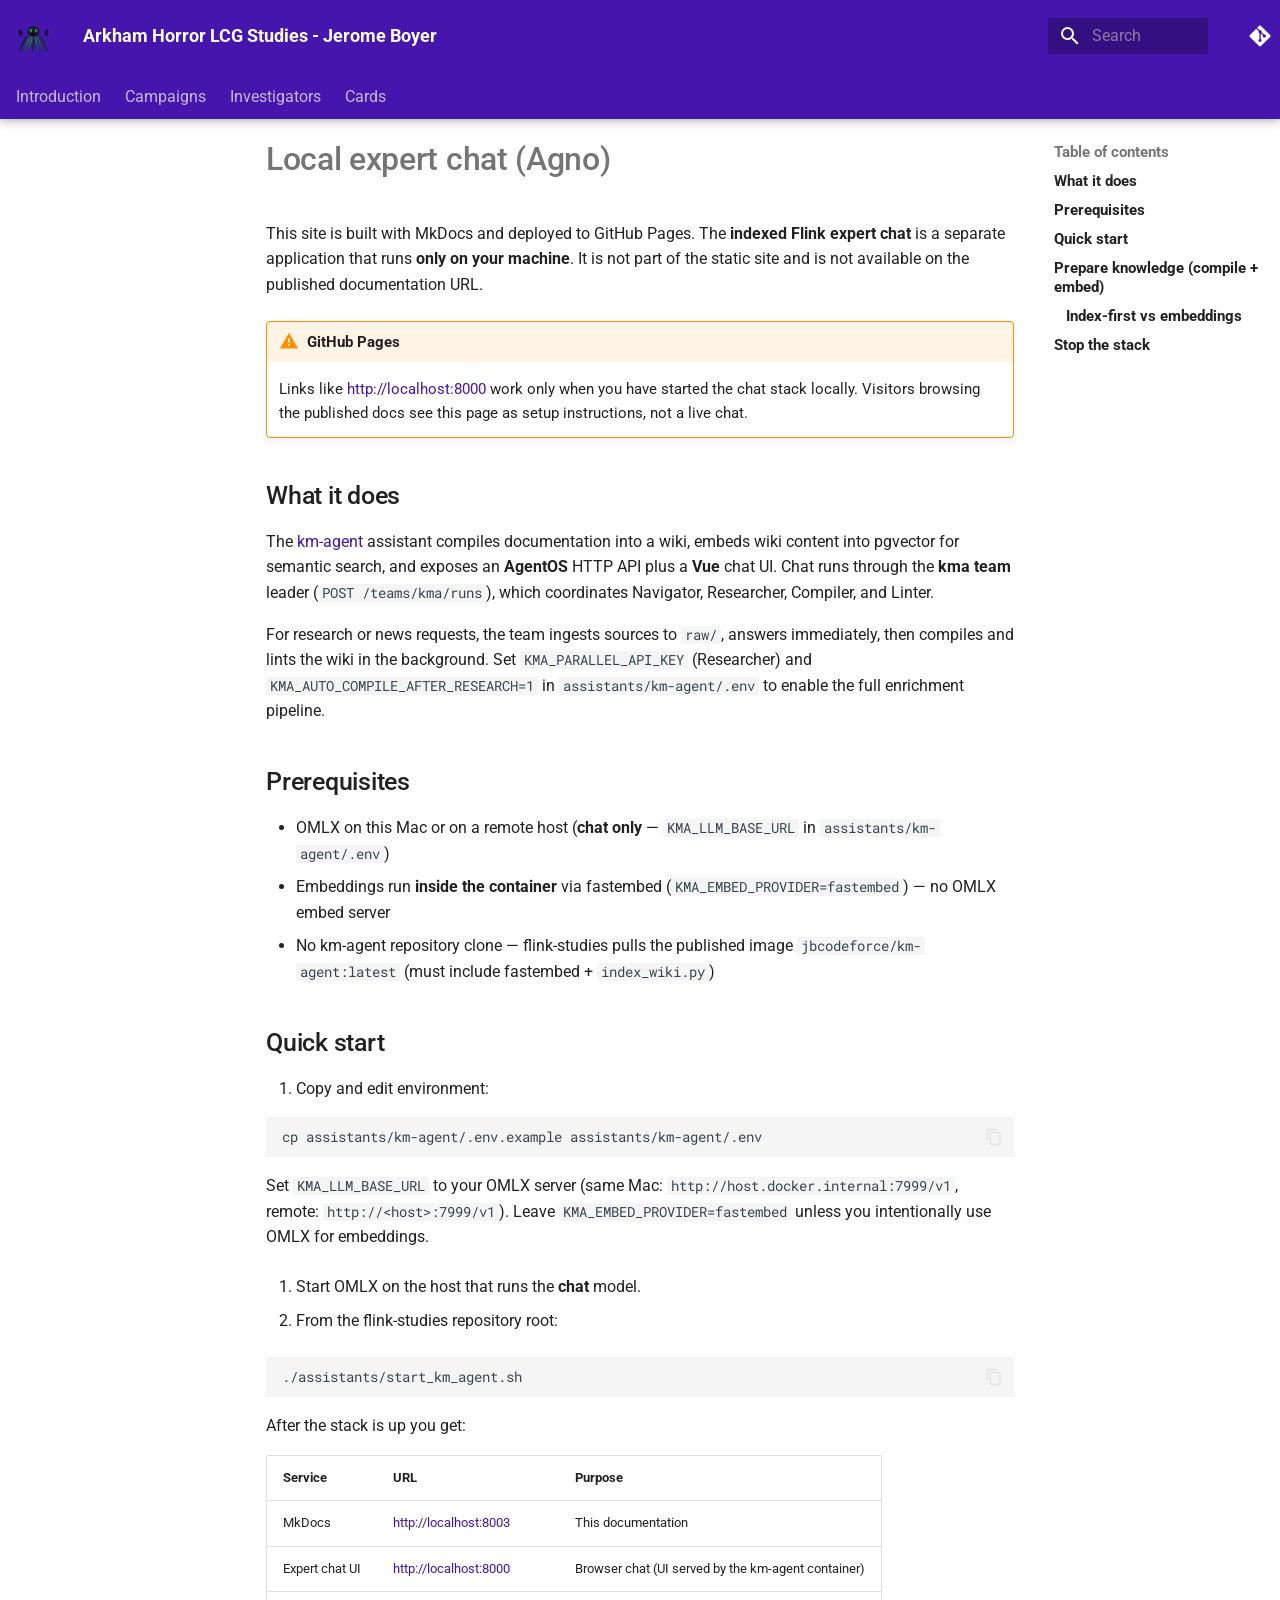
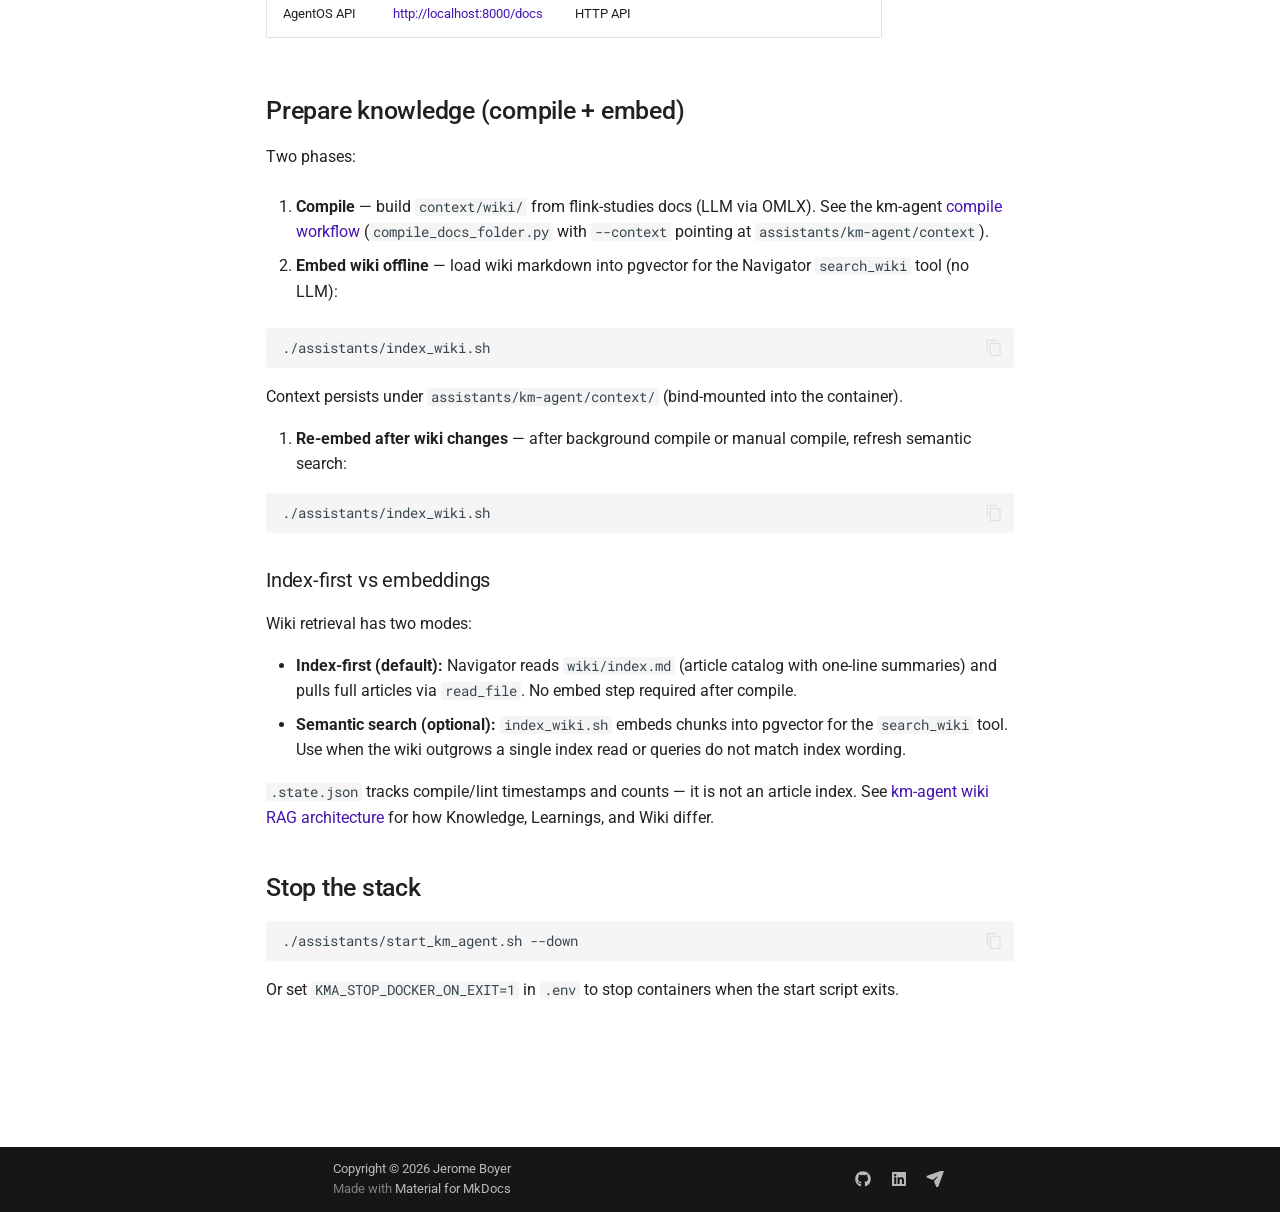
<file: assistants/local-expert-chat/index.html>
<!doctype html><html lang=en class=no-js> <head><meta charset=utf-8><meta name=viewport content="width=device-width,initial-scale=1"><link href=https://jbcodeforce.github.io/ah/assistants/local-expert-chat/ rel=canonical><link rel=icon href=../../assets/logo.svg><meta name=generator content="mkdocs-1.6.1, mkdocs-material-9.7.7"><title>Local expert chat (Agno) - Arkham Horror LCG Studies - Jerome Boyer</title><link rel=stylesheet href=../../assets/stylesheets/main.ec1eaa64.min.css><link rel=stylesheet href=../../assets/stylesheets/palette.ab4e12ef.min.css><link rel=preconnect href=https://fonts.gstatic.com crossorigin><link rel=stylesheet href="https://fonts.googleapis.com/css?family=Roboto:300,300i,400,400i,700,700i%7CRoboto+Mono:400,400i,700,700i&display=fallback"><style>:root{--md-text-font:"Roboto";--md-code-font:"Roboto Mono"}</style><link rel=stylesheet href=../../extra.css><script>__md_scope=new URL("../..",location),__md_hash=e=>[...e].reduce(((e,_)=>(e<<5)-e+_.charCodeAt(0)),0),__md_get=(e,_=localStorage,t=__md_scope)=>JSON.parse(_.getItem(t.pathname+"."+e)),__md_set=(e,_,t=localStorage,a=__md_scope)=>{try{t.setItem(a.pathname+"."+e,JSON.stringify(_))}catch(e){}}</script></head> <body dir=ltr data-md-color-scheme=default data-md-color-primary=indigo data-md-color-accent=indigo> <input class=md-toggle data-md-toggle=drawer type=checkbox id=__drawer autocomplete=off> <input class=md-toggle data-md-toggle=search type=checkbox id=__search autocomplete=off> <label class=md-overlay for=__drawer></label> <div data-md-component=skip> <a href=#local-expert-chat-agno class=md-skip> Skip to content </a> </div> <div data-md-component=announce> </div> <header class="md-header md-header--shadow md-header--lifted" data-md-component=header> <nav class="md-header__inner md-grid" aria-label=Header> <a href=../.. title="Arkham Horror LCG Studies - Jerome Boyer" class="md-header__button md-logo" aria-label="Arkham Horror LCG Studies - Jerome Boyer" data-md-component=logo> <img src=../../assets/logo.svg alt=logo> </a> <label class="md-header__button md-icon" for=__drawer> <svg xmlns=http://www.w3.org/2000/svg viewbox="0 0 24 24"><path d="M3 6h18v2H3zm0 5h18v2H3zm0 5h18v2H3z"/></svg> </label> <div class=md-header__title data-md-component=header-title> <div class=md-header__ellipsis> <div class=md-header__topic> <span class=md-ellipsis> Arkham Horror LCG Studies - Jerome Boyer </span> </div> <div class=md-header__topic data-md-component=header-topic> <span class=md-ellipsis> Local expert chat (Agno) </span> </div> </div> </div> <label class="md-header__button md-icon" for=__search> <svg xmlns=http://www.w3.org/2000/svg viewbox="0 0 24 24"><path d="M9.5 3A6.5 6.5 0 0 1 16 9.5c0 1.61-.59 3.09-1.56 4.23l.27.27h.79l5 5-1.5 1.5-5-5v-.79l-.27-.27A6.52 6.52 0 0 1 9.5 16 6.5 6.5 0 0 1 3 9.5 6.5 6.5 0 0 1 9.5 3m0 2C7 5 5 7 5 9.5S7 14 9.5 14 14 12 14 9.5 12 5 9.5 5"/></svg> </label> <div class=md-search data-md-component=search role=dialog> <label class=md-search__overlay for=__search></label> <div class=md-search__inner role=search> <form class=md-search__form name=search> <input type=text class=md-search__input name=query aria-label=Search placeholder=Search autocapitalize=off autocorrect=off autocomplete=off spellcheck=false data-md-component=search-query required> <label class="md-search__icon md-icon" for=__search> <svg xmlns=http://www.w3.org/2000/svg viewbox="0 0 24 24"><path d="M9.5 3A6.5 6.5 0 0 1 16 9.5c0 1.61-.59 3.09-1.56 4.23l.27.27h.79l5 5-1.5 1.5-5-5v-.79l-.27-.27A6.52 6.52 0 0 1 9.5 16 6.5 6.5 0 0 1 3 9.5 6.5 6.5 0 0 1 9.5 3m0 2C7 5 5 7 5 9.5S7 14 9.5 14 14 12 14 9.5 12 5 9.5 5"/></svg> <svg xmlns=http://www.w3.org/2000/svg viewbox="0 0 24 24"><path d="M20 11v2H8l5.5 5.5-1.42 1.42L4.16 12l7.92-7.92L13.5 5.5 8 11z"/></svg> </label> <nav class=md-search__options aria-label=Search> <button type=reset class="md-search__icon md-icon" title=Clear aria-label=Clear tabindex=-1> <svg xmlns=http://www.w3.org/2000/svg viewbox="0 0 24 24"><path d="M19 6.41 17.59 5 12 10.59 6.41 5 5 6.41 10.59 12 5 17.59 6.41 19 12 13.41 17.59 19 19 17.59 13.41 12z"/></svg> </button> </nav> <div class=md-search__suggest data-md-component=search-suggest></div> </form> <div class=md-search__output> <div class=md-search__scrollwrap tabindex=0 data-md-scrollfix> <div class=md-search-result data-md-component=search-result> <div class=md-search-result__meta> Initializing search </div> <ol class=md-search-result__list role=presentation></ol> </div> </div> </div> </div> </div> <div class=md-header__source> <a href=https://github.com/jbcodeforce/ah title="Go to repository" class=md-source data-md-component=source> <div class="md-source__icon md-icon"> <svg xmlns=http://www.w3.org/2000/svg viewbox="0 0 448 512"><!-- Font Awesome Free 7.1.0 by @fontawesome - https://fontawesome.com License - https://fontawesome.com/license/free (Icons: CC BY 4.0, Fonts: SIL OFL 1.1, Code: MIT License) Copyright 2025 Fonticons, Inc.--><path d="M439.6 236.1 244 40.5c-5.4-5.5-12.8-8.5-20.4-8.5s-15 3-20.4 8.4L162.5 81l51.5 51.5c27.1-9.1 52.7 16.8 43.4 43.7l49.7 49.7c34.2-11.8 61.2 31 35.5 56.7-26.5 26.5-70.2-2.9-56-37.3L240.3 199v121.9c25.3 12.5 22.3 41.8 9.1 55-6.4 6.4-15.2 10.1-24.3 10.1s-17.8-3.6-24.3-10.1c-17.6-17.6-11.1-46.9 11.2-56v-123c-20.8-8.5-24.6-30.7-18.6-45L142.6 101 8.5 235.1C3 240.6 0 247.9 0 255.5s3 15 8.5 20.4l195.6 195.7c5.4 5.4 12.7 8.4 20.4 8.4s15-3 20.4-8.4l194.7-194.7c5.4-5.4 8.4-12.8 8.4-20.4s-3-15-8.4-20.4"/></svg> </div> <div class=md-source__repository> GitHub </div> </a> </div> </nav> <nav class=md-tabs aria-label=Tabs data-md-component=tabs> <div class=md-grid> <ul class=md-tabs__list> <li class=md-tabs__item> <a href=../.. class=md-tabs__link> Introduction </a> </li> <li class=md-tabs__item> <a href=../../campaigns/ class=md-tabs__link> Campaigns </a> </li> <li class=md-tabs__item> <a href=../../investigators/ class=md-tabs__link> Investigators </a> </li> <li class=md-tabs__item> <a href=../../cards/ class=md-tabs__link> Cards </a> </li> </ul> </div> </nav> </header> <div class=md-container data-md-component=container> <main class=md-main data-md-component=main> <div class="md-main__inner md-grid"> <div class="md-sidebar md-sidebar--primary" data-md-component=sidebar data-md-type=navigation> <div class=md-sidebar__scrollwrap> <div class=md-sidebar__inner> <nav class="md-nav md-nav--primary md-nav--lifted" aria-label=Navigation data-md-level=0> <label class=md-nav__title for=__drawer> <a href=../.. title="Arkham Horror LCG Studies - Jerome Boyer" class="md-nav__button md-logo" aria-label="Arkham Horror LCG Studies - Jerome Boyer" data-md-component=logo> <img src=../../assets/logo.svg alt=logo> </a> Arkham Horror LCG Studies - Jerome Boyer </label> <div class=md-nav__source> <a href=https://github.com/jbcodeforce/ah title="Go to repository" class=md-source data-md-component=source> <div class="md-source__icon md-icon"> <svg xmlns=http://www.w3.org/2000/svg viewbox="0 0 448 512"><!-- Font Awesome Free 7.1.0 by @fontawesome - https://fontawesome.com License - https://fontawesome.com/license/free (Icons: CC BY 4.0, Fonts: SIL OFL 1.1, Code: MIT License) Copyright 2025 Fonticons, Inc.--><path d="M439.6 236.1 244 40.5c-5.4-5.5-12.8-8.5-20.4-8.5s-15 3-20.4 8.4L162.5 81l51.5 51.5c27.1-9.1 52.7 16.8 43.4 43.7l49.7 49.7c34.2-11.8 61.2 31 35.5 56.7-26.5 26.5-70.2-2.9-56-37.3L240.3 199v121.9c25.3 12.5 22.3 41.8 9.1 55-6.4 6.4-15.2 10.1-24.3 10.1s-17.8-3.6-24.3-10.1c-17.6-17.6-11.1-46.9 11.2-56v-123c-20.8-8.5-24.6-30.7-18.6-45L142.6 101 8.5 235.1C3 240.6 0 247.9 0 255.5s3 15 8.5 20.4l195.6 195.7c5.4 5.4 12.7 8.4 20.4 8.4s15-3 20.4-8.4l194.7-194.7c5.4-5.4 8.4-12.8 8.4-20.4s-3-15-8.4-20.4"/></svg> </div> <div class=md-source__repository> GitHub </div> </a> </div> <ul class=md-nav__list data-md-scrollfix> <li class=md-nav__item> <a href=../.. class=md-nav__link> <span class=md-ellipsis> Introduction </span> </a> </li> <li class=md-nav__item> <a href=../../campaigns/ class=md-nav__link> <span class=md-ellipsis> Campaigns </span> </a> </li> <li class="md-nav__item md-nav__item--nested"> <input class="md-nav__toggle md-toggle " type=checkbox id=__nav_3> <label class=md-nav__link for=__nav_3 id=__nav_3_label tabindex=0> <span class=md-ellipsis> Investigators </span> <span class="md-nav__icon md-icon"></span> </label> <nav class=md-nav data-md-level=1 aria-labelledby=__nav_3_label aria-expanded=false> <label class=md-nav__title for=__nav_3> <span class="md-nav__icon md-icon"></span> Investigators </label> <ul class=md-nav__list data-md-scrollfix> <li class=md-nav__item> <a href=../../investigators/ class=md-nav__link> <span class=md-ellipsis> Investigator List </span> </a> </li> <li class=md-nav__item> <a href=../../investigators/a_zorzi/ class=md-nav__link> <span class=md-ellipsis> Alessandra Zori </span> </a> </li> <li class=md-nav__item> <a href=../../investigators/agatha_crane/ class=md-nav__link> <span class=md-ellipsis> Agatha Crane </span> </a> </li> <li class=md-nav__item> <a href=../../investigators/hans_samson/ class=md-nav__link> <span class=md-ellipsis> Hans Samson </span> </a> </li> <li class=md-nav__item> <a href=../../investigators/marion_tavares/ class=md-nav__link> <span class=md-ellipsis> Marion Tavares </span> </a> </li> </ul> </nav> </li> <li class=md-nav__item> <a href=../../cards/ class=md-nav__link> <span class=md-ellipsis> Cards </span> </a> </li> </ul> </nav> </div> </div> </div> <div class="md-sidebar md-sidebar--secondary" data-md-component=sidebar data-md-type=toc> <div class=md-sidebar__scrollwrap> <div class=md-sidebar__inner> <nav class="md-nav md-nav--secondary" aria-label="Table of contents"> <label class=md-nav__title for=__toc> <span class="md-nav__icon md-icon"></span> Table of contents </label> <ul class=md-nav__list data-md-component=toc data-md-scrollfix> <li class=md-nav__item> <a href=#what-it-does class=md-nav__link> <span class=md-ellipsis> What it does </span> </a> </li> <li class=md-nav__item> <a href=#prerequisites class=md-nav__link> <span class=md-ellipsis> Prerequisites </span> </a> </li> <li class=md-nav__item> <a href=#quick-start class=md-nav__link> <span class=md-ellipsis> Quick start </span> </a> </li> <li class=md-nav__item> <a href=#prepare-knowledge-compile-embed class=md-nav__link> <span class=md-ellipsis> Prepare knowledge (compile + embed) </span> </a> <nav class=md-nav aria-label="Prepare knowledge (compile + embed)"> <ul class=md-nav__list> <li class=md-nav__item> <a href=#index-first-vs-embeddings class=md-nav__link> <span class=md-ellipsis> Index-first vs embeddings </span> </a> </li> </ul> </nav> </li> <li class=md-nav__item> <a href=#stop-the-stack class=md-nav__link> <span class=md-ellipsis> Stop the stack </span> </a> </li> </ul> </nav> </div> </div> </div> <div class=md-content data-md-component=content> <article class="md-content__inner md-typeset"> <h1 id=local-expert-chat-agno>Local expert chat (Agno)<a class=headerlink href=#local-expert-chat-agno title="Permanent link">&para;</a></h1> <p>This site is built with MkDocs and deployed to GitHub Pages. The <strong>indexed Flink expert chat</strong> is a separate application that runs <strong>only on your machine</strong>. It is not part of the static site and is not available on the published documentation URL.</p> <div class="admonition warning"> <p class=admonition-title>GitHub Pages</p> <p>Links like <a href=http://localhost:8000>http://localhost:8000</a> work only when you have started the chat stack locally. Visitors browsing the published docs see this page as setup instructions, not a live chat.</p> </div> <h2 id=what-it-does>What it does<a class=headerlink href=#what-it-does title="Permanent link">&para;</a></h2> <p>The <a href=https://github.com/jbcodeforce/km-agent>km-agent</a> assistant compiles documentation into a wiki, embeds wiki content into pgvector for semantic search, and exposes an <strong>AgentOS</strong> HTTP API plus a <strong>Vue</strong> chat UI. Chat runs through the <strong>kma team</strong> leader (<code>POST /teams/kma/runs</code>), which coordinates Navigator, Researcher, Compiler, and Linter.</p> <p>For research or news requests, the team ingests sources to <code>raw/</code>, answers immediately, then compiles and lints the wiki in the background. Set <code>KMA_PARALLEL_API_KEY</code> (Researcher) and <code>KMA_AUTO_COMPILE_AFTER_RESEARCH=1</code> in <code>assistants/km-agent/.env</code> to enable the full enrichment pipeline.</p> <h2 id=prerequisites>Prerequisites<a class=headerlink href=#prerequisites title="Permanent link">&para;</a></h2> <ul> <li>OMLX on this Mac or on a remote host (<strong>chat only</strong> — <code>KMA_LLM_BASE_URL</code> in <code>assistants/km-agent/.env</code>)</li> <li>Embeddings run <strong>inside the container</strong> via fastembed (<code>KMA_EMBED_PROVIDER=fastembed</code>) — no OMLX embed server</li> <li>No km-agent repository clone — flink-studies pulls the published image <code>jbcodeforce/km-agent:latest</code> (must include fastembed + <code>index_wiki.py</code>)</li> </ul> <h2 id=quick-start>Quick start<a class=headerlink href=#quick-start title="Permanent link">&para;</a></h2> <ol> <li>Copy and edit environment:</li> </ol> <div class="language-bash highlight"><pre><span></span><code><span id=__span-0-1><a id=__codelineno-0-1 name=__codelineno-0-1 href=#__codelineno-0-1></a>cp<span class=w> </span>assistants/km-agent/.env.example<span class=w> </span>assistants/km-agent/.env
</span></code></pre></div> <p>Set <code>KMA_LLM_BASE_URL</code> to your OMLX server (same Mac: <code>http://host.docker.internal:7999/v1</code>, remote: <code>http://&lt;host&gt;:7999/v1</code>). Leave <code>KMA_EMBED_PROVIDER=fastembed</code> unless you intentionally use OMLX for embeddings.</p> <ol> <li> <p>Start OMLX on the host that runs the <strong>chat</strong> model.</p> </li> <li> <p>From the flink-studies repository root:</p> </li> </ol> <div class="language-bash highlight"><pre><span></span><code><span id=__span-1-1><a id=__codelineno-1-1 name=__codelineno-1-1 href=#__codelineno-1-1></a>./assistants/start_km_agent.sh
</span></code></pre></div> <p>After the stack is up you get:</p> <table> <thead> <tr> <th>Service</th> <th>URL</th> <th>Purpose</th> </tr> </thead> <tbody> <tr> <td>MkDocs</td> <td><a href=http://localhost:8003>http://localhost:8003</a></td> <td>This documentation</td> </tr> <tr> <td>Expert chat UI</td> <td><a href=http://localhost:8000>http://localhost:8000</a></td> <td>Browser chat (UI served by the km-agent container)</td> </tr> <tr> <td>AgentOS API</td> <td><a href=http://localhost:8000/docs>http://localhost:8000/docs</a></td> <td>HTTP API</td> </tr> </tbody> </table> <h2 id=prepare-knowledge-compile-embed>Prepare knowledge (compile + embed)<a class=headerlink href=#prepare-knowledge-compile-embed title="Permanent link">&para;</a></h2> <p>Two phases:</p> <ol> <li> <p><strong>Compile</strong> — build <code>context/wiki/</code> from flink-studies docs (LLM via OMLX). See the km-agent <a href=https://github.com/jbcodeforce/km-agent/blob/main/docs/USER_GUIDE.md>compile workflow</a> (<code>compile_docs_folder.py</code> with <code>--context</code> pointing at <code>assistants/km-agent/context</code>).</p> </li> <li> <p><strong>Embed wiki offline</strong> — load wiki markdown into pgvector for the Navigator <code>search_wiki</code> tool (no LLM):</p> </li> </ol> <div class="language-bash highlight"><pre><span></span><code><span id=__span-2-1><a id=__codelineno-2-1 name=__codelineno-2-1 href=#__codelineno-2-1></a>./assistants/index_wiki.sh
</span></code></pre></div> <p>Context persists under <code>assistants/km-agent/context/</code> (bind-mounted into the container).</p> <ol> <li><strong>Re-embed after wiki changes</strong> — after background compile or manual compile, refresh semantic search:</li> </ol> <div class="language-bash highlight"><pre><span></span><code><span id=__span-3-1><a id=__codelineno-3-1 name=__codelineno-3-1 href=#__codelineno-3-1></a>./assistants/index_wiki.sh
</span></code></pre></div> <h3 id=index-first-vs-embeddings>Index-first vs embeddings<a class=headerlink href=#index-first-vs-embeddings title="Permanent link">&para;</a></h3> <p>Wiki retrieval has two modes:</p> <ul> <li><strong>Index-first (default):</strong> Navigator reads <code>wiki/index.md</code> (article catalog with one-line summaries) and pulls full articles via <code>read_file</code>. No embed step required after compile.</li> <li><strong>Semantic search (optional):</strong> <code>index_wiki.sh</code> embeds chunks into pgvector for the <code>search_wiki</code> tool. Use when the wiki outgrows a single index read or queries do not match index wording.</li> </ul> <p><code>.state.json</code> tracks compile/lint timestamps and counts — it is not an article index. See <a href=https://github.com/jbcodeforce/km-agent/blob/main/docs/ARCHITECTURE_WIKI_RAG.md>km-agent wiki RAG architecture</a> for how Knowledge, Learnings, and Wiki differ.</p> <h2 id=stop-the-stack>Stop the stack<a class=headerlink href=#stop-the-stack title="Permanent link">&para;</a></h2> <div class="language-bash highlight"><pre><span></span><code><span id=__span-4-1><a id=__codelineno-4-1 name=__codelineno-4-1 href=#__codelineno-4-1></a>./assistants/start_km_agent.sh<span class=w> </span>--down
</span></code></pre></div> <p>Or set <code>KMA_STOP_DOCKER_ON_EXIT=1</code> in <code>.env</code> to stop containers when the start script exits.</p> </article> </div> <script>var tabs=__md_get("__tabs");if(Array.isArray(tabs))e:for(var set of document.querySelectorAll(".tabbed-set")){var labels=set.querySelector(".tabbed-labels");for(var tab of tabs)for(var label of labels.getElementsByTagName("label"))if(label.innerText.trim()===tab){var input=document.getElementById(label.htmlFor);input.checked=!0;continue e}}</script> <script>var target=document.getElementById(location.hash.slice(1));target&&target.name&&(target.checked=target.name.startsWith("__tabbed_"))</script> </div> <button type=button class="md-top md-icon" data-md-component=top hidden> <svg xmlns=http://www.w3.org/2000/svg viewbox="0 0 24 24"><path d="M13 20h-2V8l-5.5 5.5-1.42-1.42L12 4.16l7.92 7.92-1.42 1.42L13 8z"/></svg> Back to top </button> </main> <footer class=md-footer> <div class="md-footer-meta md-typeset"> <div class="md-footer-meta__inner md-grid"> <div class=md-copyright> <div class=md-copyright__highlight> Copyright &copy; 2026 Jerome Boyer </div> Made with <a href=https://squidfunk.github.io/mkdocs-material/ target=_blank rel=noopener> Material for MkDocs </a> </div> <div class=md-social> <a href=https://github.com/jbcodeforce target=_blank rel=noopener title=github.com class=md-social__link> <svg xmlns=http://www.w3.org/2000/svg viewbox="0 0 512 512"><!-- Font Awesome Free 7.1.0 by @fontawesome - https://fontawesome.com License - https://fontawesome.com/license/free (Icons: CC BY 4.0, Fonts: SIL OFL 1.1, Code: MIT License) Copyright 2025 Fonticons, Inc.--><path d="M173.9 397.4c0 2-2.3 3.6-5.2 3.6-3.3.3-5.6-1.3-5.6-3.6 0-2 2.3-3.6 5.2-3.6 3-.3 5.6 1.3 5.6 3.6m-31.1-4.5c-.7 2 1.3 4.3 4.3 4.9 2.6 1 5.6 0 6.2-2s-1.3-4.3-4.3-5.2c-2.6-.7-5.5.3-6.2 2.3m44.2-1.7c-2.9.7-4.9 2.6-4.6 4.9.3 2 2.9 3.3 5.9 2.6 2.9-.7 4.9-2.6 4.6-4.6-.3-1.9-3-3.2-5.9-2.9M252.8 8C114.1 8 8 113.3 8 252c0 110.9 69.8 205.8 169.5 239.2 12.8 2.3 17.3-5.6 17.3-12.1 0-6.2-.3-40.4-.3-61.4 0 0-70 15-84.7-29.8 0 0-11.4-29.1-27.8-36.6 0 0-22.9-15.7 1.6-15.4 0 0 24.9 2 38.6 25.8 21.9 38.6 58.6 27.5 72.9 20.9 2.3-16 8.8-27.1 16-33.7-55.9-6.2-112.3-14.3-112.3-110.5 0-27.5 7.6-41.3 23.6-58.9-2.6-6.5-11.1-33.3 2.6-67.9 20.9-6.5 69 27 69 27 20-5.6 41.5-8.5 62.8-8.5s42.8 2.9 62.8 8.5c0 0 48.1-33.6 69-27 13.7 34.7 5.2 61.4 2.6 67.9 16 17.7 25.8 31.5 25.8 58.9 0 96.5-58.9 104.2-114.8 110.5 9.2 7.9 17 22.9 17 46.4 0 33.7-.3 75.4-.3 83.6 0 6.5 4.6 14.4 17.3 12.1C436.2 457.8 504 362.9 504 252 504 113.3 391.5 8 252.8 8M105.2 352.9c-1.3 1-1 3.3.7 5.2 1.6 1.6 3.9 2.3 5.2 1 1.3-1 1-3.3-.7-5.2-1.6-1.6-3.9-2.3-5.2-1m-10.8-8.1c-.7 1.3.3 2.9 2.3 3.9 1.6 1 3.6.7 4.3-.7.7-1.3-.3-2.9-2.3-3.9-2-.6-3.6-.3-4.3.7m32.4 35.6c-1.6 1.3-1 4.3 1.3 6.2 2.3 2.3 5.2 2.6 6.5 1 1.3-1.3.7-4.3-1.3-6.2-2.2-2.3-5.2-2.6-6.5-1m-11.4-14.7c-1.6 1-1.6 3.6 0 5.9s4.3 3.3 5.6 2.3c1.6-1.3 1.6-3.9 0-6.2-1.4-2.3-4-3.3-5.6-2"/></svg> </a> <a href=https://linkedin.com/in/jeromeboyer target=_blank rel=noopener title=linkedin.com class=md-social__link> <svg xmlns=http://www.w3.org/2000/svg viewbox="0 0 448 512"><!-- Font Awesome Free 7.1.0 by @fontawesome - https://fontawesome.com License - https://fontawesome.com/license/free (Icons: CC BY 4.0, Fonts: SIL OFL 1.1, Code: MIT License) Copyright 2025 Fonticons, Inc.--><path d="M416 32H31.9C14.3 32 0 46.5 0 64.3v383.4C0 465.5 14.3 480 31.9 480H416c17.6 0 32-14.5 32-32.3V64.3c0-17.8-14.4-32.3-32-32.3M135.4 416H69V202.2h66.5V416zM102.2 96a38.5 38.5 0 1 1 0 77 38.5 38.5 0 1 1 0-77m282.1 320h-66.4V312c0-24.8-.5-56.7-34.5-56.7-34.6 0-39.9 27-39.9 54.9V416h-66.4V202.2h63.7v29.2h.9c8.9-16.8 30.6-34.5 62.9-34.5 67.2 0 79.7 44.3 79.7 101.9z"/></svg> </a> <a href target=_blank rel=noopener title class=md-social__link> <svg xmlns=http://www.w3.org/2000/svg viewbox="0 0 576 512"><!-- Font Awesome Free 7.1.0 by @fontawesome - https://fontawesome.com License - https://fontawesome.com/license/free (Icons: CC BY 4.0, Fonts: SIL OFL 1.1, Code: MIT License) Copyright 2025 Fonticons, Inc.--><path d="M536.4-26.3c9.8-3.5 20.6-1 28 6.3s9.8 18.2 6.3 28l-178 496.9c-5 13.9-18.1 23.1-32.8 23.1-14.2 0-27-8.6-32.3-21.7l-64.2-158c-4.5-11-2.5-23.6 5.2-32.6l94.5-112.4c5.1-6.1 4.7-15-.9-20.6s-14.6-6-20.6-.9l-112.4 94.3c-9.1 7.6-21.6 9.6-32.6 5.2L38.1 216.8c-13.1-5.3-21.7-18.1-21.7-32.3 0-14.7 9.2-27.8 23.1-32.8z"/></svg> </a> </div> </div> </div> </footer> </div> <div class=md-dialog data-md-component=dialog> <div class="md-dialog__inner md-typeset"></div> </div> <div class=md-progress data-md-component=progress role=progressbar></div> <script id=__config type=application/json>{"annotate": null, "base": "../..", "features": ["content.code.annotate", "content.code.copy", "content.tooltips", "content.tabs.link", "search.suggest", "search.highlight", "navigation.instant", "navigation.instant.progress", "navigation.tabs", "navigation.tabs.sticky", "navigation.tracking", "navigation.top", "navigation.footer"], "search": "../../assets/javascripts/workers/search.2c215733.min.js", "tags": null, "translations": {"clipboard.copied": "Copied to clipboard", "clipboard.copy": "Copy to clipboard", "search.result.more.one": "1 more on this page", "search.result.more.other": "# more on this page", "search.result.none": "No matching documents", "search.result.one": "1 matching document", "search.result.other": "# matching documents", "search.result.placeholder": "Type to start searching", "search.result.term.missing": "Missing", "select.version": "Select version"}, "version": null}</script> <script src=../../assets/javascripts/bundle.d7400e89.min.js></script> </body> </html>
</file>
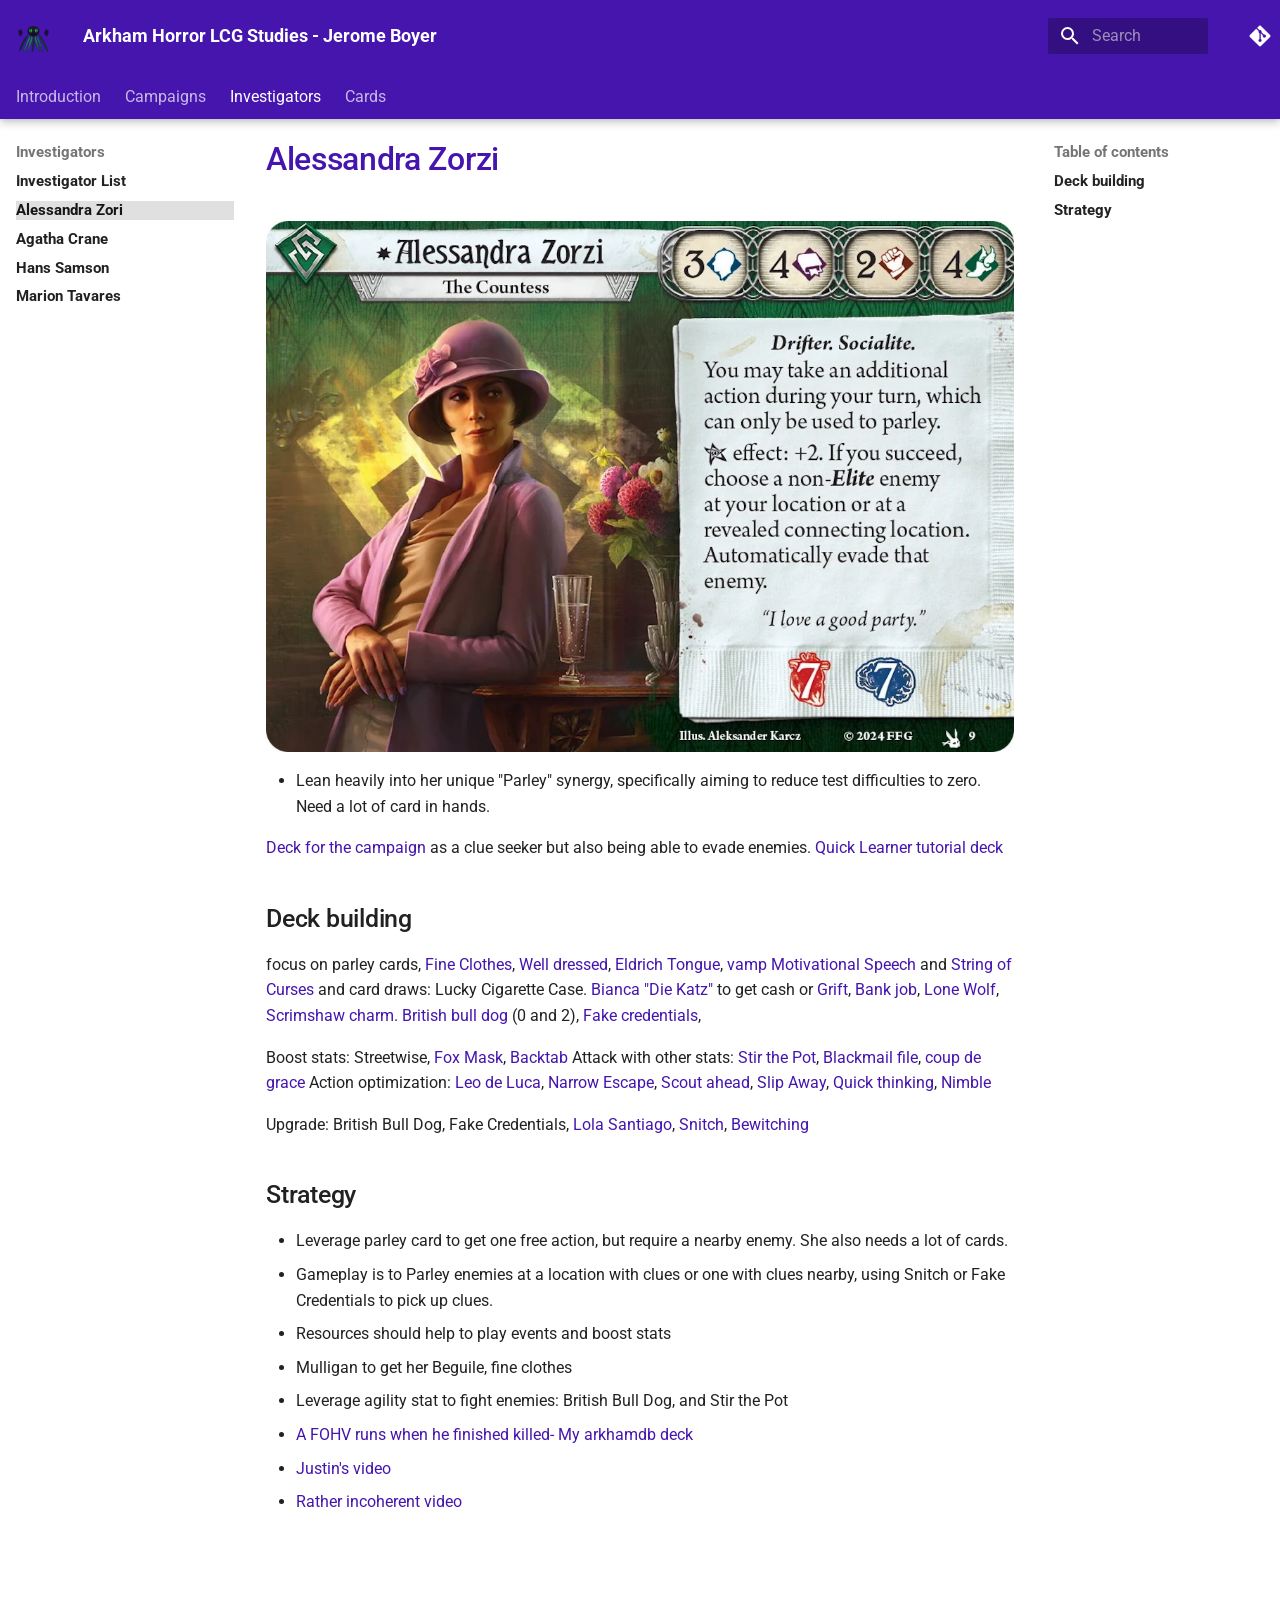
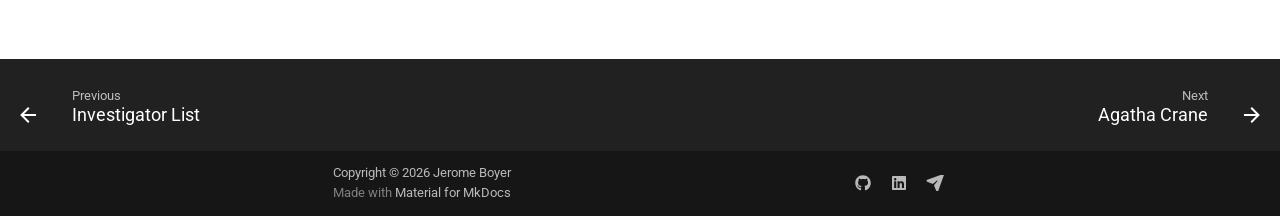
<file: investigators/a_zorzi/index.html>
<!doctype html><html lang=en class=no-js> <head><meta charset=utf-8><meta name=viewport content="width=device-width,initial-scale=1"><link href=https://jbcodeforce.github.io/ah/investigators/a_zorzi/ rel=canonical><link href=../ rel=prev><link href=../agatha_crane/ rel=next><link rel=icon href=../../assets/logo.svg><meta name=generator content="mkdocs-1.6.1, mkdocs-material-9.7.7"><title>Alessandra Zori - Arkham Horror LCG Studies - Jerome Boyer</title><link rel=stylesheet href=../../assets/stylesheets/main.ec1eaa64.min.css><link rel=stylesheet href=../../assets/stylesheets/palette.ab4e12ef.min.css><link rel=preconnect href=https://fonts.gstatic.com crossorigin><link rel=stylesheet href="https://fonts.googleapis.com/css?family=Roboto:300,300i,400,400i,700,700i%7CRoboto+Mono:400,400i,700,700i&display=fallback"><style>:root{--md-text-font:"Roboto";--md-code-font:"Roboto Mono"}</style><link rel=stylesheet href=../../extra.css><script>__md_scope=new URL("../..",location),__md_hash=e=>[...e].reduce(((e,_)=>(e<<5)-e+_.charCodeAt(0)),0),__md_get=(e,_=localStorage,t=__md_scope)=>JSON.parse(_.getItem(t.pathname+"."+e)),__md_set=(e,_,t=localStorage,a=__md_scope)=>{try{t.setItem(a.pathname+"."+e,JSON.stringify(_))}catch(e){}}</script></head> <body dir=ltr data-md-color-scheme=default data-md-color-primary=indigo data-md-color-accent=indigo> <input class=md-toggle data-md-toggle=drawer type=checkbox id=__drawer autocomplete=off> <input class=md-toggle data-md-toggle=search type=checkbox id=__search autocomplete=off> <label class=md-overlay for=__drawer></label> <div data-md-component=skip> <a href=#alessandra-zorzi class=md-skip> Skip to content </a> </div> <div data-md-component=announce> </div> <header class="md-header md-header--shadow md-header--lifted" data-md-component=header> <nav class="md-header__inner md-grid" aria-label=Header> <a href=../.. title="Arkham Horror LCG Studies - Jerome Boyer" class="md-header__button md-logo" aria-label="Arkham Horror LCG Studies - Jerome Boyer" data-md-component=logo> <img src=../../assets/logo.svg alt=logo> </a> <label class="md-header__button md-icon" for=__drawer> <svg xmlns=http://www.w3.org/2000/svg viewbox="0 0 24 24"><path d="M3 6h18v2H3zm0 5h18v2H3zm0 5h18v2H3z"/></svg> </label> <div class=md-header__title data-md-component=header-title> <div class=md-header__ellipsis> <div class=md-header__topic> <span class=md-ellipsis> Arkham Horror LCG Studies - Jerome Boyer </span> </div> <div class=md-header__topic data-md-component=header-topic> <span class=md-ellipsis> Alessandra Zori </span> </div> </div> </div> <label class="md-header__button md-icon" for=__search> <svg xmlns=http://www.w3.org/2000/svg viewbox="0 0 24 24"><path d="M9.5 3A6.5 6.5 0 0 1 16 9.5c0 1.61-.59 3.09-1.56 4.23l.27.27h.79l5 5-1.5 1.5-5-5v-.79l-.27-.27A6.52 6.52 0 0 1 9.5 16 6.5 6.5 0 0 1 3 9.5 6.5 6.5 0 0 1 9.5 3m0 2C7 5 5 7 5 9.5S7 14 9.5 14 14 12 14 9.5 12 5 9.5 5"/></svg> </label> <div class=md-search data-md-component=search role=dialog> <label class=md-search__overlay for=__search></label> <div class=md-search__inner role=search> <form class=md-search__form name=search> <input type=text class=md-search__input name=query aria-label=Search placeholder=Search autocapitalize=off autocorrect=off autocomplete=off spellcheck=false data-md-component=search-query required> <label class="md-search__icon md-icon" for=__search> <svg xmlns=http://www.w3.org/2000/svg viewbox="0 0 24 24"><path d="M9.5 3A6.5 6.5 0 0 1 16 9.5c0 1.61-.59 3.09-1.56 4.23l.27.27h.79l5 5-1.5 1.5-5-5v-.79l-.27-.27A6.52 6.52 0 0 1 9.5 16 6.5 6.5 0 0 1 3 9.5 6.5 6.5 0 0 1 9.5 3m0 2C7 5 5 7 5 9.5S7 14 9.5 14 14 12 14 9.5 12 5 9.5 5"/></svg> <svg xmlns=http://www.w3.org/2000/svg viewbox="0 0 24 24"><path d="M20 11v2H8l5.5 5.5-1.42 1.42L4.16 12l7.92-7.92L13.5 5.5 8 11z"/></svg> </label> <nav class=md-search__options aria-label=Search> <button type=reset class="md-search__icon md-icon" title=Clear aria-label=Clear tabindex=-1> <svg xmlns=http://www.w3.org/2000/svg viewbox="0 0 24 24"><path d="M19 6.41 17.59 5 12 10.59 6.41 5 5 6.41 10.59 12 5 17.59 6.41 19 12 13.41 17.59 19 19 17.59 13.41 12z"/></svg> </button> </nav> <div class=md-search__suggest data-md-component=search-suggest></div> </form> <div class=md-search__output> <div class=md-search__scrollwrap tabindex=0 data-md-scrollfix> <div class=md-search-result data-md-component=search-result> <div class=md-search-result__meta> Initializing search </div> <ol class=md-search-result__list role=presentation></ol> </div> </div> </div> </div> </div> <div class=md-header__source> <a href=https://github.com/jbcodeforce/ah title="Go to repository" class=md-source data-md-component=source> <div class="md-source__icon md-icon"> <svg xmlns=http://www.w3.org/2000/svg viewbox="0 0 448 512"><!-- Font Awesome Free 7.1.0 by @fontawesome - https://fontawesome.com License - https://fontawesome.com/license/free (Icons: CC BY 4.0, Fonts: SIL OFL 1.1, Code: MIT License) Copyright 2025 Fonticons, Inc.--><path d="M439.6 236.1 244 40.5c-5.4-5.5-12.8-8.5-20.4-8.5s-15 3-20.4 8.4L162.5 81l51.5 51.5c27.1-9.1 52.7 16.8 43.4 43.7l49.7 49.7c34.2-11.8 61.2 31 35.5 56.7-26.5 26.5-70.2-2.9-56-37.3L240.3 199v121.9c25.3 12.5 22.3 41.8 9.1 55-6.4 6.4-15.2 10.1-24.3 10.1s-17.8-3.6-24.3-10.1c-17.6-17.6-11.1-46.9 11.2-56v-123c-20.8-8.5-24.6-30.7-18.6-45L142.6 101 8.5 235.1C3 240.6 0 247.9 0 255.5s3 15 8.5 20.4l195.6 195.7c5.4 5.4 12.7 8.4 20.4 8.4s15-3 20.4-8.4l194.7-194.7c5.4-5.4 8.4-12.8 8.4-20.4s-3-15-8.4-20.4"/></svg> </div> <div class=md-source__repository> GitHub </div> </a> </div> </nav> <nav class=md-tabs aria-label=Tabs data-md-component=tabs> <div class=md-grid> <ul class=md-tabs__list> <li class=md-tabs__item> <a href=../.. class=md-tabs__link> Introduction </a> </li> <li class=md-tabs__item> <a href=../../campaigns/ class=md-tabs__link> Campaigns </a> </li> <li class="md-tabs__item md-tabs__item--active"> <a href=../ class=md-tabs__link> Investigators </a> </li> <li class=md-tabs__item> <a href=../../cards/ class=md-tabs__link> Cards </a> </li> </ul> </div> </nav> </header> <div class=md-container data-md-component=container> <main class=md-main data-md-component=main> <div class="md-main__inner md-grid"> <div class="md-sidebar md-sidebar--primary" data-md-component=sidebar data-md-type=navigation> <div class=md-sidebar__scrollwrap> <div class=md-sidebar__inner> <nav class="md-nav md-nav--primary md-nav--lifted" aria-label=Navigation data-md-level=0> <label class=md-nav__title for=__drawer> <a href=../.. title="Arkham Horror LCG Studies - Jerome Boyer" class="md-nav__button md-logo" aria-label="Arkham Horror LCG Studies - Jerome Boyer" data-md-component=logo> <img src=../../assets/logo.svg alt=logo> </a> Arkham Horror LCG Studies - Jerome Boyer </label> <div class=md-nav__source> <a href=https://github.com/jbcodeforce/ah title="Go to repository" class=md-source data-md-component=source> <div class="md-source__icon md-icon"> <svg xmlns=http://www.w3.org/2000/svg viewbox="0 0 448 512"><!-- Font Awesome Free 7.1.0 by @fontawesome - https://fontawesome.com License - https://fontawesome.com/license/free (Icons: CC BY 4.0, Fonts: SIL OFL 1.1, Code: MIT License) Copyright 2025 Fonticons, Inc.--><path d="M439.6 236.1 244 40.5c-5.4-5.5-12.8-8.5-20.4-8.5s-15 3-20.4 8.4L162.5 81l51.5 51.5c27.1-9.1 52.7 16.8 43.4 43.7l49.7 49.7c34.2-11.8 61.2 31 35.5 56.7-26.5 26.5-70.2-2.9-56-37.3L240.3 199v121.9c25.3 12.5 22.3 41.8 9.1 55-6.4 6.4-15.2 10.1-24.3 10.1s-17.8-3.6-24.3-10.1c-17.6-17.6-11.1-46.9 11.2-56v-123c-20.8-8.5-24.6-30.7-18.6-45L142.6 101 8.5 235.1C3 240.6 0 247.9 0 255.5s3 15 8.5 20.4l195.6 195.7c5.4 5.4 12.7 8.4 20.4 8.4s15-3 20.4-8.4l194.7-194.7c5.4-5.4 8.4-12.8 8.4-20.4s-3-15-8.4-20.4"/></svg> </div> <div class=md-source__repository> GitHub </div> </a> </div> <ul class=md-nav__list data-md-scrollfix> <li class=md-nav__item> <a href=../.. class=md-nav__link> <span class=md-ellipsis> Introduction </span> </a> </li> <li class=md-nav__item> <a href=../../campaigns/ class=md-nav__link> <span class=md-ellipsis> Campaigns </span> </a> </li> <li class="md-nav__item md-nav__item--active md-nav__item--section md-nav__item--nested"> <input class="md-nav__toggle md-toggle " type=checkbox id=__nav_3 checked> <label class=md-nav__link for=__nav_3 id=__nav_3_label tabindex> <span class=md-ellipsis> Investigators </span> <span class="md-nav__icon md-icon"></span> </label> <nav class=md-nav data-md-level=1 aria-labelledby=__nav_3_label aria-expanded=true> <label class=md-nav__title for=__nav_3> <span class="md-nav__icon md-icon"></span> Investigators </label> <ul class=md-nav__list data-md-scrollfix> <li class=md-nav__item> <a href=../ class=md-nav__link> <span class=md-ellipsis> Investigator List </span> </a> </li> <li class="md-nav__item md-nav__item--active"> <input class="md-nav__toggle md-toggle" type=checkbox id=__toc> <label class="md-nav__link md-nav__link--active" for=__toc> <span class=md-ellipsis> Alessandra Zori </span> <span class="md-nav__icon md-icon"></span> </label> <a href=./ class="md-nav__link md-nav__link--active"> <span class=md-ellipsis> Alessandra Zori </span> </a> <nav class="md-nav md-nav--secondary" aria-label="Table of contents"> <label class=md-nav__title for=__toc> <span class="md-nav__icon md-icon"></span> Table of contents </label> <ul class=md-nav__list data-md-component=toc data-md-scrollfix> <li class=md-nav__item> <a href=#deck-building class=md-nav__link> <span class=md-ellipsis> Deck building </span> </a> </li> <li class=md-nav__item> <a href=#strategy class=md-nav__link> <span class=md-ellipsis> Strategy </span> </a> </li> </ul> </nav> </li> <li class=md-nav__item> <a href=../agatha_crane/ class=md-nav__link> <span class=md-ellipsis> Agatha Crane </span> </a> </li> <li class=md-nav__item> <a href=../hans_samson/ class=md-nav__link> <span class=md-ellipsis> Hans Samson </span> </a> </li> <li class=md-nav__item> <a href=../marion_tavares/ class=md-nav__link> <span class=md-ellipsis> Marion Tavares </span> </a> </li> </ul> </nav> </li> <li class=md-nav__item> <a href=../../cards/ class=md-nav__link> <span class=md-ellipsis> Cards </span> </a> </li> </ul> </nav> </div> </div> </div> <div class="md-sidebar md-sidebar--secondary" data-md-component=sidebar data-md-type=toc> <div class=md-sidebar__scrollwrap> <div class=md-sidebar__inner> <nav class="md-nav md-nav--secondary" aria-label="Table of contents"> <label class=md-nav__title for=__toc> <span class="md-nav__icon md-icon"></span> Table of contents </label> <ul class=md-nav__list data-md-component=toc data-md-scrollfix> <li class=md-nav__item> <a href=#deck-building class=md-nav__link> <span class=md-ellipsis> Deck building </span> </a> </li> <li class=md-nav__item> <a href=#strategy class=md-nav__link> <span class=md-ellipsis> Strategy </span> </a> </li> </ul> </nav> </div> </div> </div> <div class=md-content data-md-component=content> <article class="md-content__inner md-typeset"> <h1 id=alessandra-zorzi><a href=https://arkhamdb.com/card/10009>Alessandra Zorzi</a><a class=headerlink href=#alessandra-zorzi title="Permanent link">&para;</a></h1> <figure> <img alt src=../images/10009.png> </figure> <ul> <li>Lean heavily into her unique "Parley" synergy, specifically aiming to reduce test difficulties to zero. Need a lot of card in hands.</li> </ul> <p><a href=https://arkhamdb.com/deck/view/4479599>Deck for the campaign</a> as a clue seeker but also being able to evade enemies. <a href=https://arkhamdb.com/decklist/view/47003/alessandra-s-parley-party-fhv-intro-deck-guide-1.0>Quick Learner tutorial deck</a></p> <h2 id=deck-building>Deck building<a class=headerlink href=#deck-building title="Permanent link">&para;</a></h2> <p>focus on parley cards, <a href=https://arkhamdb.com/card/02272>Fine Clothes</a>, <a href=https://arkhamdb.com/card/10130>Well dressed</a>, <a href=https://arkhamdb.com/card/10128>Eldrich Tongue</a>, <a href=https://arkhamdb.com/card/10074>vamp</a> <a href=https://arkhamdb.com/card/09028>Motivational Speech</a> and <a href=https://arkhamdb.com/card/09088>String of Curses</a> and card draws: Lucky Cigarette Case. <a href=https://arkhamdb.com/card/10062>Bianca "Die Katz"</a> to get cash or <a href=https://arkhamdb.com/card/10071>Grift</a>, <a href=https://arkhamdb.com/card/10069>Bank job</a>, <a href=https://arkhamdb.com/card/02188>Lone Wolf</a>, <a href=https://arkhamdb.com/card/10068>Scrimshaw charm</a>. <a href=https://arkhamdb.com/card/10065>British bull dog</a> (0 and 2), <a href=https://arkhamdb.com/card/10066>Fake credentials</a>, </p> <p>Boost stats: Streetwise, <a href=https://arkhamdb.com/card/10067>Fox Mask</a>, <a href=https://arkhamdb.com/card/01051>Backtab</a> Attack with other stats: <a href=https://arkhamdb.com/card/10083>Stir the Pot</a>, <a href>Blackmail file</a>, <a href=https://arkhamdb.com/card/04269>coup de grace</a> Action optimization: <a href=https://arkhamdb.com/card/01048>Leo de Luca</a>, <a href=https://arkhamdb.com/card/03267>Narrow Escape</a>, <a href=https://arkhamdb.com/card/08047>Scout ahead</a>, <a href=https://arkhamdb.com/card/04232>Slip Away</a>, <a href=https://arkhamdb.com/card/02229>Quick thinking</a>, <a href=https://arkhamdb.com/card/60317>Nimble</a></p> <p>Upgrade: British Bull Dog, Fake Credentials, <a href=https://arkhamdb.com/card/04196>Lola Santiago</a>, <a href=https://arkhamdb.com/card/10078>Snitch</a>, <a href=https://arkhamdb.com/card/10079>Bewitching</a></p> <h2 id=strategy>Strategy<a class=headerlink href=#strategy title="Permanent link">&para;</a></h2> <ul> <li>Leverage parley card to get one free action, but require a nearby enemy. She also needs a lot of cards. </li> <li>Gameplay is to Parley enemies at a location with clues or one with clues nearby, using Snitch or Fake Credentials to pick up clues.</li> <li>Resources should help to play events and boost stats</li> <li>Mulligan to get her Beguile, fine clothes</li> <li> <p>Leverage agility stat to fight enemies: British Bull Dog, and Stir the Pot</p> </li> <li> <p><a href=https://arkhamdb.com/deck/view/4254493>A FOHV runs when he finished killed- My arkhamdb deck</a></p> </li> <li> <p><a href="https://www.youtube.com/watch?v=ik9K0qyc1ts&t=1143s">Justin's video</a></p> </li> <li><a href="https://www.youtube.com/watch?v=2fTrWChtFHA">Rather incoherent video</a></li> </ul> </article> </div> <script>var tabs=__md_get("__tabs");if(Array.isArray(tabs))e:for(var set of document.querySelectorAll(".tabbed-set")){var labels=set.querySelector(".tabbed-labels");for(var tab of tabs)for(var label of labels.getElementsByTagName("label"))if(label.innerText.trim()===tab){var input=document.getElementById(label.htmlFor);input.checked=!0;continue e}}</script> <script>var target=document.getElementById(location.hash.slice(1));target&&target.name&&(target.checked=target.name.startsWith("__tabbed_"))</script> </div> <button type=button class="md-top md-icon" data-md-component=top hidden> <svg xmlns=http://www.w3.org/2000/svg viewbox="0 0 24 24"><path d="M13 20h-2V8l-5.5 5.5-1.42-1.42L12 4.16l7.92 7.92-1.42 1.42L13 8z"/></svg> Back to top </button> </main> <footer class=md-footer> <nav class="md-footer__inner md-grid" aria-label=Footer> <a href=../ class="md-footer__link md-footer__link--prev" aria-label="Previous: Investigator List"> <div class="md-footer__button md-icon"> <svg xmlns=http://www.w3.org/2000/svg viewbox="0 0 24 24"><path d="M20 11v2H8l5.5 5.5-1.42 1.42L4.16 12l7.92-7.92L13.5 5.5 8 11z"/></svg> </div> <div class=md-footer__title> <span class=md-footer__direction> Previous </span> <div class=md-ellipsis> Investigator List </div> </div> </a> <a href=../agatha_crane/ class="md-footer__link md-footer__link--next" aria-label="Next: Agatha Crane"> <div class=md-footer__title> <span class=md-footer__direction> Next </span> <div class=md-ellipsis> Agatha Crane </div> </div> <div class="md-footer__button md-icon"> <svg xmlns=http://www.w3.org/2000/svg viewbox="0 0 24 24"><path d="M4 11v2h12l-5.5 5.5 1.42 1.42L19.84 12l-7.92-7.92L10.5 5.5 16 11z"/></svg> </div> </a> </nav> <div class="md-footer-meta md-typeset"> <div class="md-footer-meta__inner md-grid"> <div class=md-copyright> <div class=md-copyright__highlight> Copyright &copy; 2026 Jerome Boyer </div> Made with <a href=https://squidfunk.github.io/mkdocs-material/ target=_blank rel=noopener> Material for MkDocs </a> </div> <div class=md-social> <a href=https://github.com/jbcodeforce target=_blank rel=noopener title=github.com class=md-social__link> <svg xmlns=http://www.w3.org/2000/svg viewbox="0 0 512 512"><!-- Font Awesome Free 7.1.0 by @fontawesome - https://fontawesome.com License - https://fontawesome.com/license/free (Icons: CC BY 4.0, Fonts: SIL OFL 1.1, Code: MIT License) Copyright 2025 Fonticons, Inc.--><path d="M173.9 397.4c0 2-2.3 3.6-5.2 3.6-3.3.3-5.6-1.3-5.6-3.6 0-2 2.3-3.6 5.2-3.6 3-.3 5.6 1.3 5.6 3.6m-31.1-4.5c-.7 2 1.3 4.3 4.3 4.9 2.6 1 5.6 0 6.2-2s-1.3-4.3-4.3-5.2c-2.6-.7-5.5.3-6.2 2.3m44.2-1.7c-2.9.7-4.9 2.6-4.6 4.9.3 2 2.9 3.3 5.9 2.6 2.9-.7 4.9-2.6 4.6-4.6-.3-1.9-3-3.2-5.9-2.9M252.8 8C114.1 8 8 113.3 8 252c0 110.9 69.8 205.8 169.5 239.2 12.8 2.3 17.3-5.6 17.3-12.1 0-6.2-.3-40.4-.3-61.4 0 0-70 15-84.7-29.8 0 0-11.4-29.1-27.8-36.6 0 0-22.9-15.7 1.6-15.4 0 0 24.9 2 38.6 25.8 21.9 38.6 58.6 27.5 72.9 20.9 2.3-16 8.8-27.1 16-33.7-55.9-6.2-112.3-14.3-112.3-110.5 0-27.5 7.6-41.3 23.6-58.9-2.6-6.5-11.1-33.3 2.6-67.9 20.9-6.5 69 27 69 27 20-5.6 41.5-8.5 62.8-8.5s42.8 2.9 62.8 8.5c0 0 48.1-33.6 69-27 13.7 34.7 5.2 61.4 2.6 67.9 16 17.7 25.8 31.5 25.8 58.9 0 96.5-58.9 104.2-114.8 110.5 9.2 7.9 17 22.9 17 46.4 0 33.7-.3 75.4-.3 83.6 0 6.5 4.6 14.4 17.3 12.1C436.2 457.8 504 362.9 504 252 504 113.3 391.5 8 252.8 8M105.2 352.9c-1.3 1-1 3.3.7 5.2 1.6 1.6 3.9 2.3 5.2 1 1.3-1 1-3.3-.7-5.2-1.6-1.6-3.9-2.3-5.2-1m-10.8-8.1c-.7 1.3.3 2.9 2.3 3.9 1.6 1 3.6.7 4.3-.7.7-1.3-.3-2.9-2.3-3.9-2-.6-3.6-.3-4.3.7m32.4 35.6c-1.6 1.3-1 4.3 1.3 6.2 2.3 2.3 5.2 2.6 6.5 1 1.3-1.3.7-4.3-1.3-6.2-2.2-2.3-5.2-2.6-6.5-1m-11.4-14.7c-1.6 1-1.6 3.6 0 5.9s4.3 3.3 5.6 2.3c1.6-1.3 1.6-3.9 0-6.2-1.4-2.3-4-3.3-5.6-2"/></svg> </a> <a href=https://linkedin.com/in/jeromeboyer target=_blank rel=noopener title=linkedin.com class=md-social__link> <svg xmlns=http://www.w3.org/2000/svg viewbox="0 0 448 512"><!-- Font Awesome Free 7.1.0 by @fontawesome - https://fontawesome.com License - https://fontawesome.com/license/free (Icons: CC BY 4.0, Fonts: SIL OFL 1.1, Code: MIT License) Copyright 2025 Fonticons, Inc.--><path d="M416 32H31.9C14.3 32 0 46.5 0 64.3v383.4C0 465.5 14.3 480 31.9 480H416c17.6 0 32-14.5 32-32.3V64.3c0-17.8-14.4-32.3-32-32.3M135.4 416H69V202.2h66.5V416zM102.2 96a38.5 38.5 0 1 1 0 77 38.5 38.5 0 1 1 0-77m282.1 320h-66.4V312c0-24.8-.5-56.7-34.5-56.7-34.6 0-39.9 27-39.9 54.9V416h-66.4V202.2h63.7v29.2h.9c8.9-16.8 30.6-34.5 62.9-34.5 67.2 0 79.7 44.3 79.7 101.9z"/></svg> </a> <a href target=_blank rel=noopener title class=md-social__link> <svg xmlns=http://www.w3.org/2000/svg viewbox="0 0 576 512"><!-- Font Awesome Free 7.1.0 by @fontawesome - https://fontawesome.com License - https://fontawesome.com/license/free (Icons: CC BY 4.0, Fonts: SIL OFL 1.1, Code: MIT License) Copyright 2025 Fonticons, Inc.--><path d="M536.4-26.3c9.8-3.5 20.6-1 28 6.3s9.8 18.2 6.3 28l-178 496.9c-5 13.9-18.1 23.1-32.8 23.1-14.2 0-27-8.6-32.3-21.7l-64.2-158c-4.5-11-2.5-23.6 5.2-32.6l94.5-112.4c5.1-6.1 4.7-15-.9-20.6s-14.6-6-20.6-.9l-112.4 94.3c-9.1 7.6-21.6 9.6-32.6 5.2L38.1 216.8c-13.1-5.3-21.7-18.1-21.7-32.3 0-14.7 9.2-27.8 23.1-32.8z"/></svg> </a> </div> </div> </div> </footer> </div> <div class=md-dialog data-md-component=dialog> <div class="md-dialog__inner md-typeset"></div> </div> <div class=md-progress data-md-component=progress role=progressbar></div> <script id=__config type=application/json>{"annotate": null, "base": "../..", "features": ["content.code.annotate", "content.code.copy", "content.tooltips", "content.tabs.link", "search.suggest", "search.highlight", "navigation.instant", "navigation.instant.progress", "navigation.tabs", "navigation.tabs.sticky", "navigation.tracking", "navigation.top", "navigation.footer"], "search": "../../assets/javascripts/workers/search.2c215733.min.js", "tags": null, "translations": {"clipboard.copied": "Copied to clipboard", "clipboard.copy": "Copy to clipboard", "search.result.more.one": "1 more on this page", "search.result.more.other": "# more on this page", "search.result.none": "No matching documents", "search.result.one": "1 matching document", "search.result.other": "# matching documents", "search.result.placeholder": "Type to start searching", "search.result.term.missing": "Missing", "select.version": "Select version"}, "version": null}</script> <script src=../../assets/javascripts/bundle.d7400e89.min.js></script> </body> </html>
</file>
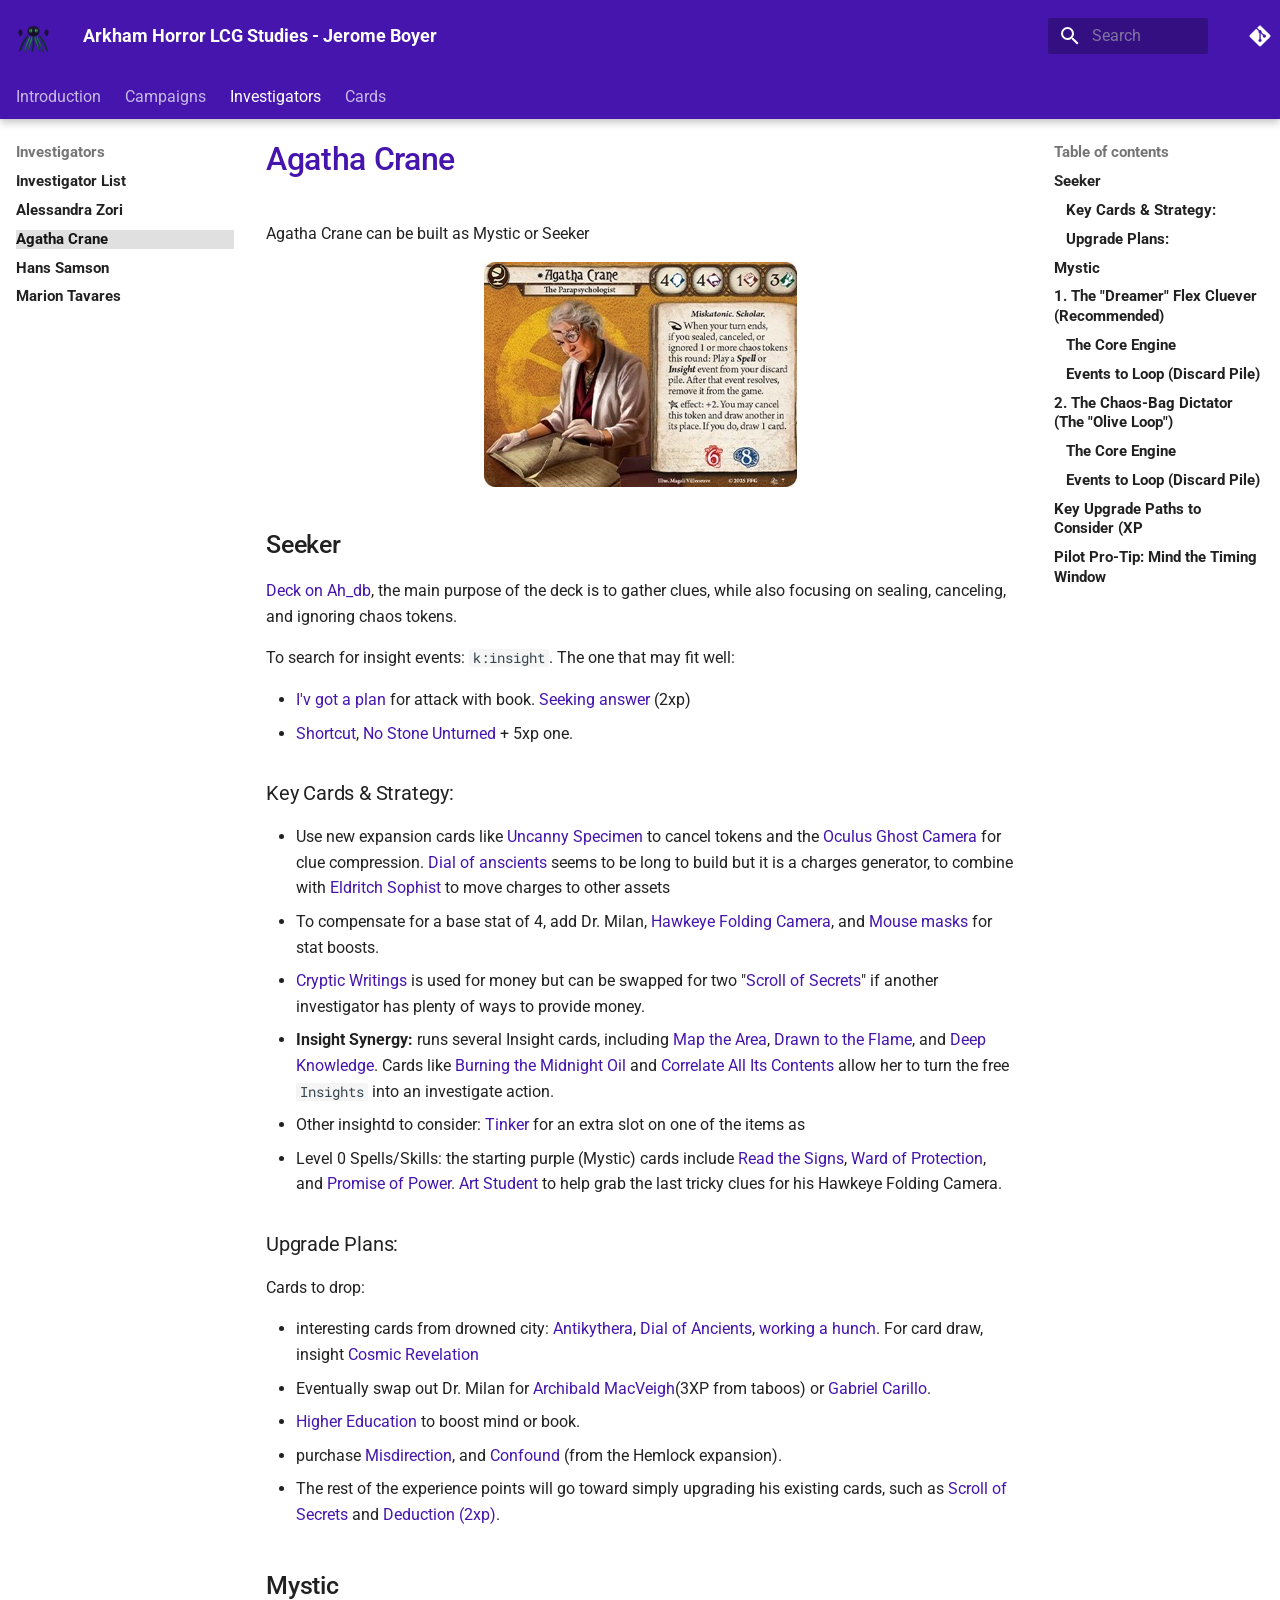
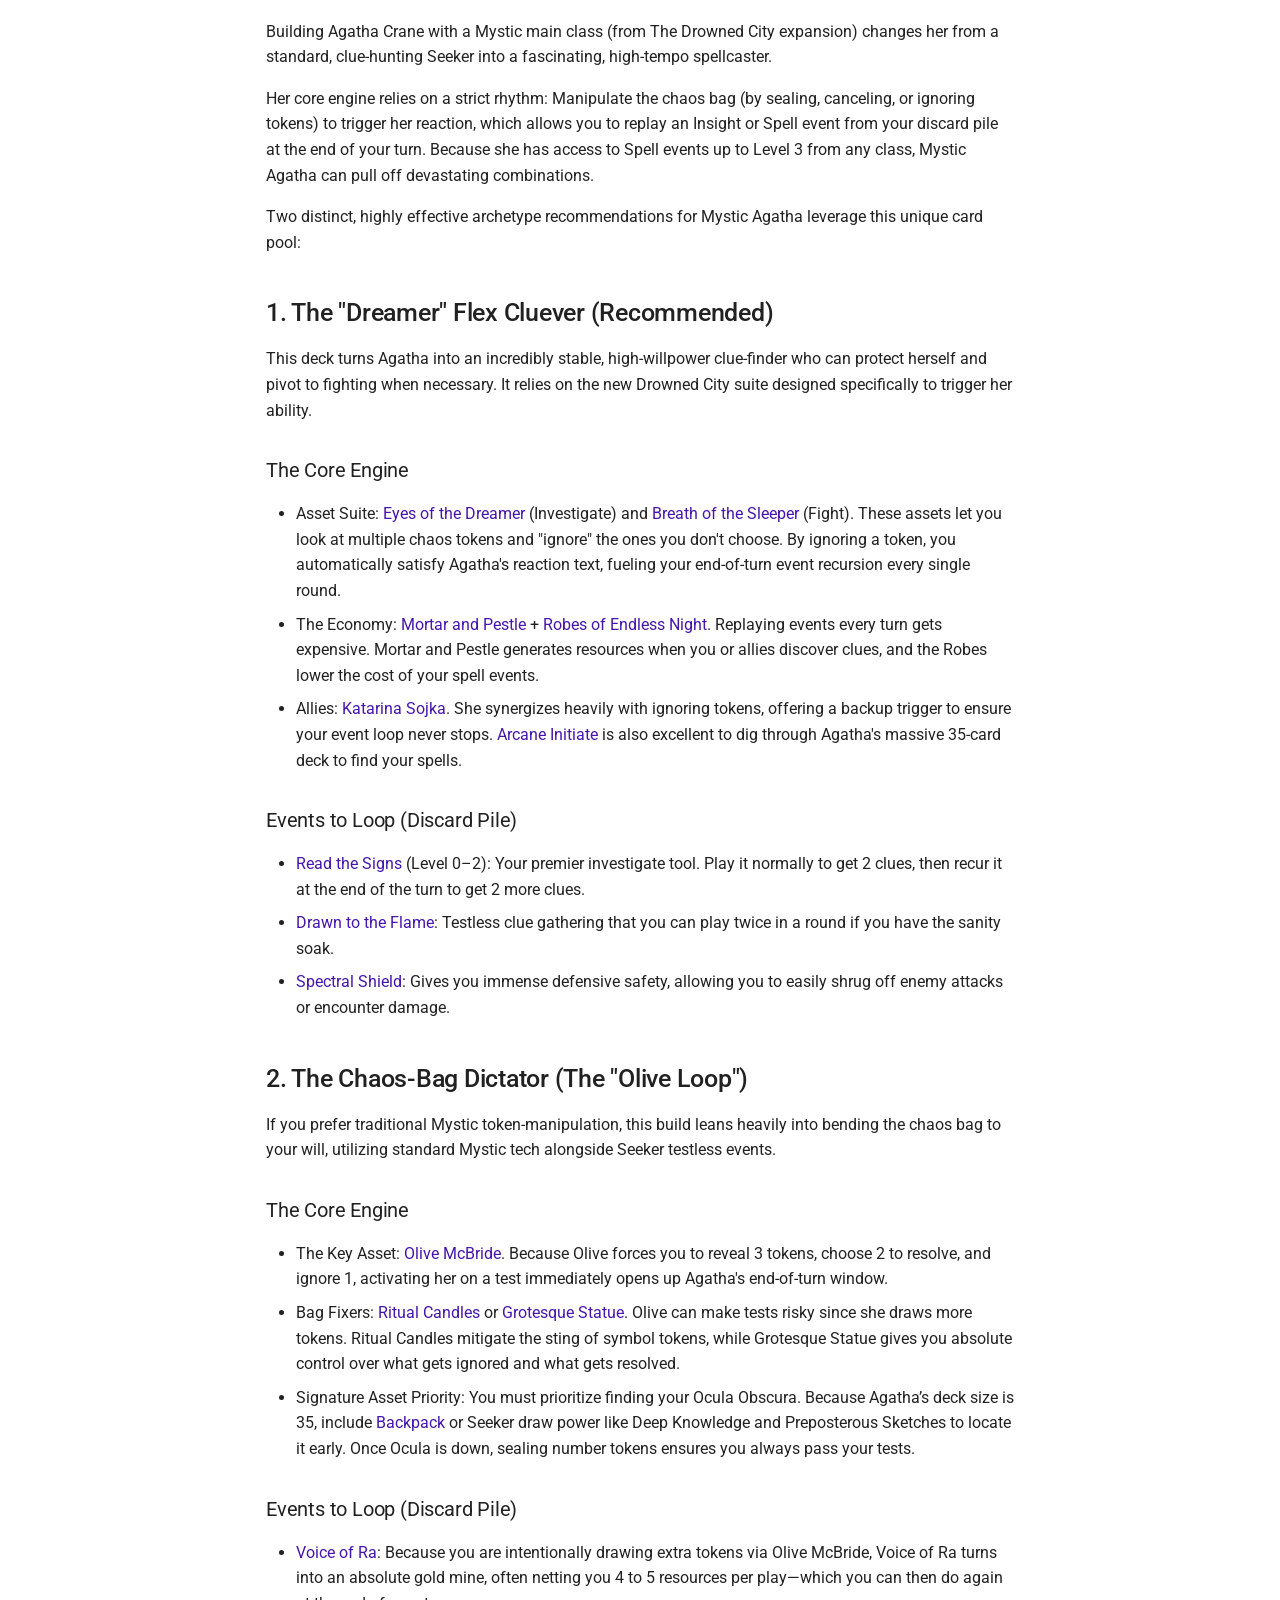
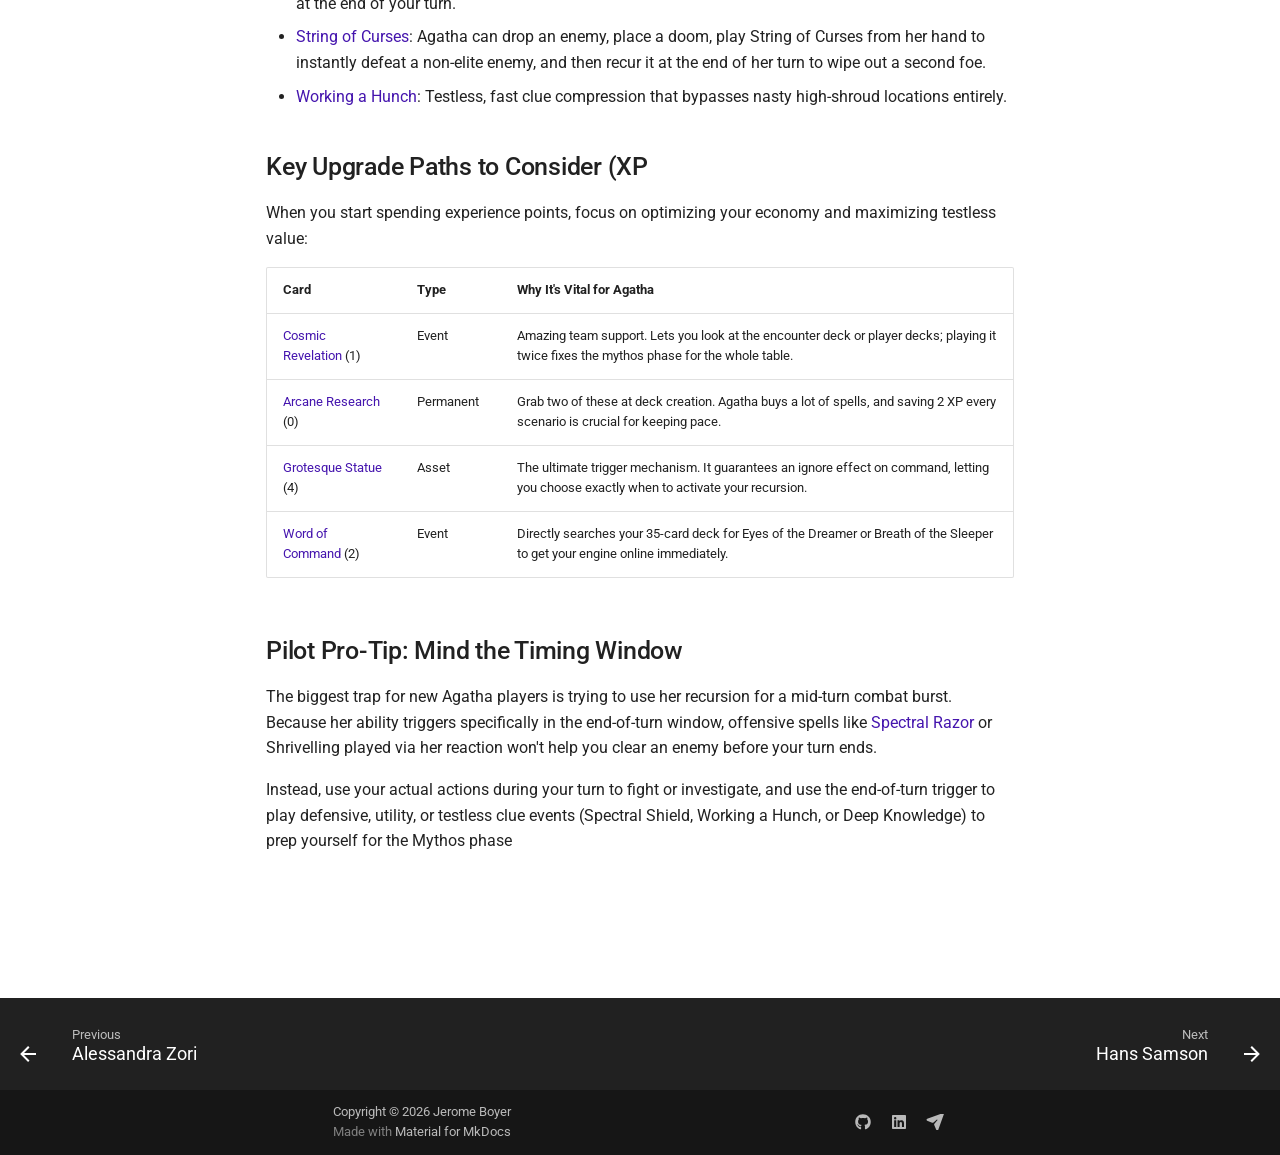
<file: investigators/agatha_crane/index.html>
<!doctype html><html lang=en class=no-js> <head><meta charset=utf-8><meta name=viewport content="width=device-width,initial-scale=1"><link href=https://jbcodeforce.github.io/ah/investigators/agatha_crane/ rel=canonical><link href=../a_zorzi/ rel=prev><link href=../hans_samson/ rel=next><link rel=icon href=../../assets/logo.svg><meta name=generator content="mkdocs-1.6.1, mkdocs-material-9.7.7"><title>Agatha Crane - Arkham Horror LCG Studies - Jerome Boyer</title><link rel=stylesheet href=../../assets/stylesheets/main.ec1eaa64.min.css><link rel=stylesheet href=../../assets/stylesheets/palette.ab4e12ef.min.css><link rel=preconnect href=https://fonts.gstatic.com crossorigin><link rel=stylesheet href="https://fonts.googleapis.com/css?family=Roboto:300,300i,400,400i,700,700i%7CRoboto+Mono:400,400i,700,700i&display=fallback"><style>:root{--md-text-font:"Roboto";--md-code-font:"Roboto Mono"}</style><link rel=stylesheet href=../../extra.css><script>__md_scope=new URL("../..",location),__md_hash=e=>[...e].reduce(((e,_)=>(e<<5)-e+_.charCodeAt(0)),0),__md_get=(e,_=localStorage,t=__md_scope)=>JSON.parse(_.getItem(t.pathname+"."+e)),__md_set=(e,_,t=localStorage,a=__md_scope)=>{try{t.setItem(a.pathname+"."+e,JSON.stringify(_))}catch(e){}}</script></head> <body dir=ltr data-md-color-scheme=default data-md-color-primary=indigo data-md-color-accent=indigo> <input class=md-toggle data-md-toggle=drawer type=checkbox id=__drawer autocomplete=off> <input class=md-toggle data-md-toggle=search type=checkbox id=__search autocomplete=off> <label class=md-overlay for=__drawer></label> <div data-md-component=skip> <a href=#agatha-crane class=md-skip> Skip to content </a> </div> <div data-md-component=announce> </div> <header class="md-header md-header--shadow md-header--lifted" data-md-component=header> <nav class="md-header__inner md-grid" aria-label=Header> <a href=../.. title="Arkham Horror LCG Studies - Jerome Boyer" class="md-header__button md-logo" aria-label="Arkham Horror LCG Studies - Jerome Boyer" data-md-component=logo> <img src=../../assets/logo.svg alt=logo> </a> <label class="md-header__button md-icon" for=__drawer> <svg xmlns=http://www.w3.org/2000/svg viewbox="0 0 24 24"><path d="M3 6h18v2H3zm0 5h18v2H3zm0 5h18v2H3z"/></svg> </label> <div class=md-header__title data-md-component=header-title> <div class=md-header__ellipsis> <div class=md-header__topic> <span class=md-ellipsis> Arkham Horror LCG Studies - Jerome Boyer </span> </div> <div class=md-header__topic data-md-component=header-topic> <span class=md-ellipsis> Agatha Crane </span> </div> </div> </div> <label class="md-header__button md-icon" for=__search> <svg xmlns=http://www.w3.org/2000/svg viewbox="0 0 24 24"><path d="M9.5 3A6.5 6.5 0 0 1 16 9.5c0 1.61-.59 3.09-1.56 4.23l.27.27h.79l5 5-1.5 1.5-5-5v-.79l-.27-.27A6.52 6.52 0 0 1 9.5 16 6.5 6.5 0 0 1 3 9.5 6.5 6.5 0 0 1 9.5 3m0 2C7 5 5 7 5 9.5S7 14 9.5 14 14 12 14 9.5 12 5 9.5 5"/></svg> </label> <div class=md-search data-md-component=search role=dialog> <label class=md-search__overlay for=__search></label> <div class=md-search__inner role=search> <form class=md-search__form name=search> <input type=text class=md-search__input name=query aria-label=Search placeholder=Search autocapitalize=off autocorrect=off autocomplete=off spellcheck=false data-md-component=search-query required> <label class="md-search__icon md-icon" for=__search> <svg xmlns=http://www.w3.org/2000/svg viewbox="0 0 24 24"><path d="M9.5 3A6.5 6.5 0 0 1 16 9.5c0 1.61-.59 3.09-1.56 4.23l.27.27h.79l5 5-1.5 1.5-5-5v-.79l-.27-.27A6.52 6.52 0 0 1 9.5 16 6.5 6.5 0 0 1 3 9.5 6.5 6.5 0 0 1 9.5 3m0 2C7 5 5 7 5 9.5S7 14 9.5 14 14 12 14 9.5 12 5 9.5 5"/></svg> <svg xmlns=http://www.w3.org/2000/svg viewbox="0 0 24 24"><path d="M20 11v2H8l5.5 5.5-1.42 1.42L4.16 12l7.92-7.92L13.5 5.5 8 11z"/></svg> </label> <nav class=md-search__options aria-label=Search> <button type=reset class="md-search__icon md-icon" title=Clear aria-label=Clear tabindex=-1> <svg xmlns=http://www.w3.org/2000/svg viewbox="0 0 24 24"><path d="M19 6.41 17.59 5 12 10.59 6.41 5 5 6.41 10.59 12 5 17.59 6.41 19 12 13.41 17.59 19 19 17.59 13.41 12z"/></svg> </button> </nav> <div class=md-search__suggest data-md-component=search-suggest></div> </form> <div class=md-search__output> <div class=md-search__scrollwrap tabindex=0 data-md-scrollfix> <div class=md-search-result data-md-component=search-result> <div class=md-search-result__meta> Initializing search </div> <ol class=md-search-result__list role=presentation></ol> </div> </div> </div> </div> </div> <div class=md-header__source> <a href=https://github.com/jbcodeforce/ah title="Go to repository" class=md-source data-md-component=source> <div class="md-source__icon md-icon"> <svg xmlns=http://www.w3.org/2000/svg viewbox="0 0 448 512"><!-- Font Awesome Free 7.1.0 by @fontawesome - https://fontawesome.com License - https://fontawesome.com/license/free (Icons: CC BY 4.0, Fonts: SIL OFL 1.1, Code: MIT License) Copyright 2025 Fonticons, Inc.--><path d="M439.6 236.1 244 40.5c-5.4-5.5-12.8-8.5-20.4-8.5s-15 3-20.4 8.4L162.5 81l51.5 51.5c27.1-9.1 52.7 16.8 43.4 43.7l49.7 49.7c34.2-11.8 61.2 31 35.5 56.7-26.5 26.5-70.2-2.9-56-37.3L240.3 199v121.9c25.3 12.5 22.3 41.8 9.1 55-6.4 6.4-15.2 10.1-24.3 10.1s-17.8-3.6-24.3-10.1c-17.6-17.6-11.1-46.9 11.2-56v-123c-20.8-8.5-24.6-30.7-18.6-45L142.6 101 8.5 235.1C3 240.6 0 247.9 0 255.5s3 15 8.5 20.4l195.6 195.7c5.4 5.4 12.7 8.4 20.4 8.4s15-3 20.4-8.4l194.7-194.7c5.4-5.4 8.4-12.8 8.4-20.4s-3-15-8.4-20.4"/></svg> </div> <div class=md-source__repository> GitHub </div> </a> </div> </nav> <nav class=md-tabs aria-label=Tabs data-md-component=tabs> <div class=md-grid> <ul class=md-tabs__list> <li class=md-tabs__item> <a href=../.. class=md-tabs__link> Introduction </a> </li> <li class=md-tabs__item> <a href=../../campaigns/ class=md-tabs__link> Campaigns </a> </li> <li class="md-tabs__item md-tabs__item--active"> <a href=../ class=md-tabs__link> Investigators </a> </li> <li class=md-tabs__item> <a href=../../cards/ class=md-tabs__link> Cards </a> </li> </ul> </div> </nav> </header> <div class=md-container data-md-component=container> <main class=md-main data-md-component=main> <div class="md-main__inner md-grid"> <div class="md-sidebar md-sidebar--primary" data-md-component=sidebar data-md-type=navigation> <div class=md-sidebar__scrollwrap> <div class=md-sidebar__inner> <nav class="md-nav md-nav--primary md-nav--lifted" aria-label=Navigation data-md-level=0> <label class=md-nav__title for=__drawer> <a href=../.. title="Arkham Horror LCG Studies - Jerome Boyer" class="md-nav__button md-logo" aria-label="Arkham Horror LCG Studies - Jerome Boyer" data-md-component=logo> <img src=../../assets/logo.svg alt=logo> </a> Arkham Horror LCG Studies - Jerome Boyer </label> <div class=md-nav__source> <a href=https://github.com/jbcodeforce/ah title="Go to repository" class=md-source data-md-component=source> <div class="md-source__icon md-icon"> <svg xmlns=http://www.w3.org/2000/svg viewbox="0 0 448 512"><!-- Font Awesome Free 7.1.0 by @fontawesome - https://fontawesome.com License - https://fontawesome.com/license/free (Icons: CC BY 4.0, Fonts: SIL OFL 1.1, Code: MIT License) Copyright 2025 Fonticons, Inc.--><path d="M439.6 236.1 244 40.5c-5.4-5.5-12.8-8.5-20.4-8.5s-15 3-20.4 8.4L162.5 81l51.5 51.5c27.1-9.1 52.7 16.8 43.4 43.7l49.7 49.7c34.2-11.8 61.2 31 35.5 56.7-26.5 26.5-70.2-2.9-56-37.3L240.3 199v121.9c25.3 12.5 22.3 41.8 9.1 55-6.4 6.4-15.2 10.1-24.3 10.1s-17.8-3.6-24.3-10.1c-17.6-17.6-11.1-46.9 11.2-56v-123c-20.8-8.5-24.6-30.7-18.6-45L142.6 101 8.5 235.1C3 240.6 0 247.9 0 255.5s3 15 8.5 20.4l195.6 195.7c5.4 5.4 12.7 8.4 20.4 8.4s15-3 20.4-8.4l194.7-194.7c5.4-5.4 8.4-12.8 8.4-20.4s-3-15-8.4-20.4"/></svg> </div> <div class=md-source__repository> GitHub </div> </a> </div> <ul class=md-nav__list data-md-scrollfix> <li class=md-nav__item> <a href=../.. class=md-nav__link> <span class=md-ellipsis> Introduction </span> </a> </li> <li class=md-nav__item> <a href=../../campaigns/ class=md-nav__link> <span class=md-ellipsis> Campaigns </span> </a> </li> <li class="md-nav__item md-nav__item--active md-nav__item--section md-nav__item--nested"> <input class="md-nav__toggle md-toggle " type=checkbox id=__nav_3 checked> <label class=md-nav__link for=__nav_3 id=__nav_3_label tabindex> <span class=md-ellipsis> Investigators </span> <span class="md-nav__icon md-icon"></span> </label> <nav class=md-nav data-md-level=1 aria-labelledby=__nav_3_label aria-expanded=true> <label class=md-nav__title for=__nav_3> <span class="md-nav__icon md-icon"></span> Investigators </label> <ul class=md-nav__list data-md-scrollfix> <li class=md-nav__item> <a href=../ class=md-nav__link> <span class=md-ellipsis> Investigator List </span> </a> </li> <li class=md-nav__item> <a href=../a_zorzi/ class=md-nav__link> <span class=md-ellipsis> Alessandra Zori </span> </a> </li> <li class="md-nav__item md-nav__item--active"> <input class="md-nav__toggle md-toggle" type=checkbox id=__toc> <label class="md-nav__link md-nav__link--active" for=__toc> <span class=md-ellipsis> Agatha Crane </span> <span class="md-nav__icon md-icon"></span> </label> <a href=./ class="md-nav__link md-nav__link--active"> <span class=md-ellipsis> Agatha Crane </span> </a> <nav class="md-nav md-nav--secondary" aria-label="Table of contents"> <label class=md-nav__title for=__toc> <span class="md-nav__icon md-icon"></span> Table of contents </label> <ul class=md-nav__list data-md-component=toc data-md-scrollfix> <li class=md-nav__item> <a href=#seeker class=md-nav__link> <span class=md-ellipsis> Seeker </span> </a> <nav class=md-nav aria-label=Seeker> <ul class=md-nav__list> <li class=md-nav__item> <a href=#key-cards-strategy class=md-nav__link> <span class=md-ellipsis> Key Cards &amp; Strategy: </span> </a> </li> <li class=md-nav__item> <a href=#upgrade-plans class=md-nav__link> <span class=md-ellipsis> Upgrade Plans: </span> </a> </li> </ul> </nav> </li> <li class=md-nav__item> <a href=#mystic class=md-nav__link> <span class=md-ellipsis> Mystic </span> </a> </li> <li class=md-nav__item> <a href=#1-the-dreamer-flex-cluever-recommended class=md-nav__link> <span class=md-ellipsis> 1. The "Dreamer" Flex Cluever (Recommended) </span> </a> <nav class=md-nav aria-label='1. The "Dreamer" Flex Cluever (Recommended)'> <ul class=md-nav__list> <li class=md-nav__item> <a href=#the-core-engine class=md-nav__link> <span class=md-ellipsis> The Core Engine </span> </a> </li> <li class=md-nav__item> <a href=#events-to-loop-discard-pile class=md-nav__link> <span class=md-ellipsis> Events to Loop (Discard Pile) </span> </a> </li> </ul> </nav> </li> <li class=md-nav__item> <a href=#2-the-chaos-bag-dictator-the-olive-loop class=md-nav__link> <span class=md-ellipsis> 2. The Chaos-Bag Dictator (The "Olive Loop") </span> </a> <nav class=md-nav aria-label='2. The Chaos-Bag Dictator (The "Olive Loop")'> <ul class=md-nav__list> <li class=md-nav__item> <a href=#the-core-engine_1 class=md-nav__link> <span class=md-ellipsis> The Core Engine </span> </a> </li> <li class=md-nav__item> <a href=#events-to-loop-discard-pile_1 class=md-nav__link> <span class=md-ellipsis> Events to Loop (Discard Pile) </span> </a> </li> </ul> </nav> </li> <li class=md-nav__item> <a href=#key-upgrade-paths-to-consider-xp class=md-nav__link> <span class=md-ellipsis> Key Upgrade Paths to Consider (XP </span> </a> </li> <li class=md-nav__item> <a href=#pilot-pro-tip-mind-the-timing-window class=md-nav__link> <span class=md-ellipsis> Pilot Pro-Tip: Mind the Timing Window </span> </a> </li> </ul> </nav> </li> <li class=md-nav__item> <a href=../hans_samson/ class=md-nav__link> <span class=md-ellipsis> Hans Samson </span> </a> </li> <li class=md-nav__item> <a href=../marion_tavares/ class=md-nav__link> <span class=md-ellipsis> Marion Tavares </span> </a> </li> </ul> </nav> </li> <li class=md-nav__item> <a href=../../cards/ class=md-nav__link> <span class=md-ellipsis> Cards </span> </a> </li> </ul> </nav> </div> </div> </div> <div class="md-sidebar md-sidebar--secondary" data-md-component=sidebar data-md-type=toc> <div class=md-sidebar__scrollwrap> <div class=md-sidebar__inner> <nav class="md-nav md-nav--secondary" aria-label="Table of contents"> <label class=md-nav__title for=__toc> <span class="md-nav__icon md-icon"></span> Table of contents </label> <ul class=md-nav__list data-md-component=toc data-md-scrollfix> <li class=md-nav__item> <a href=#seeker class=md-nav__link> <span class=md-ellipsis> Seeker </span> </a> <nav class=md-nav aria-label=Seeker> <ul class=md-nav__list> <li class=md-nav__item> <a href=#key-cards-strategy class=md-nav__link> <span class=md-ellipsis> Key Cards &amp; Strategy: </span> </a> </li> <li class=md-nav__item> <a href=#upgrade-plans class=md-nav__link> <span class=md-ellipsis> Upgrade Plans: </span> </a> </li> </ul> </nav> </li> <li class=md-nav__item> <a href=#mystic class=md-nav__link> <span class=md-ellipsis> Mystic </span> </a> </li> <li class=md-nav__item> <a href=#1-the-dreamer-flex-cluever-recommended class=md-nav__link> <span class=md-ellipsis> 1. The "Dreamer" Flex Cluever (Recommended) </span> </a> <nav class=md-nav aria-label='1. The "Dreamer" Flex Cluever (Recommended)'> <ul class=md-nav__list> <li class=md-nav__item> <a href=#the-core-engine class=md-nav__link> <span class=md-ellipsis> The Core Engine </span> </a> </li> <li class=md-nav__item> <a href=#events-to-loop-discard-pile class=md-nav__link> <span class=md-ellipsis> Events to Loop (Discard Pile) </span> </a> </li> </ul> </nav> </li> <li class=md-nav__item> <a href=#2-the-chaos-bag-dictator-the-olive-loop class=md-nav__link> <span class=md-ellipsis> 2. The Chaos-Bag Dictator (The "Olive Loop") </span> </a> <nav class=md-nav aria-label='2. The Chaos-Bag Dictator (The "Olive Loop")'> <ul class=md-nav__list> <li class=md-nav__item> <a href=#the-core-engine_1 class=md-nav__link> <span class=md-ellipsis> The Core Engine </span> </a> </li> <li class=md-nav__item> <a href=#events-to-loop-discard-pile_1 class=md-nav__link> <span class=md-ellipsis> Events to Loop (Discard Pile) </span> </a> </li> </ul> </nav> </li> <li class=md-nav__item> <a href=#key-upgrade-paths-to-consider-xp class=md-nav__link> <span class=md-ellipsis> Key Upgrade Paths to Consider (XP </span> </a> </li> <li class=md-nav__item> <a href=#pilot-pro-tip-mind-the-timing-window class=md-nav__link> <span class=md-ellipsis> Pilot Pro-Tip: Mind the Timing Window </span> </a> </li> </ul> </nav> </div> </div> </div> <div class=md-content data-md-component=content> <article class="md-content__inner md-typeset"> <h1 id=agatha-crane><a href=https://arkhamdb.com/card/11007>Agatha Crane</a><a class=headerlink href=#agatha-crane title="Permanent link">&para;</a></h1> <p>Agatha Crane can be built as Mystic or Seeker</p> <figure> <img alt src=../images/11007.png> </figure> <h2 id=seeker>Seeker<a class=headerlink href=#seeker title="Permanent link">&para;</a></h2> <p><a href=https://arkhamdb.com/deck/edit/6166349>Deck on Ah_db</a>, the main purpose of the deck is to gather clues, while also focusing on sealing, canceling, and ignoring chaos tokens.</p> <p>To search for insight events: <code>k:insight</code>. The one that may fit well:</p> <ul> <li><a href=https://arkhamdb.com/card/02107>I'v got a plan</a> for attack with book. <a href=https://arkhamdb.com/card/01685>Seeking answer</a> (2xp)</li> <li><a href=https://arkhamdb.com/card/02022>Shortcut</a>, <a href=https://arkhamdb.com/card/03026>No Stone Unturned</a> + 5xp one.</li> </ul> <h3 id=key-cards-strategy>Key Cards &amp; Strategy:<a class=headerlink href=#key-cards-strategy title="Permanent link">&para;</a></h3> <ul> <li>Use new expansion cards like <a href=https://arkhamdb.com/card/11039>Uncanny Specimen</a> to cancel tokens and the <a href=https://arkhamdb.com/card/11009>Oculus Ghost Camera</a> for clue compression. <a href=https://arkhamdb.com/card/11035>Dial of anscients</a> seems to be long to build but it is a charges generator, to combine with <a href=https://arkhamdb.com/card/07111>Eldritch Sophist</a> to move charges to other assets</li> <li>To compensate for a base stat of 4, add Dr. Milan, <a href=https://arkhamdb.com/card/05154>Hawkeye Folding Camera</a>, and <a href=https://arkhamdb.com/card/10043>Mouse masks</a> for stat boosts.</li> <li><a href=https://arkhamdb.com/card/60215>Cryptic Writings</a> is used for money but can be swapped for two "<a href>Scroll of Secrets</a>" if another investigator has plenty of ways to provide money.</li> <li><strong>Insight Synergy:</strong> runs several Insight cards, including <a href=https://arkhamdb.com/card/09048>Map the Area</a>, <a href=https://arkhamdb.com/card/01064>Drawn to the Flame</a>, and <a href=https://arkhamdb.com/card/07023>Deep Knowledge</a>. Cards like <a href=https://arkhamdb.com/card/60214>Burning the Midnight Oil</a> and <a href=https://arkhamdb.com/card/11040>Correlate All Its Contents</a> allow her to turn the free <code>Insights</code> into an investigate action.</li> <li>Other insightd to consider: <a href=https://arkhamdb.com/card/10028>Tinker</a> for an extra slot on one of the items as </li> <li>Level 0 Spells/Skills: the starting purple (Mystic) cards include <a href=https://arkhamdb.com/card/06117>Read the Signs</a>, <a href=https://arkhamdb.com/card/01065>Ward of Protection</a>, and <a href=https://arkhamdb.com/card/07032>Promise of Power</a>. <a href=https://arkhamdb.com/card/02149>Art Student</a> to help grab the last tricky clues for his Hawkeye Folding Camera.</li> </ul> <h3 id=upgrade-plans>Upgrade Plans:<a class=headerlink href=#upgrade-plans title="Permanent link">&para;</a></h3> <p>Cards to drop: </p> <ul> <li>interesting cards from drowned city: <a href>Antikythera</a>, <a href=https://arkhamdb.com/card/11046>Dial of Ancients</a>, <a href>working a hunch</a>. For card draw, insight <a href=https://arkhamdb.com/card/11041>Cosmic Revelation</a></li> <li>Eventually swap out Dr. Milan for <a href=https://arkhamdb.com/card/11117>Archibald MacVeigh</a>(3XP from taboos) or <a href=https://arkhamdb.com/card/10052>Gabriel Carillo</a>.</li> <li><a href=https://arkhamdb.com/card/02187>Higher Education</a> to boost mind or book. </li> <li>purchase <a href=https://arkhamdb.com/card/11043>Misdirection</a>, and <a href=https://arkhamdb.com/card/10057>Confound</a> (from the Hemlock expansion).</li> <li>The rest of the experience points will go toward simply upgrading his existing cards, such as <a href=https://arkhamdb.com/card/05188>Scroll of Secrets</a> and <a href=https://arkhamdb.com/card/60275>Deduction (2xp)</a>.</li> </ul> <h2 id=mystic>Mystic<a class=headerlink href=#mystic title="Permanent link">&para;</a></h2> <p>Building Agatha Crane with a Mystic main class (from The Drowned City expansion) changes her from a standard, clue-hunting Seeker into a fascinating, high-tempo spellcaster.</p> <p>Her core engine relies on a strict rhythm: Manipulate the chaos bag (by sealing, canceling, or ignoring tokens) to trigger her reaction, which allows you to replay an Insight or Spell event from your discard pile at the end of your turn. Because she has access to Spell events up to Level 3 from any class, Mystic Agatha can pull off devastating combinations. </p> <p>Two distinct, highly effective archetype recommendations for Mystic Agatha leverage this unique card pool:</p> <h2 id=1-the-dreamer-flex-cluever-recommended>1. The "Dreamer" Flex Cluever (Recommended)<a class=headerlink href=#1-the-dreamer-flex-cluever-recommended title="Permanent link">&para;</a></h2> <p>This deck turns Agatha into an incredibly stable, high-willpower clue-finder who can protect herself and pivot to fighting when necessary. It relies on the new Drowned City suite designed specifically to trigger her ability.</p> <h3 id=the-core-engine>The Core Engine<a class=headerlink href=#the-core-engine title="Permanent link">&para;</a></h3> <ul> <li>Asset Suite: <a href=https://arkhamdb.com/card/11067>Eyes of the Dreamer</a> (Investigate) and <a href=https://arkhamdb.com/card/11066>Breath of the Sleeper</a> (Fight). These assets let you look at multiple chaos tokens and "ignore" the ones you don't choose. By ignoring a token, you automatically satisfy Agatha's reaction text, fueling your end-of-turn event recursion every single round. </li> <li>The Economy: <a href=https://arkhamdb.com/card/11037>Mortar and Pestle</a> + <a href=https://arkhamdb.com/card/60422>Robes of Endless Night</a>. Replaying events every turn gets expensive. Mortar and Pestle generates resources when you or allies discover clues, and the Robes lower the cost of your spell events. </li> <li>Allies: <a href=https://arkhamdb.com/card/11069>Katarina Sojka</a>. She synergizes heavily with ignoring tokens, offering a backup trigger to ensure your event loop never stops. <a href=https://arkhamdb.com/card/03271>Arcane Initiate</a> is also excellent to dig through Agatha's massive 35-card deck to find your spells. </li> </ul> <h3 id=events-to-loop-discard-pile>Events to Loop (Discard Pile)<a class=headerlink href=#events-to-loop-discard-pile title="Permanent link">&para;</a></h3> <ul> <li><a href=https://arkhamdb.com/card/06117>Read the Signs</a> (Level 0–2): Your premier investigate tool. Play it normally to get 2 clues, then recur it at the end of the turn to get 2 more clues. </li> <li><a href=https://arkhamdb.com/card/01064>Drawn to the Flame</a>: Testless clue gathering that you can play twice in a round if you have the sanity soak. </li> <li><a href=https://arkhamdb.com/card/11071>Spectral Shield</a>: Gives you immense defensive safety, allowing you to easily shrug off enemy attacks or encounter damage. </li> </ul> <h2 id=2-the-chaos-bag-dictator-the-olive-loop>2. The Chaos-Bag Dictator (The "Olive Loop")<a class=headerlink href=#2-the-chaos-bag-dictator-the-olive-loop title="Permanent link">&para;</a></h2> <p>If you prefer traditional Mystic token-manipulation, this build leans heavily into bending the chaos bag to your will, utilizing standard Mystic tech alongside Seeker testless events. </p> <h3 id=the-core-engine_1>The Core Engine<a class=headerlink href=#the-core-engine_1 title="Permanent link">&para;</a></h3> <ul> <li>The Key Asset: <a href=https://arkhamdb.com/card/04197>Olive McBride</a>. Because Olive forces you to reveal 3 tokens, choose 2 to resolve, and ignore 1, activating her on a test immediately opens up Agatha's end-of-turn window. </li> <li>Bag Fixers: <a href=https://arkhamdb.com/card/02029>Ritual Candles</a> or <a href=https://arkhamdb.com/card/01071>Grotesque Statue</a>. Olive can make tests risky since she draws more tokens. Ritual Candles mitigate the sting of symbol tokens, while Grotesque Statue gives you absolute control over what gets ignored and what gets resolved. </li> <li>Signature Asset Priority: You must prioritize finding your Ocula Obscura. Because Agatha’s deck size is 35, include <a href=https://arkhamdb.com/card/04037>Backpack</a> or Seeker draw power like Deep Knowledge and Preposterous Sketches to locate it early. Once Ocula is down, sealing number tokens ensures you always pass your tests. </li> </ul> <h3 id=events-to-loop-discard-pile_1>Events to Loop (Discard Pile)<a class=headerlink href=#events-to-loop-discard-pile_1 title="Permanent link">&para;</a></h3> <ul> <li><a href=https://arkhamdb.com/card/60416>Voice of Ra</a>: Because you are intentionally drawing extra tokens via Olive McBride, Voice of Ra turns into an absolute gold mine, often netting you 4 to 5 resources per play—which you can then do again at the end of your turn.</li> <li><a href=https://arkhamdb.com/card/09088>String of Curses</a>: Agatha can drop an enemy, place a doom, play String of Curses from her hand to instantly defeat a non-elite enemy, and then recur it at the end of her turn to wipe out a second foe.</li> <li><a href=https://arkhamdb.com/card/01037>Working a Hunch</a>: Testless, fast clue compression that bypasses nasty high-shroud locations entirely. </li> </ul> <h2 id=key-upgrade-paths-to-consider-xp>Key Upgrade Paths to Consider (XP<a class=headerlink href=#key-upgrade-paths-to-consider-xp title="Permanent link">&para;</a></h2> <p>When you start spending experience points, focus on optimizing your economy and maximizing testless value:</p> <table> <thead> <tr> <th>Card</th> <th>Type</th> <th>Why It's Vital for Agatha</th> </tr> </thead> <tbody> <tr> <td><a href=https://arkhamdb.com/card/11041>Cosmic Revelation</a> (1)</td> <td>Event</td> <td>Amazing team support. Lets you look at the encounter deck or player decks; playing it twice fixes the mythos phase for the whole table.</td> </tr> <tr> <td><a href=https://arkhamdb.com/card/04109>Arcane Research</a> (0)</td> <td>Permanent</td> <td>Grab two of these at deck creation. Agatha buys a lot of spells, and saving 2 XP every scenario is crucial for keeping pace.</td> </tr> <tr> <td><a href=https://arkhamdb.com/card/01071>Grotesque Statue</a> (4)</td> <td>Asset</td> <td>The ultimate trigger mechanism. It guarantees an ignore effect on command, letting you choose exactly when to activate your recursion.</td> </tr> <tr> <td><a href=https://arkhamdb.com/card/06202>Word of Command</a> (2)</td> <td>Event</td> <td>Directly searches your 35-card deck for Eyes of the Dreamer or Breath of the Sleeper to get your engine online immediately.</td> </tr> </tbody> </table> <h2 id=pilot-pro-tip-mind-the-timing-window>Pilot Pro-Tip: Mind the Timing Window<a class=headerlink href=#pilot-pro-tip-mind-the-timing-window title="Permanent link">&para;</a></h2> <p>The biggest trap for new Agatha players is trying to use her recursion for a mid-turn combat burst. Because her ability triggers specifically in the end-of-turn window, offensive spells like <a href=https://arkhamdb.com/card/10102>Spectral Razor</a> or Shrivelling played via her reaction won't help you clear an enemy before your turn ends. </p> <p>Instead, use your actual actions during your turn to fight or investigate, and use the end-of-turn trigger to play defensive, utility, or testless clue events (Spectral Shield, Working a Hunch, or Deep Knowledge) to prep yourself for the Mythos phase</p> </article> </div> <script>var tabs=__md_get("__tabs");if(Array.isArray(tabs))e:for(var set of document.querySelectorAll(".tabbed-set")){var labels=set.querySelector(".tabbed-labels");for(var tab of tabs)for(var label of labels.getElementsByTagName("label"))if(label.innerText.trim()===tab){var input=document.getElementById(label.htmlFor);input.checked=!0;continue e}}</script> <script>var target=document.getElementById(location.hash.slice(1));target&&target.name&&(target.checked=target.name.startsWith("__tabbed_"))</script> </div> <button type=button class="md-top md-icon" data-md-component=top hidden> <svg xmlns=http://www.w3.org/2000/svg viewbox="0 0 24 24"><path d="M13 20h-2V8l-5.5 5.5-1.42-1.42L12 4.16l7.92 7.92-1.42 1.42L13 8z"/></svg> Back to top </button> </main> <footer class=md-footer> <nav class="md-footer__inner md-grid" aria-label=Footer> <a href=../a_zorzi/ class="md-footer__link md-footer__link--prev" aria-label="Previous: Alessandra Zori"> <div class="md-footer__button md-icon"> <svg xmlns=http://www.w3.org/2000/svg viewbox="0 0 24 24"><path d="M20 11v2H8l5.5 5.5-1.42 1.42L4.16 12l7.92-7.92L13.5 5.5 8 11z"/></svg> </div> <div class=md-footer__title> <span class=md-footer__direction> Previous </span> <div class=md-ellipsis> Alessandra Zori </div> </div> </a> <a href=../hans_samson/ class="md-footer__link md-footer__link--next" aria-label="Next: Hans Samson"> <div class=md-footer__title> <span class=md-footer__direction> Next </span> <div class=md-ellipsis> Hans Samson </div> </div> <div class="md-footer__button md-icon"> <svg xmlns=http://www.w3.org/2000/svg viewbox="0 0 24 24"><path d="M4 11v2h12l-5.5 5.5 1.42 1.42L19.84 12l-7.92-7.92L10.5 5.5 16 11z"/></svg> </div> </a> </nav> <div class="md-footer-meta md-typeset"> <div class="md-footer-meta__inner md-grid"> <div class=md-copyright> <div class=md-copyright__highlight> Copyright &copy; 2026 Jerome Boyer </div> Made with <a href=https://squidfunk.github.io/mkdocs-material/ target=_blank rel=noopener> Material for MkDocs </a> </div> <div class=md-social> <a href=https://github.com/jbcodeforce target=_blank rel=noopener title=github.com class=md-social__link> <svg xmlns=http://www.w3.org/2000/svg viewbox="0 0 512 512"><!-- Font Awesome Free 7.1.0 by @fontawesome - https://fontawesome.com License - https://fontawesome.com/license/free (Icons: CC BY 4.0, Fonts: SIL OFL 1.1, Code: MIT License) Copyright 2025 Fonticons, Inc.--><path d="M173.9 397.4c0 2-2.3 3.6-5.2 3.6-3.3.3-5.6-1.3-5.6-3.6 0-2 2.3-3.6 5.2-3.6 3-.3 5.6 1.3 5.6 3.6m-31.1-4.5c-.7 2 1.3 4.3 4.3 4.9 2.6 1 5.6 0 6.2-2s-1.3-4.3-4.3-5.2c-2.6-.7-5.5.3-6.2 2.3m44.2-1.7c-2.9.7-4.9 2.6-4.6 4.9.3 2 2.9 3.3 5.9 2.6 2.9-.7 4.9-2.6 4.6-4.6-.3-1.9-3-3.2-5.9-2.9M252.8 8C114.1 8 8 113.3 8 252c0 110.9 69.8 205.8 169.5 239.2 12.8 2.3 17.3-5.6 17.3-12.1 0-6.2-.3-40.4-.3-61.4 0 0-70 15-84.7-29.8 0 0-11.4-29.1-27.8-36.6 0 0-22.9-15.7 1.6-15.4 0 0 24.9 2 38.6 25.8 21.9 38.6 58.6 27.5 72.9 20.9 2.3-16 8.8-27.1 16-33.7-55.9-6.2-112.3-14.3-112.3-110.5 0-27.5 7.6-41.3 23.6-58.9-2.6-6.5-11.1-33.3 2.6-67.9 20.9-6.5 69 27 69 27 20-5.6 41.5-8.5 62.8-8.5s42.8 2.9 62.8 8.5c0 0 48.1-33.6 69-27 13.7 34.7 5.2 61.4 2.6 67.9 16 17.7 25.8 31.5 25.8 58.9 0 96.5-58.9 104.2-114.8 110.5 9.2 7.9 17 22.9 17 46.4 0 33.7-.3 75.4-.3 83.6 0 6.5 4.6 14.4 17.3 12.1C436.2 457.8 504 362.9 504 252 504 113.3 391.5 8 252.8 8M105.2 352.9c-1.3 1-1 3.3.7 5.2 1.6 1.6 3.9 2.3 5.2 1 1.3-1 1-3.3-.7-5.2-1.6-1.6-3.9-2.3-5.2-1m-10.8-8.1c-.7 1.3.3 2.9 2.3 3.9 1.6 1 3.6.7 4.3-.7.7-1.3-.3-2.9-2.3-3.9-2-.6-3.6-.3-4.3.7m32.4 35.6c-1.6 1.3-1 4.3 1.3 6.2 2.3 2.3 5.2 2.6 6.5 1 1.3-1.3.7-4.3-1.3-6.2-2.2-2.3-5.2-2.6-6.5-1m-11.4-14.7c-1.6 1-1.6 3.6 0 5.9s4.3 3.3 5.6 2.3c1.6-1.3 1.6-3.9 0-6.2-1.4-2.3-4-3.3-5.6-2"/></svg> </a> <a href=https://linkedin.com/in/jeromeboyer target=_blank rel=noopener title=linkedin.com class=md-social__link> <svg xmlns=http://www.w3.org/2000/svg viewbox="0 0 448 512"><!-- Font Awesome Free 7.1.0 by @fontawesome - https://fontawesome.com License - https://fontawesome.com/license/free (Icons: CC BY 4.0, Fonts: SIL OFL 1.1, Code: MIT License) Copyright 2025 Fonticons, Inc.--><path d="M416 32H31.9C14.3 32 0 46.5 0 64.3v383.4C0 465.5 14.3 480 31.9 480H416c17.6 0 32-14.5 32-32.3V64.3c0-17.8-14.4-32.3-32-32.3M135.4 416H69V202.2h66.5V416zM102.2 96a38.5 38.5 0 1 1 0 77 38.5 38.5 0 1 1 0-77m282.1 320h-66.4V312c0-24.8-.5-56.7-34.5-56.7-34.6 0-39.9 27-39.9 54.9V416h-66.4V202.2h63.7v29.2h.9c8.9-16.8 30.6-34.5 62.9-34.5 67.2 0 79.7 44.3 79.7 101.9z"/></svg> </a> <a href target=_blank rel=noopener title class=md-social__link> <svg xmlns=http://www.w3.org/2000/svg viewbox="0 0 576 512"><!-- Font Awesome Free 7.1.0 by @fontawesome - https://fontawesome.com License - https://fontawesome.com/license/free (Icons: CC BY 4.0, Fonts: SIL OFL 1.1, Code: MIT License) Copyright 2025 Fonticons, Inc.--><path d="M536.4-26.3c9.8-3.5 20.6-1 28 6.3s9.8 18.2 6.3 28l-178 496.9c-5 13.9-18.1 23.1-32.8 23.1-14.2 0-27-8.6-32.3-21.7l-64.2-158c-4.5-11-2.5-23.6 5.2-32.6l94.5-112.4c5.1-6.1 4.7-15-.9-20.6s-14.6-6-20.6-.9l-112.4 94.3c-9.1 7.6-21.6 9.6-32.6 5.2L38.1 216.8c-13.1-5.3-21.7-18.1-21.7-32.3 0-14.7 9.2-27.8 23.1-32.8z"/></svg> </a> </div> </div> </div> </footer> </div> <div class=md-dialog data-md-component=dialog> <div class="md-dialog__inner md-typeset"></div> </div> <div class=md-progress data-md-component=progress role=progressbar></div> <script id=__config type=application/json>{"annotate": null, "base": "../..", "features": ["content.code.annotate", "content.code.copy", "content.tooltips", "content.tabs.link", "search.suggest", "search.highlight", "navigation.instant", "navigation.instant.progress", "navigation.tabs", "navigation.tabs.sticky", "navigation.tracking", "navigation.top", "navigation.footer"], "search": "../../assets/javascripts/workers/search.2c215733.min.js", "tags": null, "translations": {"clipboard.copied": "Copied to clipboard", "clipboard.copy": "Copy to clipboard", "search.result.more.one": "1 more on this page", "search.result.more.other": "# more on this page", "search.result.none": "No matching documents", "search.result.one": "1 matching document", "search.result.other": "# matching documents", "search.result.placeholder": "Type to start searching", "search.result.term.missing": "Missing", "select.version": "Select version"}, "version": null}</script> <script src=../../assets/javascripts/bundle.d7400e89.min.js></script> </body> </html>
</file>
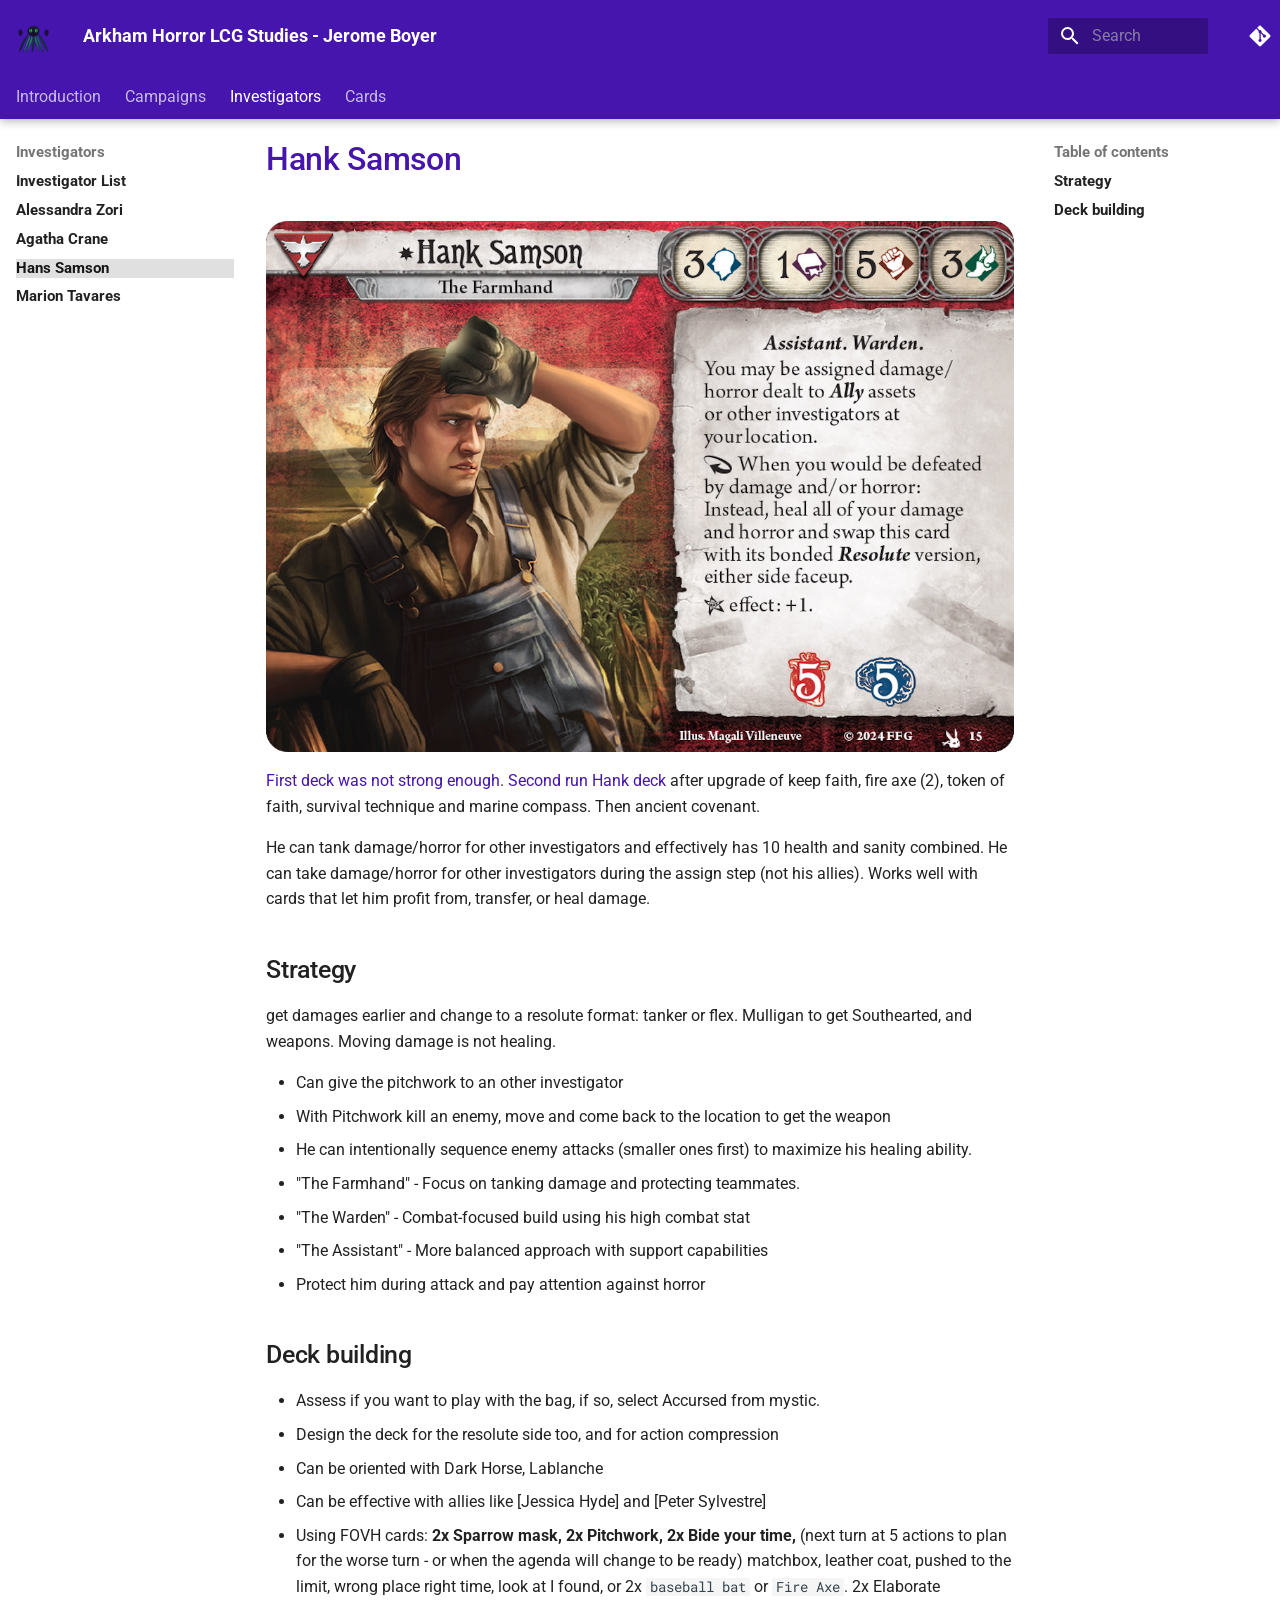
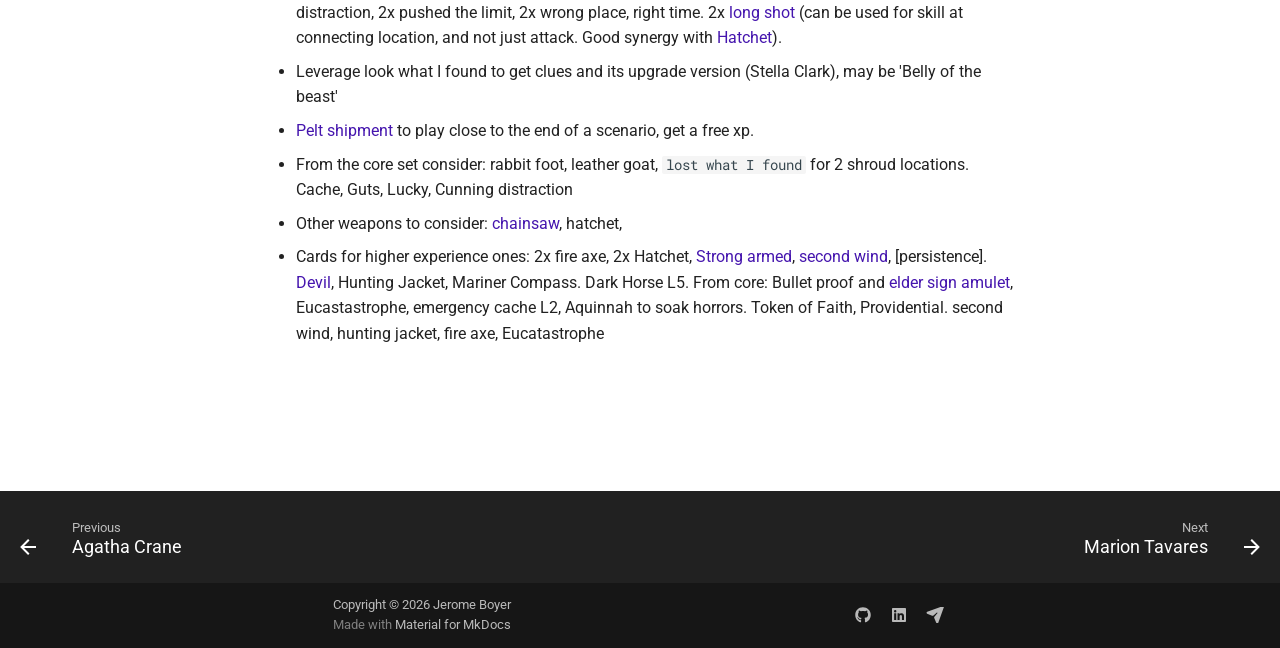
<file: investigators/hans_samson/index.html>
<!doctype html><html lang=en class=no-js> <head><meta charset=utf-8><meta name=viewport content="width=device-width,initial-scale=1"><link href=https://jbcodeforce.github.io/ah/investigators/hans_samson/ rel=canonical><link href=../agatha_crane/ rel=prev><link href=../marion_tavares/ rel=next><link rel=icon href=../../assets/logo.svg><meta name=generator content="mkdocs-1.6.1, mkdocs-material-9.7.7"><title>Hans Samson - Arkham Horror LCG Studies - Jerome Boyer</title><link rel=stylesheet href=../../assets/stylesheets/main.ec1eaa64.min.css><link rel=stylesheet href=../../assets/stylesheets/palette.ab4e12ef.min.css><link rel=preconnect href=https://fonts.gstatic.com crossorigin><link rel=stylesheet href="https://fonts.googleapis.com/css?family=Roboto:300,300i,400,400i,700,700i%7CRoboto+Mono:400,400i,700,700i&display=fallback"><style>:root{--md-text-font:"Roboto";--md-code-font:"Roboto Mono"}</style><link rel=stylesheet href=../../extra.css><script>__md_scope=new URL("../..",location),__md_hash=e=>[...e].reduce(((e,_)=>(e<<5)-e+_.charCodeAt(0)),0),__md_get=(e,_=localStorage,t=__md_scope)=>JSON.parse(_.getItem(t.pathname+"."+e)),__md_set=(e,_,t=localStorage,a=__md_scope)=>{try{t.setItem(a.pathname+"."+e,JSON.stringify(_))}catch(e){}}</script></head> <body dir=ltr data-md-color-scheme=default data-md-color-primary=indigo data-md-color-accent=indigo> <input class=md-toggle data-md-toggle=drawer type=checkbox id=__drawer autocomplete=off> <input class=md-toggle data-md-toggle=search type=checkbox id=__search autocomplete=off> <label class=md-overlay for=__drawer></label> <div data-md-component=skip> <a href=#hank-samson class=md-skip> Skip to content </a> </div> <div data-md-component=announce> </div> <header class="md-header md-header--shadow md-header--lifted" data-md-component=header> <nav class="md-header__inner md-grid" aria-label=Header> <a href=../.. title="Arkham Horror LCG Studies - Jerome Boyer" class="md-header__button md-logo" aria-label="Arkham Horror LCG Studies - Jerome Boyer" data-md-component=logo> <img src=../../assets/logo.svg alt=logo> </a> <label class="md-header__button md-icon" for=__drawer> <svg xmlns=http://www.w3.org/2000/svg viewbox="0 0 24 24"><path d="M3 6h18v2H3zm0 5h18v2H3zm0 5h18v2H3z"/></svg> </label> <div class=md-header__title data-md-component=header-title> <div class=md-header__ellipsis> <div class=md-header__topic> <span class=md-ellipsis> Arkham Horror LCG Studies - Jerome Boyer </span> </div> <div class=md-header__topic data-md-component=header-topic> <span class=md-ellipsis> Hans Samson </span> </div> </div> </div> <label class="md-header__button md-icon" for=__search> <svg xmlns=http://www.w3.org/2000/svg viewbox="0 0 24 24"><path d="M9.5 3A6.5 6.5 0 0 1 16 9.5c0 1.61-.59 3.09-1.56 4.23l.27.27h.79l5 5-1.5 1.5-5-5v-.79l-.27-.27A6.52 6.52 0 0 1 9.5 16 6.5 6.5 0 0 1 3 9.5 6.5 6.5 0 0 1 9.5 3m0 2C7 5 5 7 5 9.5S7 14 9.5 14 14 12 14 9.5 12 5 9.5 5"/></svg> </label> <div class=md-search data-md-component=search role=dialog> <label class=md-search__overlay for=__search></label> <div class=md-search__inner role=search> <form class=md-search__form name=search> <input type=text class=md-search__input name=query aria-label=Search placeholder=Search autocapitalize=off autocorrect=off autocomplete=off spellcheck=false data-md-component=search-query required> <label class="md-search__icon md-icon" for=__search> <svg xmlns=http://www.w3.org/2000/svg viewbox="0 0 24 24"><path d="M9.5 3A6.5 6.5 0 0 1 16 9.5c0 1.61-.59 3.09-1.56 4.23l.27.27h.79l5 5-1.5 1.5-5-5v-.79l-.27-.27A6.52 6.52 0 0 1 9.5 16 6.5 6.5 0 0 1 3 9.5 6.5 6.5 0 0 1 9.5 3m0 2C7 5 5 7 5 9.5S7 14 9.5 14 14 12 14 9.5 12 5 9.5 5"/></svg> <svg xmlns=http://www.w3.org/2000/svg viewbox="0 0 24 24"><path d="M20 11v2H8l5.5 5.5-1.42 1.42L4.16 12l7.92-7.92L13.5 5.5 8 11z"/></svg> </label> <nav class=md-search__options aria-label=Search> <button type=reset class="md-search__icon md-icon" title=Clear aria-label=Clear tabindex=-1> <svg xmlns=http://www.w3.org/2000/svg viewbox="0 0 24 24"><path d="M19 6.41 17.59 5 12 10.59 6.41 5 5 6.41 10.59 12 5 17.59 6.41 19 12 13.41 17.59 19 19 17.59 13.41 12z"/></svg> </button> </nav> <div class=md-search__suggest data-md-component=search-suggest></div> </form> <div class=md-search__output> <div class=md-search__scrollwrap tabindex=0 data-md-scrollfix> <div class=md-search-result data-md-component=search-result> <div class=md-search-result__meta> Initializing search </div> <ol class=md-search-result__list role=presentation></ol> </div> </div> </div> </div> </div> <div class=md-header__source> <a href=https://github.com/jbcodeforce/ah title="Go to repository" class=md-source data-md-component=source> <div class="md-source__icon md-icon"> <svg xmlns=http://www.w3.org/2000/svg viewbox="0 0 448 512"><!-- Font Awesome Free 7.1.0 by @fontawesome - https://fontawesome.com License - https://fontawesome.com/license/free (Icons: CC BY 4.0, Fonts: SIL OFL 1.1, Code: MIT License) Copyright 2025 Fonticons, Inc.--><path d="M439.6 236.1 244 40.5c-5.4-5.5-12.8-8.5-20.4-8.5s-15 3-20.4 8.4L162.5 81l51.5 51.5c27.1-9.1 52.7 16.8 43.4 43.7l49.7 49.7c34.2-11.8 61.2 31 35.5 56.7-26.5 26.5-70.2-2.9-56-37.3L240.3 199v121.9c25.3 12.5 22.3 41.8 9.1 55-6.4 6.4-15.2 10.1-24.3 10.1s-17.8-3.6-24.3-10.1c-17.6-17.6-11.1-46.9 11.2-56v-123c-20.8-8.5-24.6-30.7-18.6-45L142.6 101 8.5 235.1C3 240.6 0 247.9 0 255.5s3 15 8.5 20.4l195.6 195.7c5.4 5.4 12.7 8.4 20.4 8.4s15-3 20.4-8.4l194.7-194.7c5.4-5.4 8.4-12.8 8.4-20.4s-3-15-8.4-20.4"/></svg> </div> <div class=md-source__repository> GitHub </div> </a> </div> </nav> <nav class=md-tabs aria-label=Tabs data-md-component=tabs> <div class=md-grid> <ul class=md-tabs__list> <li class=md-tabs__item> <a href=../.. class=md-tabs__link> Introduction </a> </li> <li class=md-tabs__item> <a href=../../campaigns/ class=md-tabs__link> Campaigns </a> </li> <li class="md-tabs__item md-tabs__item--active"> <a href=../ class=md-tabs__link> Investigators </a> </li> <li class=md-tabs__item> <a href=../../cards/ class=md-tabs__link> Cards </a> </li> </ul> </div> </nav> </header> <div class=md-container data-md-component=container> <main class=md-main data-md-component=main> <div class="md-main__inner md-grid"> <div class="md-sidebar md-sidebar--primary" data-md-component=sidebar data-md-type=navigation> <div class=md-sidebar__scrollwrap> <div class=md-sidebar__inner> <nav class="md-nav md-nav--primary md-nav--lifted" aria-label=Navigation data-md-level=0> <label class=md-nav__title for=__drawer> <a href=../.. title="Arkham Horror LCG Studies - Jerome Boyer" class="md-nav__button md-logo" aria-label="Arkham Horror LCG Studies - Jerome Boyer" data-md-component=logo> <img src=../../assets/logo.svg alt=logo> </a> Arkham Horror LCG Studies - Jerome Boyer </label> <div class=md-nav__source> <a href=https://github.com/jbcodeforce/ah title="Go to repository" class=md-source data-md-component=source> <div class="md-source__icon md-icon"> <svg xmlns=http://www.w3.org/2000/svg viewbox="0 0 448 512"><!-- Font Awesome Free 7.1.0 by @fontawesome - https://fontawesome.com License - https://fontawesome.com/license/free (Icons: CC BY 4.0, Fonts: SIL OFL 1.1, Code: MIT License) Copyright 2025 Fonticons, Inc.--><path d="M439.6 236.1 244 40.5c-5.4-5.5-12.8-8.5-20.4-8.5s-15 3-20.4 8.4L162.5 81l51.5 51.5c27.1-9.1 52.7 16.8 43.4 43.7l49.7 49.7c34.2-11.8 61.2 31 35.5 56.7-26.5 26.5-70.2-2.9-56-37.3L240.3 199v121.9c25.3 12.5 22.3 41.8 9.1 55-6.4 6.4-15.2 10.1-24.3 10.1s-17.8-3.6-24.3-10.1c-17.6-17.6-11.1-46.9 11.2-56v-123c-20.8-8.5-24.6-30.7-18.6-45L142.6 101 8.5 235.1C3 240.6 0 247.9 0 255.5s3 15 8.5 20.4l195.6 195.7c5.4 5.4 12.7 8.4 20.4 8.4s15-3 20.4-8.4l194.7-194.7c5.4-5.4 8.4-12.8 8.4-20.4s-3-15-8.4-20.4"/></svg> </div> <div class=md-source__repository> GitHub </div> </a> </div> <ul class=md-nav__list data-md-scrollfix> <li class=md-nav__item> <a href=../.. class=md-nav__link> <span class=md-ellipsis> Introduction </span> </a> </li> <li class=md-nav__item> <a href=../../campaigns/ class=md-nav__link> <span class=md-ellipsis> Campaigns </span> </a> </li> <li class="md-nav__item md-nav__item--active md-nav__item--section md-nav__item--nested"> <input class="md-nav__toggle md-toggle " type=checkbox id=__nav_3 checked> <label class=md-nav__link for=__nav_3 id=__nav_3_label tabindex> <span class=md-ellipsis> Investigators </span> <span class="md-nav__icon md-icon"></span> </label> <nav class=md-nav data-md-level=1 aria-labelledby=__nav_3_label aria-expanded=true> <label class=md-nav__title for=__nav_3> <span class="md-nav__icon md-icon"></span> Investigators </label> <ul class=md-nav__list data-md-scrollfix> <li class=md-nav__item> <a href=../ class=md-nav__link> <span class=md-ellipsis> Investigator List </span> </a> </li> <li class=md-nav__item> <a href=../a_zorzi/ class=md-nav__link> <span class=md-ellipsis> Alessandra Zori </span> </a> </li> <li class=md-nav__item> <a href=../agatha_crane/ class=md-nav__link> <span class=md-ellipsis> Agatha Crane </span> </a> </li> <li class="md-nav__item md-nav__item--active"> <input class="md-nav__toggle md-toggle" type=checkbox id=__toc> <label class="md-nav__link md-nav__link--active" for=__toc> <span class=md-ellipsis> Hans Samson </span> <span class="md-nav__icon md-icon"></span> </label> <a href=./ class="md-nav__link md-nav__link--active"> <span class=md-ellipsis> Hans Samson </span> </a> <nav class="md-nav md-nav--secondary" aria-label="Table of contents"> <label class=md-nav__title for=__toc> <span class="md-nav__icon md-icon"></span> Table of contents </label> <ul class=md-nav__list data-md-component=toc data-md-scrollfix> <li class=md-nav__item> <a href=#strategy class=md-nav__link> <span class=md-ellipsis> Strategy </span> </a> </li> <li class=md-nav__item> <a href=#deck-building class=md-nav__link> <span class=md-ellipsis> Deck building </span> </a> </li> </ul> </nav> </li> <li class=md-nav__item> <a href=../marion_tavares/ class=md-nav__link> <span class=md-ellipsis> Marion Tavares </span> </a> </li> </ul> </nav> </li> <li class=md-nav__item> <a href=../../cards/ class=md-nav__link> <span class=md-ellipsis> Cards </span> </a> </li> </ul> </nav> </div> </div> </div> <div class="md-sidebar md-sidebar--secondary" data-md-component=sidebar data-md-type=toc> <div class=md-sidebar__scrollwrap> <div class=md-sidebar__inner> <nav class="md-nav md-nav--secondary" aria-label="Table of contents"> <label class=md-nav__title for=__toc> <span class="md-nav__icon md-icon"></span> Table of contents </label> <ul class=md-nav__list data-md-component=toc data-md-scrollfix> <li class=md-nav__item> <a href=#strategy class=md-nav__link> <span class=md-ellipsis> Strategy </span> </a> </li> <li class=md-nav__item> <a href=#deck-building class=md-nav__link> <span class=md-ellipsis> Deck building </span> </a> </li> </ul> </nav> </div> </div> </div> <div class=md-content data-md-component=content> <article class="md-content__inner md-typeset"> <h1 id=hank-samson><a href=https://arkhamdb.com/card/10015>Hank Samson</a><a class=headerlink href=#hank-samson title="Permanent link">&para;</a></h1> <figure> <img alt src=../images/10015.png> </figure> <p><a href=https://arkhamdb.com/deck/view/4254493>First deck was not strong enough</a>. <a href=https://arkhamdb.com/deck/view/4910692>Second run Hank deck</a> after upgrade of keep faith, fire axe (2), token of faith, survival technique and marine compass. Then ancient covenant.</p> <p>He can tank damage/horror for other investigators and effectively has 10 health and sanity combined. He can take damage/horror for other investigators during the assign step (not his allies). Works well with cards that let him profit from, transfer, or heal damage.</p> <h2 id=strategy>Strategy<a class=headerlink href=#strategy title="Permanent link">&para;</a></h2> <p>get damages earlier and change to a resolute format: tanker or flex. Mulligan to get Southearted, and weapons. Moving damage is not healing. </p> <ul> <li>Can give the pitchwork to an other investigator</li> <li>With Pitchwork kill an enemy, move and come back to the location to get the weapon</li> <li>He can intentionally sequence enemy attacks (smaller ones first) to maximize his healing ability.</li> <li>"The Farmhand" - Focus on tanking damage and protecting teammates.</li> <li>"The Warden" - Combat-focused build using his high combat stat</li> <li>"The Assistant" - More balanced approach with support capabilities</li> <li>Protect him during attack and pay attention against horror</li> </ul> <h2 id=deck-building>Deck building<a class=headerlink href=#deck-building title="Permanent link">&para;</a></h2> <ul> <li>Assess if you want to play with the bag, if so, select Accursed from mystic.</li> <li>Design the deck for the resolute side too, and for action compression</li> <li>Can be oriented with Dark Horse, Lablanche</li> <li>Can be effective with allies like [Jessica Hyde] and [Peter Sylvestre]</li> <li>Using FOVH cards: <strong>2x Sparrow mask, 2x Pitchwork, 2x Bide your time,</strong> (next turn at 5 actions to plan for the worse turn - or when the agenda will change to be ready) matchbox, leather coat, pushed to the limit, wrong place right time, look at I found, or 2x <code>baseball bat</code> or <code>Fire Axe</code>. 2x Elaborate distraction, 2x pushed the limit, 2x wrong place, right time. 2x <a href=https://arkhamdb.com/card/10116>long shot</a> (can be used for skill at connecting location, and not just attack. Good synergy with <a href=https://arkhamdb.com/card/10117>Hatchet</a>).</li> <li>Leverage look what I found to get clues and its upgrade version (Stella Clark), may be 'Belly of the beast' </li> <li><a href=https://arkhamdb.com/card/10109>Pelt shipment</a> to play close to the end of a scenario, get a free xp.</li> <li>From the core set consider: rabbit foot, leather goat, <code>lost what I found</code> for 2 shroud locations. Cache, Guts, Lucky, Cunning distraction </li> <li>Other weapons to consider: <a href=https://arkhamdb.com/card/60529>chainsaw</a>, hatchet, </li> <li>Cards for higher experience ones: 2x fire axe, 2x Hatchet, <a href=https://arkhamdb.com/card/10031>Strong armed</a>, <a href=https://arkhamdb.com/card/04149>second wind</a>, [persistence]. <a href=https://arkhamdb.com/card/10119>Devil</a>, Hunting Jacket, Mariner Compass. Dark Horse L5. From core: Bullet proof and <a href>elder sign amulet</a>, Eucastastrophe, emergency cache L2, Aquinnah to soak horrors. Token of Faith, Providential. second wind, hunting jacket, fire axe, Eucatastrophe</li> </ul> </article> </div> <script>var tabs=__md_get("__tabs");if(Array.isArray(tabs))e:for(var set of document.querySelectorAll(".tabbed-set")){var labels=set.querySelector(".tabbed-labels");for(var tab of tabs)for(var label of labels.getElementsByTagName("label"))if(label.innerText.trim()===tab){var input=document.getElementById(label.htmlFor);input.checked=!0;continue e}}</script> <script>var target=document.getElementById(location.hash.slice(1));target&&target.name&&(target.checked=target.name.startsWith("__tabbed_"))</script> </div> <button type=button class="md-top md-icon" data-md-component=top hidden> <svg xmlns=http://www.w3.org/2000/svg viewbox="0 0 24 24"><path d="M13 20h-2V8l-5.5 5.5-1.42-1.42L12 4.16l7.92 7.92-1.42 1.42L13 8z"/></svg> Back to top </button> </main> <footer class=md-footer> <nav class="md-footer__inner md-grid" aria-label=Footer> <a href=../agatha_crane/ class="md-footer__link md-footer__link--prev" aria-label="Previous: Agatha Crane"> <div class="md-footer__button md-icon"> <svg xmlns=http://www.w3.org/2000/svg viewbox="0 0 24 24"><path d="M20 11v2H8l5.5 5.5-1.42 1.42L4.16 12l7.92-7.92L13.5 5.5 8 11z"/></svg> </div> <div class=md-footer__title> <span class=md-footer__direction> Previous </span> <div class=md-ellipsis> Agatha Crane </div> </div> </a> <a href=../marion_tavares/ class="md-footer__link md-footer__link--next" aria-label="Next: Marion Tavares"> <div class=md-footer__title> <span class=md-footer__direction> Next </span> <div class=md-ellipsis> Marion Tavares </div> </div> <div class="md-footer__button md-icon"> <svg xmlns=http://www.w3.org/2000/svg viewbox="0 0 24 24"><path d="M4 11v2h12l-5.5 5.5 1.42 1.42L19.84 12l-7.92-7.92L10.5 5.5 16 11z"/></svg> </div> </a> </nav> <div class="md-footer-meta md-typeset"> <div class="md-footer-meta__inner md-grid"> <div class=md-copyright> <div class=md-copyright__highlight> Copyright &copy; 2026 Jerome Boyer </div> Made with <a href=https://squidfunk.github.io/mkdocs-material/ target=_blank rel=noopener> Material for MkDocs </a> </div> <div class=md-social> <a href=https://github.com/jbcodeforce target=_blank rel=noopener title=github.com class=md-social__link> <svg xmlns=http://www.w3.org/2000/svg viewbox="0 0 512 512"><!-- Font Awesome Free 7.1.0 by @fontawesome - https://fontawesome.com License - https://fontawesome.com/license/free (Icons: CC BY 4.0, Fonts: SIL OFL 1.1, Code: MIT License) Copyright 2025 Fonticons, Inc.--><path d="M173.9 397.4c0 2-2.3 3.6-5.2 3.6-3.3.3-5.6-1.3-5.6-3.6 0-2 2.3-3.6 5.2-3.6 3-.3 5.6 1.3 5.6 3.6m-31.1-4.5c-.7 2 1.3 4.3 4.3 4.9 2.6 1 5.6 0 6.2-2s-1.3-4.3-4.3-5.2c-2.6-.7-5.5.3-6.2 2.3m44.2-1.7c-2.9.7-4.9 2.6-4.6 4.9.3 2 2.9 3.3 5.9 2.6 2.9-.7 4.9-2.6 4.6-4.6-.3-1.9-3-3.2-5.9-2.9M252.8 8C114.1 8 8 113.3 8 252c0 110.9 69.8 205.8 169.5 239.2 12.8 2.3 17.3-5.6 17.3-12.1 0-6.2-.3-40.4-.3-61.4 0 0-70 15-84.7-29.8 0 0-11.4-29.1-27.8-36.6 0 0-22.9-15.7 1.6-15.4 0 0 24.9 2 38.6 25.8 21.9 38.6 58.6 27.5 72.9 20.9 2.3-16 8.8-27.1 16-33.7-55.9-6.2-112.3-14.3-112.3-110.5 0-27.5 7.6-41.3 23.6-58.9-2.6-6.5-11.1-33.3 2.6-67.9 20.9-6.5 69 27 69 27 20-5.6 41.5-8.5 62.8-8.5s42.8 2.9 62.8 8.5c0 0 48.1-33.6 69-27 13.7 34.7 5.2 61.4 2.6 67.9 16 17.7 25.8 31.5 25.8 58.9 0 96.5-58.9 104.2-114.8 110.5 9.2 7.9 17 22.9 17 46.4 0 33.7-.3 75.4-.3 83.6 0 6.5 4.6 14.4 17.3 12.1C436.2 457.8 504 362.9 504 252 504 113.3 391.5 8 252.8 8M105.2 352.9c-1.3 1-1 3.3.7 5.2 1.6 1.6 3.9 2.3 5.2 1 1.3-1 1-3.3-.7-5.2-1.6-1.6-3.9-2.3-5.2-1m-10.8-8.1c-.7 1.3.3 2.9 2.3 3.9 1.6 1 3.6.7 4.3-.7.7-1.3-.3-2.9-2.3-3.9-2-.6-3.6-.3-4.3.7m32.4 35.6c-1.6 1.3-1 4.3 1.3 6.2 2.3 2.3 5.2 2.6 6.5 1 1.3-1.3.7-4.3-1.3-6.2-2.2-2.3-5.2-2.6-6.5-1m-11.4-14.7c-1.6 1-1.6 3.6 0 5.9s4.3 3.3 5.6 2.3c1.6-1.3 1.6-3.9 0-6.2-1.4-2.3-4-3.3-5.6-2"/></svg> </a> <a href=https://linkedin.com/in/jeromeboyer target=_blank rel=noopener title=linkedin.com class=md-social__link> <svg xmlns=http://www.w3.org/2000/svg viewbox="0 0 448 512"><!-- Font Awesome Free 7.1.0 by @fontawesome - https://fontawesome.com License - https://fontawesome.com/license/free (Icons: CC BY 4.0, Fonts: SIL OFL 1.1, Code: MIT License) Copyright 2025 Fonticons, Inc.--><path d="M416 32H31.9C14.3 32 0 46.5 0 64.3v383.4C0 465.5 14.3 480 31.9 480H416c17.6 0 32-14.5 32-32.3V64.3c0-17.8-14.4-32.3-32-32.3M135.4 416H69V202.2h66.5V416zM102.2 96a38.5 38.5 0 1 1 0 77 38.5 38.5 0 1 1 0-77m282.1 320h-66.4V312c0-24.8-.5-56.7-34.5-56.7-34.6 0-39.9 27-39.9 54.9V416h-66.4V202.2h63.7v29.2h.9c8.9-16.8 30.6-34.5 62.9-34.5 67.2 0 79.7 44.3 79.7 101.9z"/></svg> </a> <a href target=_blank rel=noopener title class=md-social__link> <svg xmlns=http://www.w3.org/2000/svg viewbox="0 0 576 512"><!-- Font Awesome Free 7.1.0 by @fontawesome - https://fontawesome.com License - https://fontawesome.com/license/free (Icons: CC BY 4.0, Fonts: SIL OFL 1.1, Code: MIT License) Copyright 2025 Fonticons, Inc.--><path d="M536.4-26.3c9.8-3.5 20.6-1 28 6.3s9.8 18.2 6.3 28l-178 496.9c-5 13.9-18.1 23.1-32.8 23.1-14.2 0-27-8.6-32.3-21.7l-64.2-158c-4.5-11-2.5-23.6 5.2-32.6l94.5-112.4c5.1-6.1 4.7-15-.9-20.6s-14.6-6-20.6-.9l-112.4 94.3c-9.1 7.6-21.6 9.6-32.6 5.2L38.1 216.8c-13.1-5.3-21.7-18.1-21.7-32.3 0-14.7 9.2-27.8 23.1-32.8z"/></svg> </a> </div> </div> </div> </footer> </div> <div class=md-dialog data-md-component=dialog> <div class="md-dialog__inner md-typeset"></div> </div> <div class=md-progress data-md-component=progress role=progressbar></div> <script id=__config type=application/json>{"annotate": null, "base": "../..", "features": ["content.code.annotate", "content.code.copy", "content.tooltips", "content.tabs.link", "search.suggest", "search.highlight", "navigation.instant", "navigation.instant.progress", "navigation.tabs", "navigation.tabs.sticky", "navigation.tracking", "navigation.top", "navigation.footer"], "search": "../../assets/javascripts/workers/search.2c215733.min.js", "tags": null, "translations": {"clipboard.copied": "Copied to clipboard", "clipboard.copy": "Copy to clipboard", "search.result.more.one": "1 more on this page", "search.result.more.other": "# more on this page", "search.result.none": "No matching documents", "search.result.one": "1 matching document", "search.result.other": "# matching documents", "search.result.placeholder": "Type to start searching", "search.result.term.missing": "Missing", "select.version": "Select version"}, "version": null}</script> <script src=../../assets/javascripts/bundle.d7400e89.min.js></script> </body> </html>
</file>
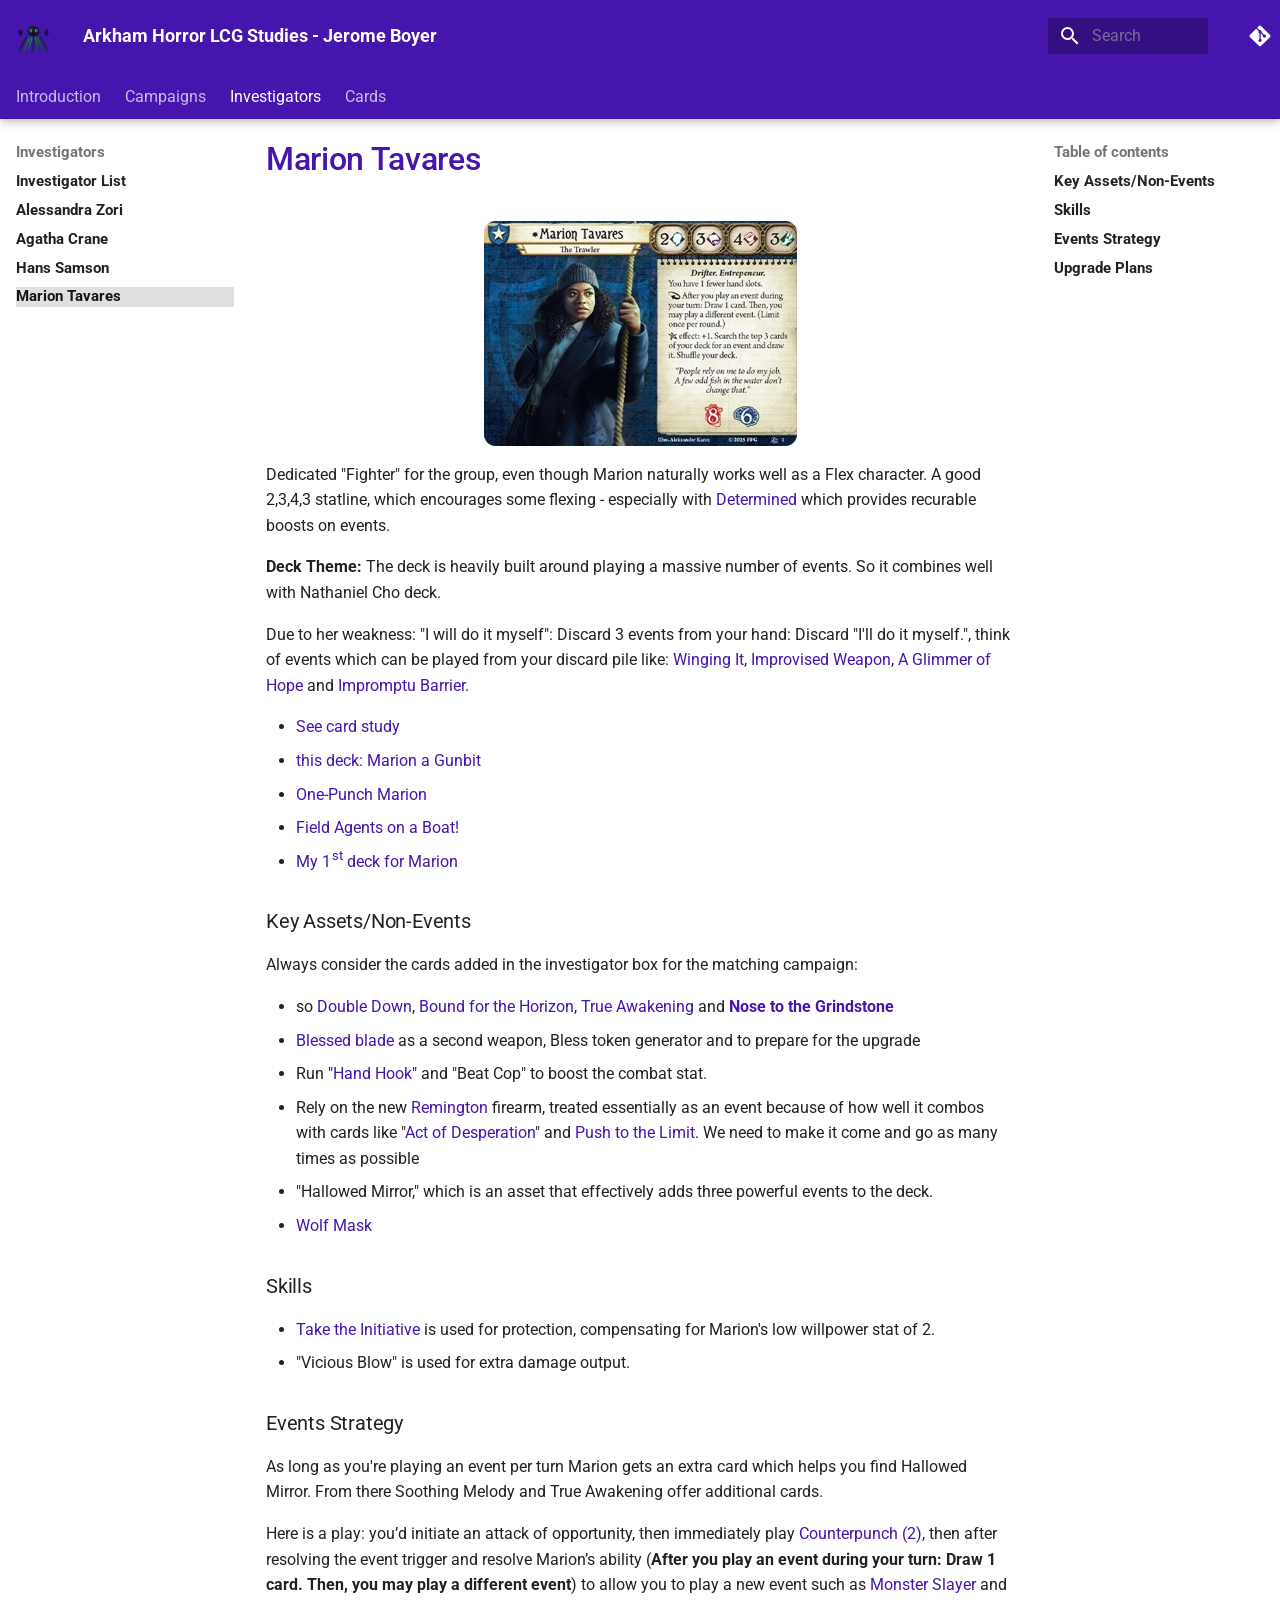
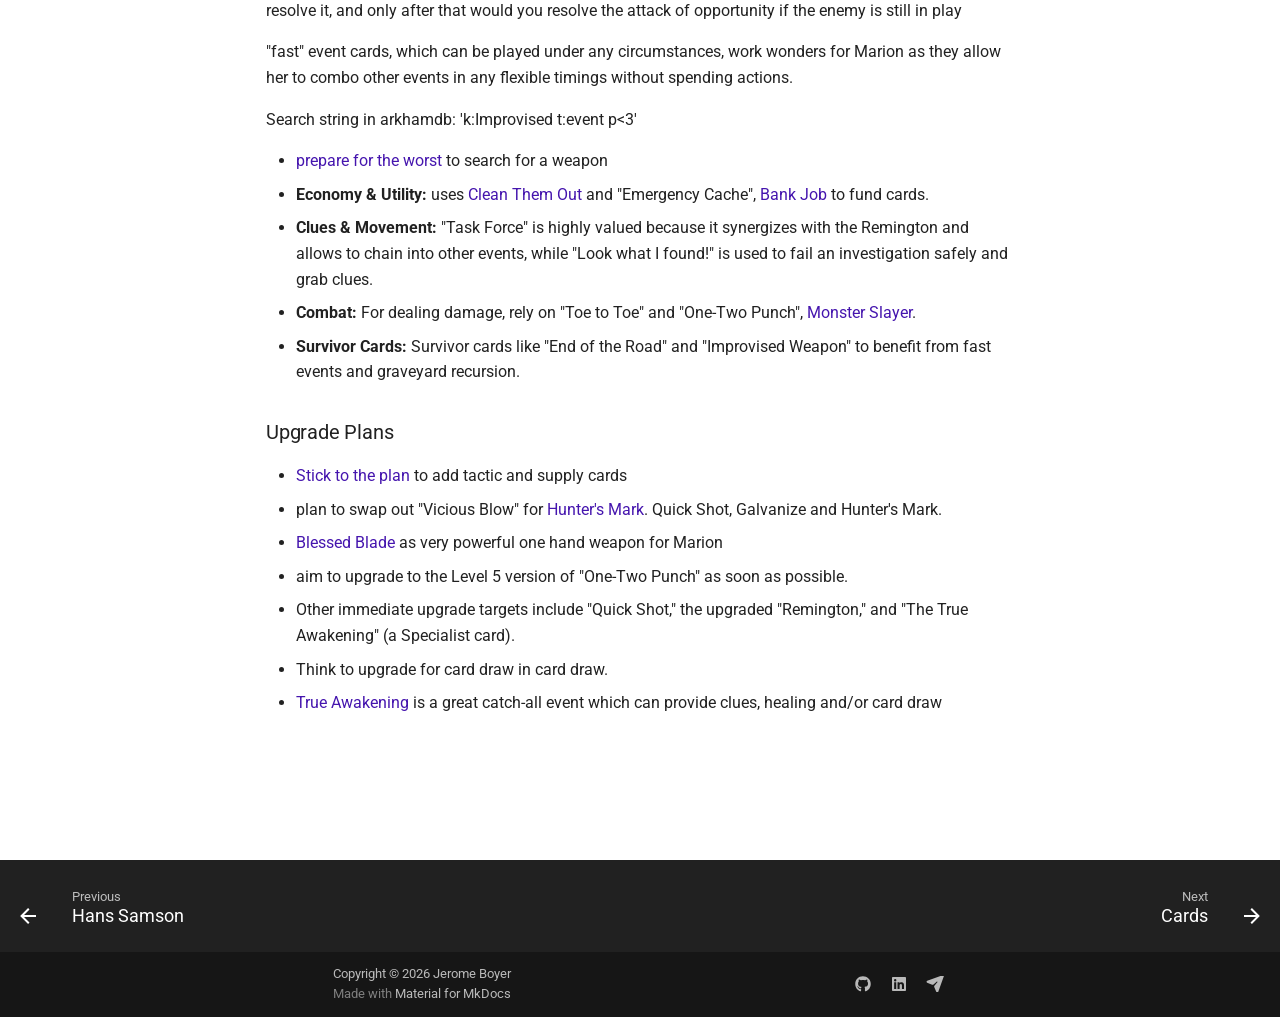
<file: investigators/marion_tavares/index.html>
<!doctype html><html lang=en class=no-js> <head><meta charset=utf-8><meta name=viewport content="width=device-width,initial-scale=1"><link href=https://jbcodeforce.github.io/ah/investigators/marion_tavares/ rel=canonical><link href=../hans_samson/ rel=prev><link href=../../cards/ rel=next><link rel=icon href=../../assets/logo.svg><meta name=generator content="mkdocs-1.6.1, mkdocs-material-9.7.7"><title>Marion Tavares - Arkham Horror LCG Studies - Jerome Boyer</title><link rel=stylesheet href=../../assets/stylesheets/main.ec1eaa64.min.css><link rel=stylesheet href=../../assets/stylesheets/palette.ab4e12ef.min.css><link rel=preconnect href=https://fonts.gstatic.com crossorigin><link rel=stylesheet href="https://fonts.googleapis.com/css?family=Roboto:300,300i,400,400i,700,700i%7CRoboto+Mono:400,400i,700,700i&display=fallback"><style>:root{--md-text-font:"Roboto";--md-code-font:"Roboto Mono"}</style><link rel=stylesheet href=../../extra.css><script>__md_scope=new URL("../..",location),__md_hash=e=>[...e].reduce(((e,_)=>(e<<5)-e+_.charCodeAt(0)),0),__md_get=(e,_=localStorage,t=__md_scope)=>JSON.parse(_.getItem(t.pathname+"."+e)),__md_set=(e,_,t=localStorage,a=__md_scope)=>{try{t.setItem(a.pathname+"."+e,JSON.stringify(_))}catch(e){}}</script></head> <body dir=ltr data-md-color-scheme=default data-md-color-primary=indigo data-md-color-accent=indigo> <input class=md-toggle data-md-toggle=drawer type=checkbox id=__drawer autocomplete=off> <input class=md-toggle data-md-toggle=search type=checkbox id=__search autocomplete=off> <label class=md-overlay for=__drawer></label> <div data-md-component=skip> <a href=#marion-tavares class=md-skip> Skip to content </a> </div> <div data-md-component=announce> </div> <header class="md-header md-header--shadow md-header--lifted" data-md-component=header> <nav class="md-header__inner md-grid" aria-label=Header> <a href=../.. title="Arkham Horror LCG Studies - Jerome Boyer" class="md-header__button md-logo" aria-label="Arkham Horror LCG Studies - Jerome Boyer" data-md-component=logo> <img src=../../assets/logo.svg alt=logo> </a> <label class="md-header__button md-icon" for=__drawer> <svg xmlns=http://www.w3.org/2000/svg viewbox="0 0 24 24"><path d="M3 6h18v2H3zm0 5h18v2H3zm0 5h18v2H3z"/></svg> </label> <div class=md-header__title data-md-component=header-title> <div class=md-header__ellipsis> <div class=md-header__topic> <span class=md-ellipsis> Arkham Horror LCG Studies - Jerome Boyer </span> </div> <div class=md-header__topic data-md-component=header-topic> <span class=md-ellipsis> Marion Tavares </span> </div> </div> </div> <label class="md-header__button md-icon" for=__search> <svg xmlns=http://www.w3.org/2000/svg viewbox="0 0 24 24"><path d="M9.5 3A6.5 6.5 0 0 1 16 9.5c0 1.61-.59 3.09-1.56 4.23l.27.27h.79l5 5-1.5 1.5-5-5v-.79l-.27-.27A6.52 6.52 0 0 1 9.5 16 6.5 6.5 0 0 1 3 9.5 6.5 6.5 0 0 1 9.5 3m0 2C7 5 5 7 5 9.5S7 14 9.5 14 14 12 14 9.5 12 5 9.5 5"/></svg> </label> <div class=md-search data-md-component=search role=dialog> <label class=md-search__overlay for=__search></label> <div class=md-search__inner role=search> <form class=md-search__form name=search> <input type=text class=md-search__input name=query aria-label=Search placeholder=Search autocapitalize=off autocorrect=off autocomplete=off spellcheck=false data-md-component=search-query required> <label class="md-search__icon md-icon" for=__search> <svg xmlns=http://www.w3.org/2000/svg viewbox="0 0 24 24"><path d="M9.5 3A6.5 6.5 0 0 1 16 9.5c0 1.61-.59 3.09-1.56 4.23l.27.27h.79l5 5-1.5 1.5-5-5v-.79l-.27-.27A6.52 6.52 0 0 1 9.5 16 6.5 6.5 0 0 1 3 9.5 6.5 6.5 0 0 1 9.5 3m0 2C7 5 5 7 5 9.5S7 14 9.5 14 14 12 14 9.5 12 5 9.5 5"/></svg> <svg xmlns=http://www.w3.org/2000/svg viewbox="0 0 24 24"><path d="M20 11v2H8l5.5 5.5-1.42 1.42L4.16 12l7.92-7.92L13.5 5.5 8 11z"/></svg> </label> <nav class=md-search__options aria-label=Search> <button type=reset class="md-search__icon md-icon" title=Clear aria-label=Clear tabindex=-1> <svg xmlns=http://www.w3.org/2000/svg viewbox="0 0 24 24"><path d="M19 6.41 17.59 5 12 10.59 6.41 5 5 6.41 10.59 12 5 17.59 6.41 19 12 13.41 17.59 19 19 17.59 13.41 12z"/></svg> </button> </nav> <div class=md-search__suggest data-md-component=search-suggest></div> </form> <div class=md-search__output> <div class=md-search__scrollwrap tabindex=0 data-md-scrollfix> <div class=md-search-result data-md-component=search-result> <div class=md-search-result__meta> Initializing search </div> <ol class=md-search-result__list role=presentation></ol> </div> </div> </div> </div> </div> <div class=md-header__source> <a href=https://github.com/jbcodeforce/ah title="Go to repository" class=md-source data-md-component=source> <div class="md-source__icon md-icon"> <svg xmlns=http://www.w3.org/2000/svg viewbox="0 0 448 512"><!-- Font Awesome Free 7.1.0 by @fontawesome - https://fontawesome.com License - https://fontawesome.com/license/free (Icons: CC BY 4.0, Fonts: SIL OFL 1.1, Code: MIT License) Copyright 2025 Fonticons, Inc.--><path d="M439.6 236.1 244 40.5c-5.4-5.5-12.8-8.5-20.4-8.5s-15 3-20.4 8.4L162.5 81l51.5 51.5c27.1-9.1 52.7 16.8 43.4 43.7l49.7 49.7c34.2-11.8 61.2 31 35.5 56.7-26.5 26.5-70.2-2.9-56-37.3L240.3 199v121.9c25.3 12.5 22.3 41.8 9.1 55-6.4 6.4-15.2 10.1-24.3 10.1s-17.8-3.6-24.3-10.1c-17.6-17.6-11.1-46.9 11.2-56v-123c-20.8-8.5-24.6-30.7-18.6-45L142.6 101 8.5 235.1C3 240.6 0 247.9 0 255.5s3 15 8.5 20.4l195.6 195.7c5.4 5.4 12.7 8.4 20.4 8.4s15-3 20.4-8.4l194.7-194.7c5.4-5.4 8.4-12.8 8.4-20.4s-3-15-8.4-20.4"/></svg> </div> <div class=md-source__repository> GitHub </div> </a> </div> </nav> <nav class=md-tabs aria-label=Tabs data-md-component=tabs> <div class=md-grid> <ul class=md-tabs__list> <li class=md-tabs__item> <a href=../.. class=md-tabs__link> Introduction </a> </li> <li class=md-tabs__item> <a href=../../campaigns/ class=md-tabs__link> Campaigns </a> </li> <li class="md-tabs__item md-tabs__item--active"> <a href=../ class=md-tabs__link> Investigators </a> </li> <li class=md-tabs__item> <a href=../../cards/ class=md-tabs__link> Cards </a> </li> </ul> </div> </nav> </header> <div class=md-container data-md-component=container> <main class=md-main data-md-component=main> <div class="md-main__inner md-grid"> <div class="md-sidebar md-sidebar--primary" data-md-component=sidebar data-md-type=navigation> <div class=md-sidebar__scrollwrap> <div class=md-sidebar__inner> <nav class="md-nav md-nav--primary md-nav--lifted" aria-label=Navigation data-md-level=0> <label class=md-nav__title for=__drawer> <a href=../.. title="Arkham Horror LCG Studies - Jerome Boyer" class="md-nav__button md-logo" aria-label="Arkham Horror LCG Studies - Jerome Boyer" data-md-component=logo> <img src=../../assets/logo.svg alt=logo> </a> Arkham Horror LCG Studies - Jerome Boyer </label> <div class=md-nav__source> <a href=https://github.com/jbcodeforce/ah title="Go to repository" class=md-source data-md-component=source> <div class="md-source__icon md-icon"> <svg xmlns=http://www.w3.org/2000/svg viewbox="0 0 448 512"><!-- Font Awesome Free 7.1.0 by @fontawesome - https://fontawesome.com License - https://fontawesome.com/license/free (Icons: CC BY 4.0, Fonts: SIL OFL 1.1, Code: MIT License) Copyright 2025 Fonticons, Inc.--><path d="M439.6 236.1 244 40.5c-5.4-5.5-12.8-8.5-20.4-8.5s-15 3-20.4 8.4L162.5 81l51.5 51.5c27.1-9.1 52.7 16.8 43.4 43.7l49.7 49.7c34.2-11.8 61.2 31 35.5 56.7-26.5 26.5-70.2-2.9-56-37.3L240.3 199v121.9c25.3 12.5 22.3 41.8 9.1 55-6.4 6.4-15.2 10.1-24.3 10.1s-17.8-3.6-24.3-10.1c-17.6-17.6-11.1-46.9 11.2-56v-123c-20.8-8.5-24.6-30.7-18.6-45L142.6 101 8.5 235.1C3 240.6 0 247.9 0 255.5s3 15 8.5 20.4l195.6 195.7c5.4 5.4 12.7 8.4 20.4 8.4s15-3 20.4-8.4l194.7-194.7c5.4-5.4 8.4-12.8 8.4-20.4s-3-15-8.4-20.4"/></svg> </div> <div class=md-source__repository> GitHub </div> </a> </div> <ul class=md-nav__list data-md-scrollfix> <li class=md-nav__item> <a href=../.. class=md-nav__link> <span class=md-ellipsis> Introduction </span> </a> </li> <li class=md-nav__item> <a href=../../campaigns/ class=md-nav__link> <span class=md-ellipsis> Campaigns </span> </a> </li> <li class="md-nav__item md-nav__item--active md-nav__item--section md-nav__item--nested"> <input class="md-nav__toggle md-toggle " type=checkbox id=__nav_3 checked> <label class=md-nav__link for=__nav_3 id=__nav_3_label tabindex> <span class=md-ellipsis> Investigators </span> <span class="md-nav__icon md-icon"></span> </label> <nav class=md-nav data-md-level=1 aria-labelledby=__nav_3_label aria-expanded=true> <label class=md-nav__title for=__nav_3> <span class="md-nav__icon md-icon"></span> Investigators </label> <ul class=md-nav__list data-md-scrollfix> <li class=md-nav__item> <a href=../ class=md-nav__link> <span class=md-ellipsis> Investigator List </span> </a> </li> <li class=md-nav__item> <a href=../a_zorzi/ class=md-nav__link> <span class=md-ellipsis> Alessandra Zori </span> </a> </li> <li class=md-nav__item> <a href=../agatha_crane/ class=md-nav__link> <span class=md-ellipsis> Agatha Crane </span> </a> </li> <li class=md-nav__item> <a href=../hans_samson/ class=md-nav__link> <span class=md-ellipsis> Hans Samson </span> </a> </li> <li class="md-nav__item md-nav__item--active"> <input class="md-nav__toggle md-toggle" type=checkbox id=__toc> <label class="md-nav__link md-nav__link--active" for=__toc> <span class=md-ellipsis> Marion Tavares </span> <span class="md-nav__icon md-icon"></span> </label> <a href=./ class="md-nav__link md-nav__link--active"> <span class=md-ellipsis> Marion Tavares </span> </a> <nav class="md-nav md-nav--secondary" aria-label="Table of contents"> <label class=md-nav__title for=__toc> <span class="md-nav__icon md-icon"></span> Table of contents </label> <ul class=md-nav__list data-md-component=toc data-md-scrollfix> <li class=md-nav__item> <a href=#key-assetsnon-events class=md-nav__link> <span class=md-ellipsis> Key Assets/Non-Events </span> </a> </li> <li class=md-nav__item> <a href=#skills class=md-nav__link> <span class=md-ellipsis> Skills </span> </a> </li> <li class=md-nav__item> <a href=#events-strategy class=md-nav__link> <span class=md-ellipsis> Events Strategy </span> </a> </li> <li class=md-nav__item> <a href=#upgrade-plans class=md-nav__link> <span class=md-ellipsis> Upgrade Plans </span> </a> </li> </ul> </nav> </li> </ul> </nav> </li> <li class=md-nav__item> <a href=../../cards/ class=md-nav__link> <span class=md-ellipsis> Cards </span> </a> </li> </ul> </nav> </div> </div> </div> <div class="md-sidebar md-sidebar--secondary" data-md-component=sidebar data-md-type=toc> <div class=md-sidebar__scrollwrap> <div class=md-sidebar__inner> <nav class="md-nav md-nav--secondary" aria-label="Table of contents"> <label class=md-nav__title for=__toc> <span class="md-nav__icon md-icon"></span> Table of contents </label> <ul class=md-nav__list data-md-component=toc data-md-scrollfix> <li class=md-nav__item> <a href=#key-assetsnon-events class=md-nav__link> <span class=md-ellipsis> Key Assets/Non-Events </span> </a> </li> <li class=md-nav__item> <a href=#skills class=md-nav__link> <span class=md-ellipsis> Skills </span> </a> </li> <li class=md-nav__item> <a href=#events-strategy class=md-nav__link> <span class=md-ellipsis> Events Strategy </span> </a> </li> <li class=md-nav__item> <a href=#upgrade-plans class=md-nav__link> <span class=md-ellipsis> Upgrade Plans </span> </a> </li> </ul> </nav> </div> </div> </div> <div class=md-content data-md-component=content> <article class="md-content__inner md-typeset"> <h1 id=marion-tavares><a href=https://arkhamdb.com/card/11001>Marion Tavares</a><a class=headerlink href=#marion-tavares title="Permanent link">&para;</a></h1> <figure> <img alt src=../images/11001.png> </figure> <p>Dedicated "Fighter" for the group, even though Marion naturally works well as a Flex character. A good 2,3,4,3 statline, which encourages some flexing - especially with <a href=https://arkhamdb.com/card/11002>Determined</a> which provides recurable boosts on events.</p> <p><strong>Deck Theme:</strong> The deck is heavily built around playing a massive number of events. So it combines well with Nathaniel Cho deck.</p> <p>Due to her weakness: "I will do it myself": Discard 3 events from your hand: Discard "I'll do it myself.", think of events which can be played from your discard pile like: <a href=https://arkhamdb.com/card/04272>Winging It</a>, <a href=https://arkhamdb.com/card/11092>Improvised Weapon</a>, <a href=https://arkhamdb.com/card/06245>A Glimmer of Hope</a> and <a href=https://arkhamdb.com/card/04312>Impromptu Barrier</a>.</p> <ul> <li><a href=https://arkhamdb.com/card/11001>See card study</a></li> <li><a href=https://arkhamdb.com/decklist/view/53619/marion-takes-a-gunbit-1.0>this deck: Marion a Gunbit</a> </li> <li><a href=https://arkhamdb.com/decklist/view/53705/one-punch-marion-tdc-blind-run-deck-guide-1.0>One-Punch Marion</a></li> <li><a href=https://arkhamdb.com/decklist/view/54200/field-agents-on-a-boat-hc-7-5k-guide-1.0>Field Agents on a Boat!</a></li> <li><a href="https://arkhamdb.com/deck/view/6166362?deck_name=The%20Adventures%20of%20Marion%20Tavares%20Drowned%20City">My 1<sup>st</sup> deck for Marion</a></li> </ul> <h3 id=key-assetsnon-events>Key Assets/Non-Events<a class=headerlink href=#key-assetsnon-events title="Permanent link">&para;</a></h3> <p>Always consider the cards added in the investigator box for the matching campaign:</p> <ul> <li>so <a href=https://arkhamdb.com/card/11107>Double Down</a>, <a href=https://arkhamdb.com/card/11102>Bound for the Horizon</a>, <a href=https://arkhamdb.com/card/11106>True Awakening</a> and <strong><a href=https://arkhamdb.com/card/11111>Nose to the Grindstone</a></strong></li> <li><a href=https://arkhamdb.com/card/07018>Blessed blade</a> as a second weapon, Bless token generator and to prepare for the upgrade</li> <li>Run "<a href=https://arkhamdb.com/card/11082>Hand Hook</a>" and "Beat Cop" to boost the combat stat.</li> <li>Rely on the new <a href=https://arkhamdb.com/card/11022>Remington</a> firearm, treated essentially as an event because of how well it combos with cards like "<a href=https://arkhamdb.com/card/05037>Act of Desperation</a>" and <a href=https://arkhamdb.com/card/10113>Push to the Limit</a>. We need to make it come and go as many times as possible</li> <li>"Hallowed Mirror," which is an asset that effectively adds three powerful events to the deck.</li> <li><a href=https://arkhamdb.com/card/10023>Wolf Mask</a></li> </ul> <h3 id=skills>Skills<a class=headerlink href=#skills title="Permanent link">&para;</a></h3> <ul> <li><a href=https://arkhamdb.com/card/04150>Take the Initiative</a> is used for protection, compensating for Marion's low willpower stat of 2.</li> <li>"Vicious Blow" is used for extra damage output.</li> </ul> <h3 id=events-strategy>Events Strategy<a class=headerlink href=#events-strategy title="Permanent link">&para;</a></h3> <p>As long as you're playing an event per turn Marion gets an extra card which helps you find Hallowed Mirror. From there Soothing Melody and True Awakening offer additional cards. </p> <p>Here is a play: you’d initiate an attack of opportunity, then immediately play <a href=https://arkhamdb.com/card/60122>Counterpunch (2)</a>, then after resolving the event trigger and resolve Marion’s ability (<strong>After you play an event during your turn: Draw 1 card. Then, you may play a different event</strong>) to allow you to play a new event such as <a href=https://arkhamdb.com/card/60116>Monster Slayer</a> and resolve it, and only after that would you resolve the attack of opportunity if the enemy is still in play</p> <p>"fast" event cards, which can be played under any circumstances, work wonders for Marion as they allow her to combo other events in any flexible timings without spending actions.</p> <p>Search string in arkhamdb: 'k:Improvised t:event p&lt;3' </p> <ul> <li><a href=https://arkhamdb.com/card/09036>prepare for the worst</a> to search for a weapon</li> <li><strong>Economy &amp; Utility:</strong> uses <a href=https://arkhamdb.com/card/60111>Clean Them Out</a> and "Emergency Cache", <a href=https://arkhamdb.com/card/10069>Bank Job</a> to fund cards.</li> <li><strong>Clues &amp; Movement:</strong> "Task Force" is highly valued because it synergizes with the Remington and allows to chain into other events, while "Look what I found!" is used to fail an investigation safely and grab clues.</li> <li><strong>Combat:</strong> For dealing damage, rely on "Toe to Toe" and "One-Two Punch", <a href=https://arkhamdb.com/card/60116>Monster Slayer</a>.</li> <li><strong>Survivor Cards:</strong> Survivor cards like "End of the Road" and "Improvised Weapon" to benefit from fast events and graveyard recursion.</li> </ul> <h3 id=upgrade-plans>Upgrade Plans<a class=headerlink href=#upgrade-plans title="Permanent link">&para;</a></h3> <ul> <li><a href=https://arkhamdb.com/card/03264>Stick to the plan</a> to add tactic and supply cards</li> <li>plan to swap out "Vicious Blow" for <a href=https://arkhamdb.com/card/11026>Hunter's Mark</a>. Quick Shot, Galvanize and Hunter's Mark.</li> <li><a href=https://arkhamdb.com/card/10034>Blessed Blade</a> as very powerful one hand weapon for Marion</li> <li>aim to upgrade to the Level 5 version of "One-Two Punch" as soon as possible.</li> <li>Other immediate upgrade targets include "Quick Shot," the upgraded "Remington," and "The True Awakening" (a Specialist card).</li> <li>Think to upgrade for card draw in card draw.</li> <li><a href=https://arkhamdb.com/card/11106>True Awakening</a> is a great catch-all event which can provide clues, healing and/or card draw</li> </ul> </article> </div> <script>var tabs=__md_get("__tabs");if(Array.isArray(tabs))e:for(var set of document.querySelectorAll(".tabbed-set")){var labels=set.querySelector(".tabbed-labels");for(var tab of tabs)for(var label of labels.getElementsByTagName("label"))if(label.innerText.trim()===tab){var input=document.getElementById(label.htmlFor);input.checked=!0;continue e}}</script> <script>var target=document.getElementById(location.hash.slice(1));target&&target.name&&(target.checked=target.name.startsWith("__tabbed_"))</script> </div> <button type=button class="md-top md-icon" data-md-component=top hidden> <svg xmlns=http://www.w3.org/2000/svg viewbox="0 0 24 24"><path d="M13 20h-2V8l-5.5 5.5-1.42-1.42L12 4.16l7.92 7.92-1.42 1.42L13 8z"/></svg> Back to top </button> </main> <footer class=md-footer> <nav class="md-footer__inner md-grid" aria-label=Footer> <a href=../hans_samson/ class="md-footer__link md-footer__link--prev" aria-label="Previous: Hans Samson"> <div class="md-footer__button md-icon"> <svg xmlns=http://www.w3.org/2000/svg viewbox="0 0 24 24"><path d="M20 11v2H8l5.5 5.5-1.42 1.42L4.16 12l7.92-7.92L13.5 5.5 8 11z"/></svg> </div> <div class=md-footer__title> <span class=md-footer__direction> Previous </span> <div class=md-ellipsis> Hans Samson </div> </div> </a> <a href=../../cards/ class="md-footer__link md-footer__link--next" aria-label="Next: Cards"> <div class=md-footer__title> <span class=md-footer__direction> Next </span> <div class=md-ellipsis> Cards </div> </div> <div class="md-footer__button md-icon"> <svg xmlns=http://www.w3.org/2000/svg viewbox="0 0 24 24"><path d="M4 11v2h12l-5.5 5.5 1.42 1.42L19.84 12l-7.92-7.92L10.5 5.5 16 11z"/></svg> </div> </a> </nav> <div class="md-footer-meta md-typeset"> <div class="md-footer-meta__inner md-grid"> <div class=md-copyright> <div class=md-copyright__highlight> Copyright &copy; 2026 Jerome Boyer </div> Made with <a href=https://squidfunk.github.io/mkdocs-material/ target=_blank rel=noopener> Material for MkDocs </a> </div> <div class=md-social> <a href=https://github.com/jbcodeforce target=_blank rel=noopener title=github.com class=md-social__link> <svg xmlns=http://www.w3.org/2000/svg viewbox="0 0 512 512"><!-- Font Awesome Free 7.1.0 by @fontawesome - https://fontawesome.com License - https://fontawesome.com/license/free (Icons: CC BY 4.0, Fonts: SIL OFL 1.1, Code: MIT License) Copyright 2025 Fonticons, Inc.--><path d="M173.9 397.4c0 2-2.3 3.6-5.2 3.6-3.3.3-5.6-1.3-5.6-3.6 0-2 2.3-3.6 5.2-3.6 3-.3 5.6 1.3 5.6 3.6m-31.1-4.5c-.7 2 1.3 4.3 4.3 4.9 2.6 1 5.6 0 6.2-2s-1.3-4.3-4.3-5.2c-2.6-.7-5.5.3-6.2 2.3m44.2-1.7c-2.9.7-4.9 2.6-4.6 4.9.3 2 2.9 3.3 5.9 2.6 2.9-.7 4.9-2.6 4.6-4.6-.3-1.9-3-3.2-5.9-2.9M252.8 8C114.1 8 8 113.3 8 252c0 110.9 69.8 205.8 169.5 239.2 12.8 2.3 17.3-5.6 17.3-12.1 0-6.2-.3-40.4-.3-61.4 0 0-70 15-84.7-29.8 0 0-11.4-29.1-27.8-36.6 0 0-22.9-15.7 1.6-15.4 0 0 24.9 2 38.6 25.8 21.9 38.6 58.6 27.5 72.9 20.9 2.3-16 8.8-27.1 16-33.7-55.9-6.2-112.3-14.3-112.3-110.5 0-27.5 7.6-41.3 23.6-58.9-2.6-6.5-11.1-33.3 2.6-67.9 20.9-6.5 69 27 69 27 20-5.6 41.5-8.5 62.8-8.5s42.8 2.9 62.8 8.5c0 0 48.1-33.6 69-27 13.7 34.7 5.2 61.4 2.6 67.9 16 17.7 25.8 31.5 25.8 58.9 0 96.5-58.9 104.2-114.8 110.5 9.2 7.9 17 22.9 17 46.4 0 33.7-.3 75.4-.3 83.6 0 6.5 4.6 14.4 17.3 12.1C436.2 457.8 504 362.9 504 252 504 113.3 391.5 8 252.8 8M105.2 352.9c-1.3 1-1 3.3.7 5.2 1.6 1.6 3.9 2.3 5.2 1 1.3-1 1-3.3-.7-5.2-1.6-1.6-3.9-2.3-5.2-1m-10.8-8.1c-.7 1.3.3 2.9 2.3 3.9 1.6 1 3.6.7 4.3-.7.7-1.3-.3-2.9-2.3-3.9-2-.6-3.6-.3-4.3.7m32.4 35.6c-1.6 1.3-1 4.3 1.3 6.2 2.3 2.3 5.2 2.6 6.5 1 1.3-1.3.7-4.3-1.3-6.2-2.2-2.3-5.2-2.6-6.5-1m-11.4-14.7c-1.6 1-1.6 3.6 0 5.9s4.3 3.3 5.6 2.3c1.6-1.3 1.6-3.9 0-6.2-1.4-2.3-4-3.3-5.6-2"/></svg> </a> <a href=https://linkedin.com/in/jeromeboyer target=_blank rel=noopener title=linkedin.com class=md-social__link> <svg xmlns=http://www.w3.org/2000/svg viewbox="0 0 448 512"><!-- Font Awesome Free 7.1.0 by @fontawesome - https://fontawesome.com License - https://fontawesome.com/license/free (Icons: CC BY 4.0, Fonts: SIL OFL 1.1, Code: MIT License) Copyright 2025 Fonticons, Inc.--><path d="M416 32H31.9C14.3 32 0 46.5 0 64.3v383.4C0 465.5 14.3 480 31.9 480H416c17.6 0 32-14.5 32-32.3V64.3c0-17.8-14.4-32.3-32-32.3M135.4 416H69V202.2h66.5V416zM102.2 96a38.5 38.5 0 1 1 0 77 38.5 38.5 0 1 1 0-77m282.1 320h-66.4V312c0-24.8-.5-56.7-34.5-56.7-34.6 0-39.9 27-39.9 54.9V416h-66.4V202.2h63.7v29.2h.9c8.9-16.8 30.6-34.5 62.9-34.5 67.2 0 79.7 44.3 79.7 101.9z"/></svg> </a> <a href target=_blank rel=noopener title class=md-social__link> <svg xmlns=http://www.w3.org/2000/svg viewbox="0 0 576 512"><!-- Font Awesome Free 7.1.0 by @fontawesome - https://fontawesome.com License - https://fontawesome.com/license/free (Icons: CC BY 4.0, Fonts: SIL OFL 1.1, Code: MIT License) Copyright 2025 Fonticons, Inc.--><path d="M536.4-26.3c9.8-3.5 20.6-1 28 6.3s9.8 18.2 6.3 28l-178 496.9c-5 13.9-18.1 23.1-32.8 23.1-14.2 0-27-8.6-32.3-21.7l-64.2-158c-4.5-11-2.5-23.6 5.2-32.6l94.5-112.4c5.1-6.1 4.7-15-.9-20.6s-14.6-6-20.6-.9l-112.4 94.3c-9.1 7.6-21.6 9.6-32.6 5.2L38.1 216.8c-13.1-5.3-21.7-18.1-21.7-32.3 0-14.7 9.2-27.8 23.1-32.8z"/></svg> </a> </div> </div> </div> </footer> </div> <div class=md-dialog data-md-component=dialog> <div class="md-dialog__inner md-typeset"></div> </div> <div class=md-progress data-md-component=progress role=progressbar></div> <script id=__config type=application/json>{"annotate": null, "base": "../..", "features": ["content.code.annotate", "content.code.copy", "content.tooltips", "content.tabs.link", "search.suggest", "search.highlight", "navigation.instant", "navigation.instant.progress", "navigation.tabs", "navigation.tabs.sticky", "navigation.tracking", "navigation.top", "navigation.footer"], "search": "../../assets/javascripts/workers/search.2c215733.min.js", "tags": null, "translations": {"clipboard.copied": "Copied to clipboard", "clipboard.copy": "Copy to clipboard", "search.result.more.one": "1 more on this page", "search.result.more.other": "# more on this page", "search.result.none": "No matching documents", "search.result.one": "1 matching document", "search.result.other": "# matching documents", "search.result.placeholder": "Type to start searching", "search.result.term.missing": "Missing", "select.version": "Select version"}, "version": null}</script> <script src=../../assets/javascripts/bundle.d7400e89.min.js></script> </body> </html>
</file>
